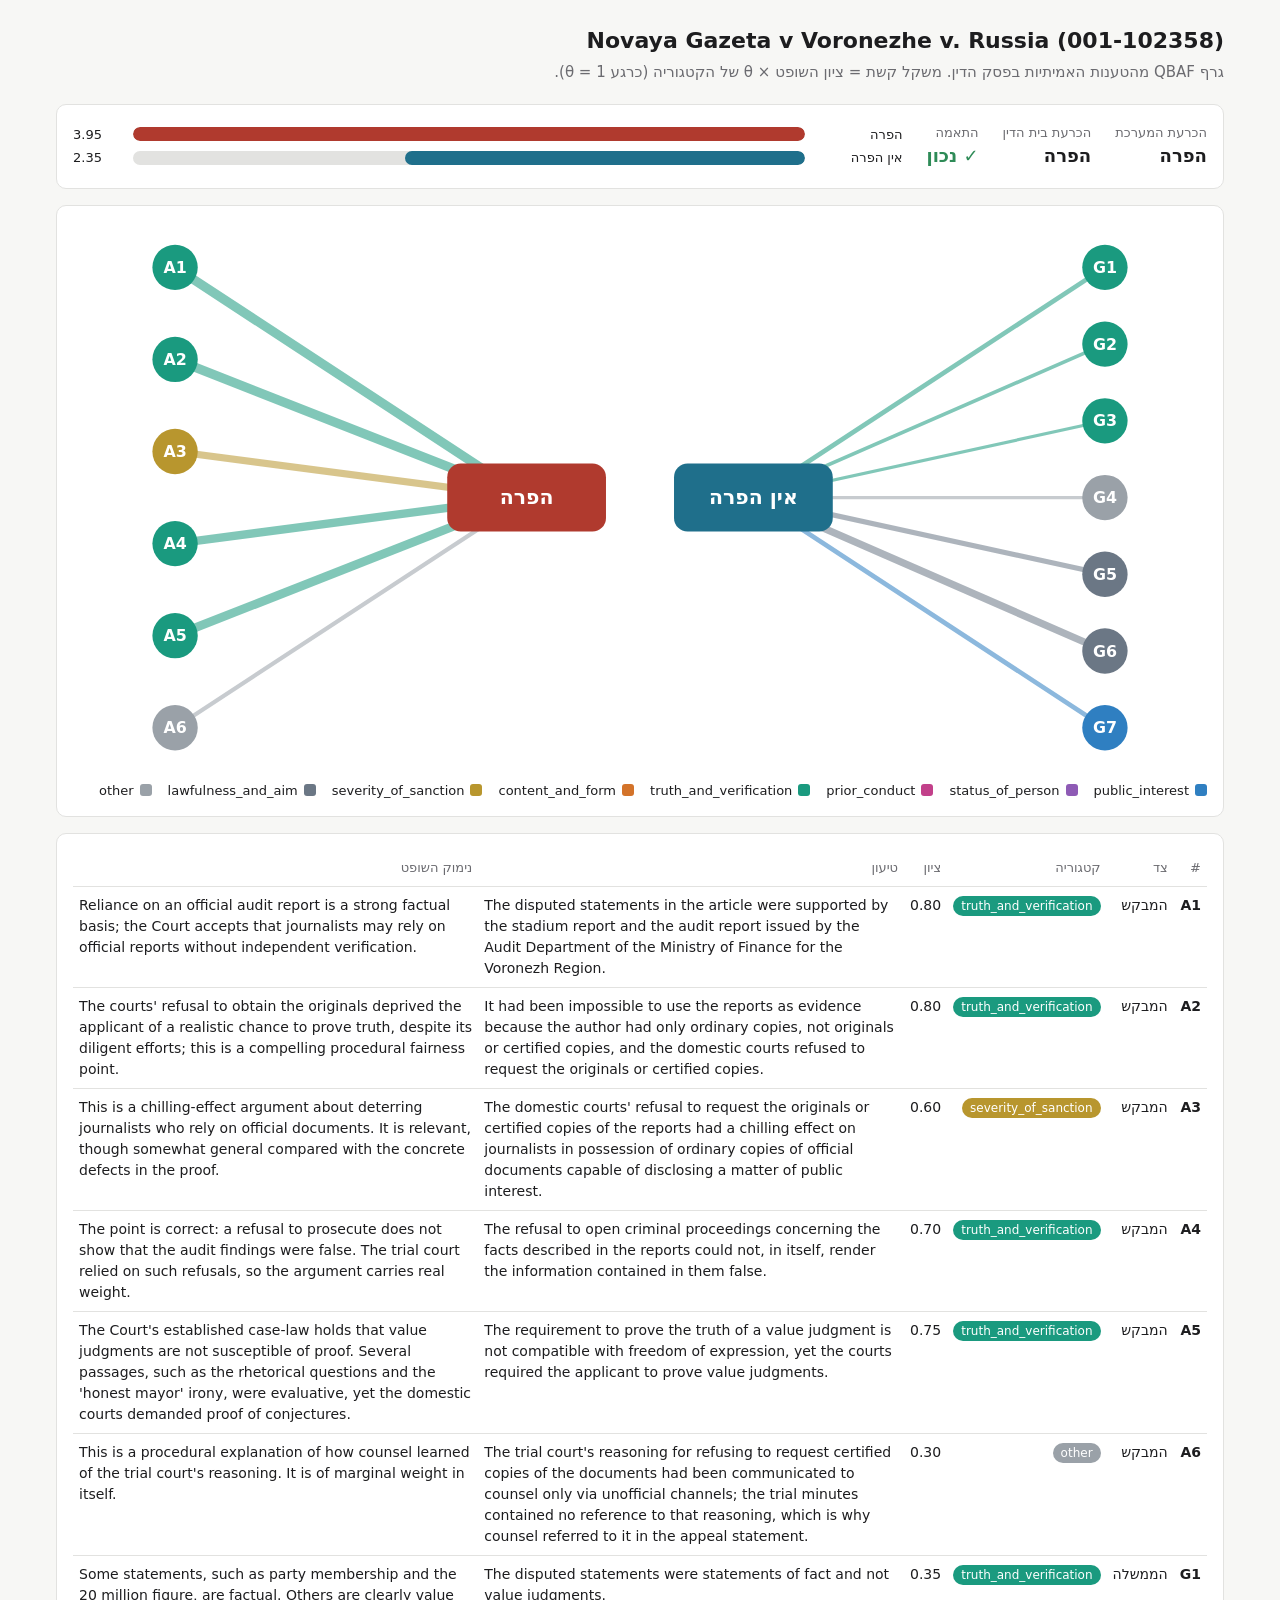
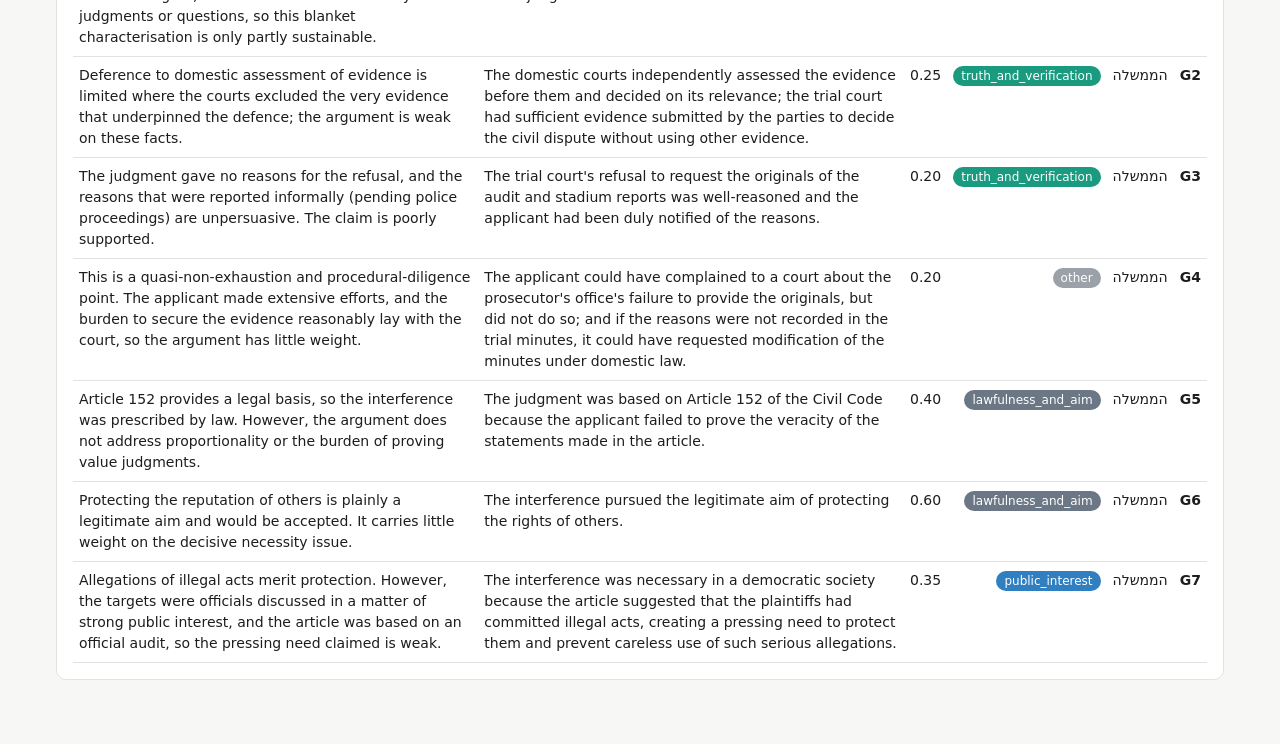
<file: data/graphs/001-102358.html>
<!doctype html>
<html lang="he" dir="rtl">
<head>
<meta charset="utf-8">
<meta name="viewport" content="width=device-width, initial-scale=1">
<title>QBAF Graph</title>
<style>
  :root {
    --bg: #f7f7f5; --panel: #ffffff; --text: #1d1d1f; --muted: #6b6b70; --line: #e2e2e0;
    --violation: #b03a2e; --no-violation: #1f6f8b;
  }
  @media (prefers-color-scheme: dark) {
    :root { --bg: #161618; --panel: #1f1f22; --text: #ececee; --muted: #9a9aa0; --line: #333338;
            --violation: #e06c5f; --no-violation: #5fb3d1; }
  }
  * { box-sizing: border-box; }
  body { margin: 0; background: var(--bg); color: var(--text);
         font: 15px/1.5 system-ui, -apple-system, "Segoe UI", Arial, sans-serif; }
  main { max-width: 1200px; margin: 0 auto; padding: 24px 16px 48px; }
  h1 { font-size: 22px; margin: 0 0 4px; }
  .sub { color: var(--muted); margin: 0 0 20px; }
  .panel { background: var(--panel); border: 1px solid var(--line); border-radius: 10px; padding: 16px; margin-bottom: 16px; }
  .verdict { display: flex; flex-wrap: wrap; gap: 24px; align-items: center; }
  .verdict .item b { display: block; font-size: 13px; color: var(--muted); font-weight: 500; }
  .verdict .item span { font-size: 18px; font-weight: 600; }
  .ok { color: #2e8b57; } .bad { color: #c0392b; }
  .bars { flex: 1 1 320px; }
  .bar { display: flex; align-items: center; gap: 8px; margin: 4px 0; }
  .bar .label { width: 90px; font-size: 13px; }
  .bar .track { flex: 1; height: 14px; background: var(--line); border-radius: 7px; overflow: hidden; }
  .bar .fill { height: 100%; border-radius: 7px; }
  .bar .num { width: 52px; font-variant-numeric: tabular-nums; font-size: 13px; text-align: left; }
  svg { width: 100%; height: auto; display: block; }
  .legend { display: flex; flex-wrap: wrap; gap: 6px 16px; font-size: 13px; margin-top: 8px; }
  .legend i { display: inline-block; width: 12px; height: 12px; border-radius: 3px; margin-left: 6px; vertical-align: -1px; }
  table { width: 100%; border-collapse: collapse; font-size: 14px; }
  th, td { text-align: right; padding: 8px 6px; border-bottom: 1px solid var(--line); vertical-align: top; }
  th { color: var(--muted); font-weight: 500; font-size: 13px; }
  td.en { direction: ltr; text-align: left; }
  tr.selected { background: color-mix(in srgb, var(--no-violation) 14%, transparent); }
  .chip { display: inline-block; padding: 1px 8px; border-radius: 10px; color: #fff; font-size: 12px; white-space: nowrap; }
  .table-wrap { overflow-x: auto; }
  .node { cursor: pointer; }
</style>
</head>
<body>
<main>
  <h1 id="title"></h1>
  <p class="sub">גרף QBAF מהטענות האמיתיות בפסק הדין. משקל קשת = ציון השופט × θ של הקטגוריה (כרגע θ = 1).</p>

  <section class="panel verdict">
    <div class="item"><b>הכרעת המערכת</b><span id="predicted"></span></div>
    <div class="item"><b>הכרעת בית הדין</b><span id="actual"></span></div>
    <div class="item"><b>התאמה</b><span id="match"></span></div>
    <div class="bars" id="bars"></div>
  </section>

  <section class="panel">
    <svg id="graph" role="img" aria-label="QBAF graph"></svg>
    <div class="legend" id="legend"></div>
  </section>

  <section class="panel table-wrap">
    <table>
      <thead><tr><th>#</th><th>צד</th><th>קטגוריה</th><th>ציון</th><th>טיעון</th><th>נימוק השופט</th></tr></thead>
      <tbody id="rows"></tbody>
    </table>
  </section>
</main>
<script>
const DATA = {
  "caseId" : "001-102358",
  "title" : "Novaya Gazeta v Voronezhe v. Russia",
  "actualOutcome" : "violation",
  "predictedOutcome" : "violation",
  "scores" : {
    "violation" : 3.95,
    "no_violation" : 2.35
  },
  "arguments" : [ {
    "id" : "A1",
    "side" : "applicant",
    "text" : "The disputed statements in the article were supported by the stadium report and the audit report issued by the Audit Department of the Ministry of Finance for the Voronezh Region.",
    "category" : "truth_and_verification",
    "strength" : 0.8,
    "weight" : 0.8,
    "supports" : "violation",
    "rationale" : "Reliance on an official audit report is a strong factual basis; the Court accepts that journalists may rely on official reports without independent verification."
  }, {
    "id" : "A2",
    "side" : "applicant",
    "text" : "It had been impossible to use the reports as evidence because the author had only ordinary copies, not originals or certified copies, and the domestic courts refused to request the originals or certified copies.",
    "category" : "truth_and_verification",
    "strength" : 0.8,
    "weight" : 0.8,
    "supports" : "violation",
    "rationale" : "The courts' refusal to obtain the originals deprived the applicant of a realistic chance to prove truth, despite its diligent efforts; this is a compelling procedural fairness point."
  }, {
    "id" : "A3",
    "side" : "applicant",
    "text" : "The domestic courts' refusal to request the originals or certified copies of the reports had a chilling effect on journalists in possession of ordinary copies of official documents capable of disclosing a matter of public interest.",
    "category" : "severity_of_sanction",
    "strength" : 0.6,
    "weight" : 0.6,
    "supports" : "violation",
    "rationale" : "This is a chilling-effect argument about deterring journalists who rely on official documents. It is relevant, though somewhat general compared with the concrete defects in the proof."
  }, {
    "id" : "A4",
    "side" : "applicant",
    "text" : "The refusal to open criminal proceedings concerning the facts described in the reports could not, in itself, render the information contained in them false.",
    "category" : "truth_and_verification",
    "strength" : 0.7,
    "weight" : 0.7,
    "supports" : "violation",
    "rationale" : "The point is correct: a refusal to prosecute does not show that the audit findings were false. The trial court relied on such refusals, so the argument carries real weight."
  }, {
    "id" : "A5",
    "side" : "applicant",
    "text" : "The requirement to prove the truth of a value judgment is not compatible with freedom of expression, yet the courts required the applicant to prove value judgments.",
    "category" : "truth_and_verification",
    "strength" : 0.75,
    "weight" : 0.75,
    "supports" : "violation",
    "rationale" : "The Court's established case-law holds that value judgments are not susceptible of proof. Several passages, such as the rhetorical questions and the 'honest mayor' irony, were evaluative, yet the domestic courts demanded proof of conjectures."
  }, {
    "id" : "A6",
    "side" : "applicant",
    "text" : "The trial court's reasoning for refusing to request certified copies of the documents had been communicated to counsel only via unofficial channels; the trial minutes contained no reference to that reasoning, which is why counsel referred to it in the appeal statement.",
    "category" : "other",
    "strength" : 0.3,
    "weight" : 0.3,
    "supports" : "violation",
    "rationale" : "This is a procedural explanation of how counsel learned of the trial court's reasoning. It is of marginal weight in itself."
  }, {
    "id" : "G1",
    "side" : "government",
    "text" : "The disputed statements were statements of fact and not value judgments.",
    "category" : "truth_and_verification",
    "strength" : 0.35,
    "weight" : 0.35,
    "supports" : "no_violation",
    "rationale" : "Some statements, such as party membership and the 20 million figure, are factual. Others are clearly value judgments or questions, so this blanket characterisation is only partly sustainable."
  }, {
    "id" : "G2",
    "side" : "government",
    "text" : "The domestic courts independently assessed the evidence before them and decided on its relevance; the trial court had sufficient evidence submitted by the parties to decide the civil dispute without using other evidence.",
    "category" : "truth_and_verification",
    "strength" : 0.25,
    "weight" : 0.25,
    "supports" : "no_violation",
    "rationale" : "Deference to domestic assessment of evidence is limited where the courts excluded the very evidence that underpinned the defence; the argument is weak on these facts."
  }, {
    "id" : "G3",
    "side" : "government",
    "text" : "The trial court's refusal to request the originals of the audit and stadium reports was well-reasoned and the applicant had been duly notified of the reasons.",
    "category" : "truth_and_verification",
    "strength" : 0.2,
    "weight" : 0.2,
    "supports" : "no_violation",
    "rationale" : "The judgment gave no reasons for the refusal, and the reasons that were reported informally (pending police proceedings) are unpersuasive. The claim is poorly supported."
  }, {
    "id" : "G4",
    "side" : "government",
    "text" : "The applicant could have complained to a court about the prosecutor's office's failure to provide the originals, but did not do so; and if the reasons were not recorded in the trial minutes, it could have requested modification of the minutes under domestic law.",
    "category" : "other",
    "strength" : 0.2,
    "weight" : 0.2,
    "supports" : "no_violation",
    "rationale" : "This is a quasi-non-exhaustion and procedural-diligence point. The applicant made extensive efforts, and the burden to secure the evidence reasonably lay with the court, so the argument has little weight."
  }, {
    "id" : "G5",
    "side" : "government",
    "text" : "The judgment was based on Article 152 of the Civil Code because the applicant failed to prove the veracity of the statements made in the article.",
    "category" : "lawfulness_and_aim",
    "strength" : 0.4,
    "weight" : 0.4,
    "supports" : "no_violation",
    "rationale" : "Article 152 provides a legal basis, so the interference was prescribed by law. However, the argument does not address proportionality or the burden of proving value judgments."
  }, {
    "id" : "G6",
    "side" : "government",
    "text" : "The interference pursued the legitimate aim of protecting the rights of others.",
    "category" : "lawfulness_and_aim",
    "strength" : 0.6,
    "weight" : 0.6,
    "supports" : "no_violation",
    "rationale" : "Protecting the reputation of others is plainly a legitimate aim and would be accepted. It carries little weight on the decisive necessity issue."
  }, {
    "id" : "G7",
    "side" : "government",
    "text" : "The interference was necessary in a democratic society because the article suggested that the plaintiffs had committed illegal acts, creating a pressing need to protect them and prevent careless use of such serious allegations.",
    "category" : "public_interest",
    "strength" : 0.35,
    "weight" : 0.35,
    "supports" : "no_violation",
    "rationale" : "Allegations of illegal acts merit protection. However, the targets were officials discussed in a matter of strong public interest, and the article was based on an official audit, so the pressing need claimed is weak."
  } ]
};

const COLORS = {
  public_interest: "#2f7fc1", status_of_person: "#8e5bb5", prior_conduct: "#c2408a",
  truth_and_verification: "#1a9a7f", content_and_form: "#d3732a", severity_of_sanction: "#b8962e",
  lawfulness_and_aim: "#6b7785", other: "#9aa1a8"
};
const LABELS = { violation: "הפרה", no_violation: "אין הפרה" };
const css = getComputedStyle(document.documentElement);
const decisionColor = d => css.getPropertyValue(d === "violation" ? "--violation" : "--no-violation").trim();

document.getElementById("title").textContent = DATA.title + " (" + DATA.caseId + ")";
document.getElementById("predicted").textContent = LABELS[DATA.predictedOutcome] || DATA.predictedOutcome;
document.getElementById("actual").textContent = LABELS[DATA.actualOutcome];
const match = document.getElementById("match");
match.textContent = DATA.predictedOutcome === DATA.actualOutcome ? "✓ נכון" : "✗ לא נכון";
match.className = DATA.predictedOutcome === DATA.actualOutcome ? "ok" : "bad";

const maxScore = Math.max(...Object.values(DATA.scores), 0.001);
document.getElementById("bars").innerHTML = Object.entries(DATA.scores).map(([d, v]) =>
  `<div class="bar"><span class="label">${LABELS[d]}</span>
     <span class="track"><span class="fill" style="display:block;width:${(v / maxScore) * 100}%;background:${decisionColor(d)}"></span></span>
     <span class="num">${v.toFixed(2)}</span></div>`).join("");

// פריסה: טיעוני המבקש משמאל → "הפרה"; טיעוני הממשלה מימין → "אין הפרה"
const applicant = DATA.arguments.filter(a => a.side === "applicant");
const government = DATA.arguments.filter(a => a.side === "government");
const rowGap = 58, padTop = 40;
const height = padTop * 2 + Math.max(applicant.length, government.length, 2) * rowGap;
const W = 1000, colA = 90, colG = W - 90, decA = 400, decG = 600;
const svg = document.getElementById("graph");
svg.setAttribute("viewBox", `0 0 ${W} ${height}`);
const NS = "http://www.w3.org/2000/svg";
const el = (tag, attrs, parent = svg) => {
  const e = document.createElementNS(NS, tag);
  for (const [k, v] of Object.entries(attrs)) e.setAttribute(k, v);
  parent.appendChild(e);
  return e;
};
const yOf = (i, n) => padTop + (height - 2 * padTop) * (n === 1 ? 0.5 : i / (n - 1));
const decY = height / 2;

function drawSide(list, x, decX) {
  list.forEach((a, i) => {
    const y = yOf(i, list.length);
    el("line", { x1: x, y1: y, x2: decX, y2: decY, stroke: COLORS[a.category],
                 "stroke-width": 1 + a.weight * 9, "stroke-opacity": 0.55, "stroke-linecap": "round" });
    a._pos = { x, y };
  });
}
drawSide(applicant, colA, decA);
drawSide(government, colG, decG);

for (const [d, x] of [["violation", decA], ["no_violation", decG]]) {
  el("rect", { x: x - 70, y: decY - 30, width: 140, height: 60, rx: 12, fill: decisionColor(d) });
  const t = el("text", { x, y: decY + 6, "text-anchor": "middle", fill: "#fff", "font-size": 18, "font-weight": 600 });
  t.textContent = LABELS[d];
}

for (const a of DATA.arguments) {
  const g = el("g", { class: "node", "data-id": a.id });
  el("circle", { cx: a._pos.x, cy: a._pos.y, r: 20, fill: COLORS[a.category] }, g);
  const t = el("text", { x: a._pos.x, y: a._pos.y + 5, "text-anchor": "middle", fill: "#fff", "font-size": 14, "font-weight": 600 }, g);
  t.textContent = a.id;
  const tip = el("title", {}, g);
  tip.textContent = `${a.id} · ${a.category} · ${a.strength.toFixed(2)}\n${a.text}`;
  g.addEventListener("click", () => select(a.id));
}

document.getElementById("legend").innerHTML = Object.entries(COLORS)
  .map(([c, col]) => `<span><i style="background:${col}"></i>${c}</span>`).join("");

const rows = document.getElementById("rows");
rows.innerHTML = DATA.arguments.map(a =>
  `<tr id="row-${a.id}"><td><b>${a.id}</b></td><td>${a.side === "applicant" ? "המבקש" : "הממשלה"}</td>
     <td><span class="chip" style="background:${COLORS[a.category]}">${a.category}</span></td>
     <td>${a.strength.toFixed(2)}</td><td class="en"></td><td class="en"></td></tr>`).join("");
DATA.arguments.forEach(a => {
  const cells = document.querySelectorAll(`#row-${a.id} td.en`);
  cells[0].textContent = a.text;
  cells[1].textContent = a.rationale;
});

function select(id) {
  document.querySelectorAll("tr.selected").forEach(r => r.classList.remove("selected"));
  const row = document.getElementById("row-" + id);
  row.classList.add("selected");
  row.scrollIntoView({ behavior: "smooth", block: "center" });
}
</script>
</body>
</html>
</file>
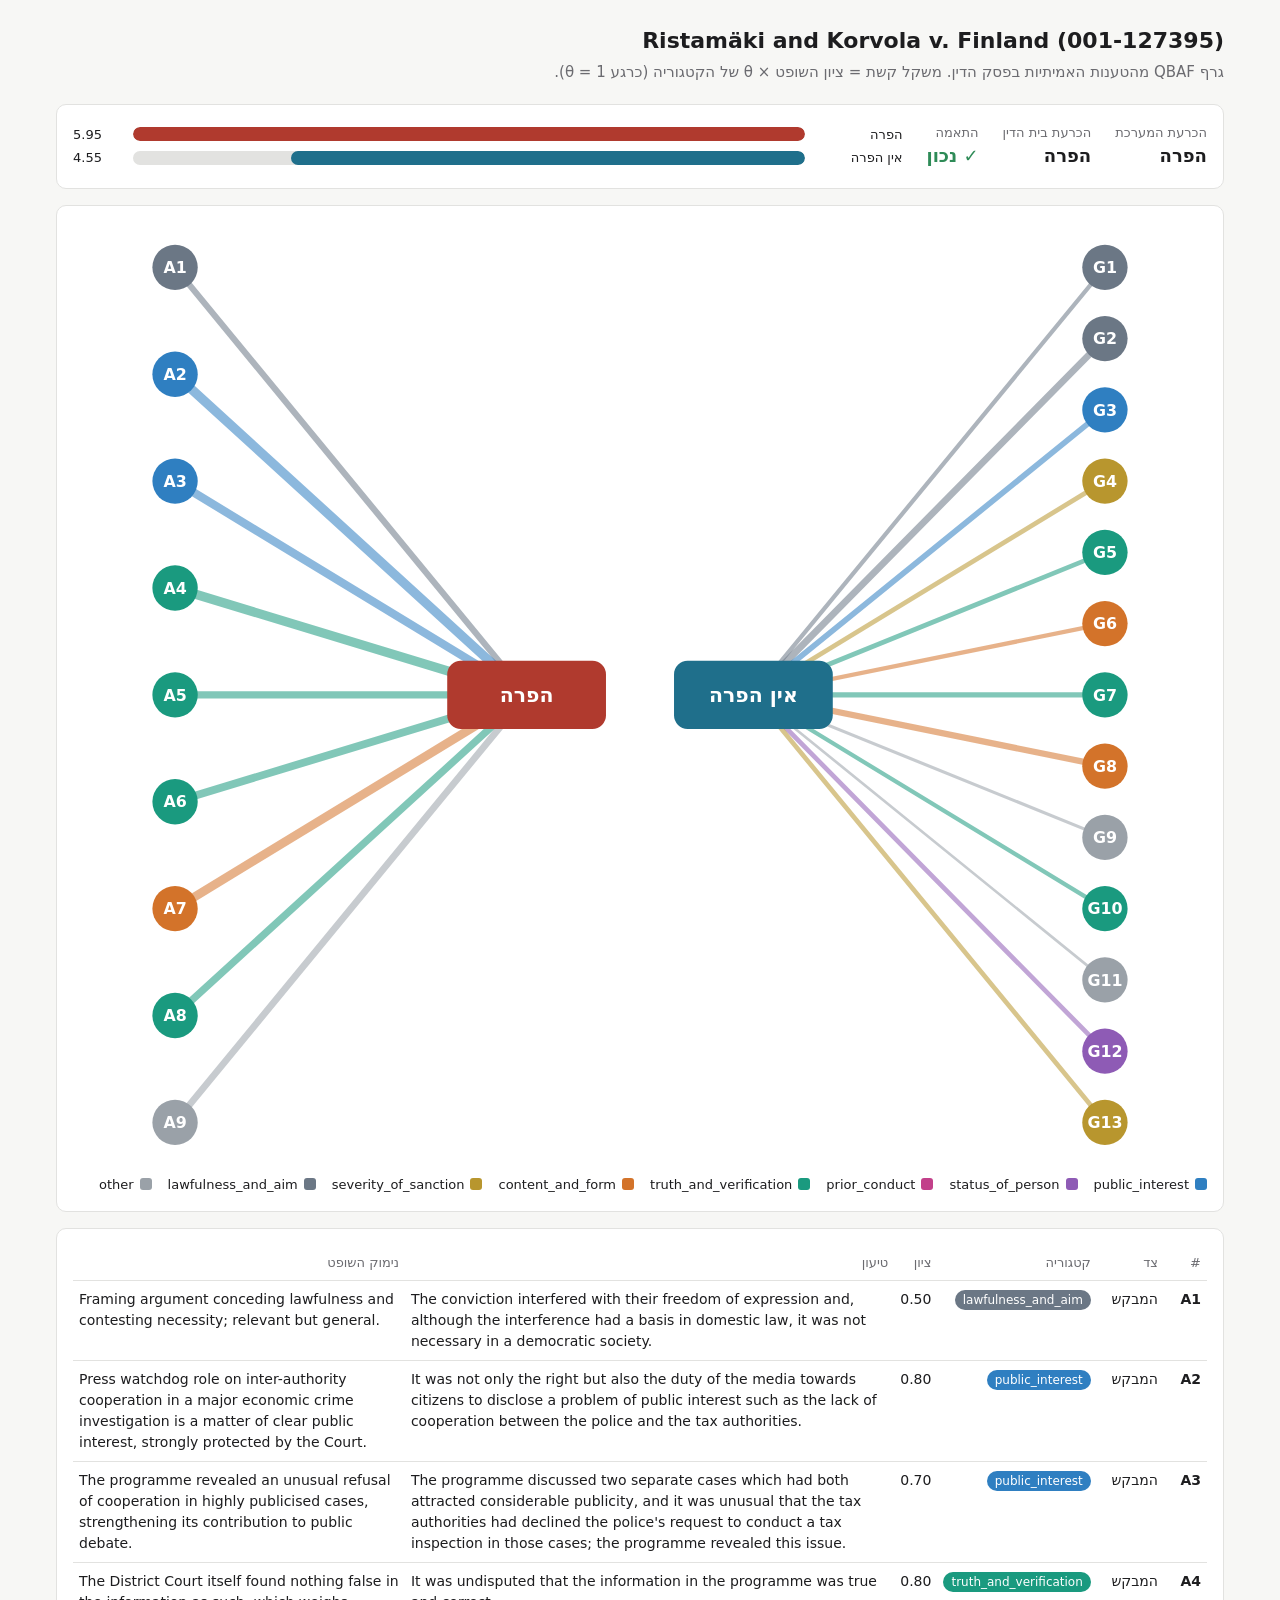
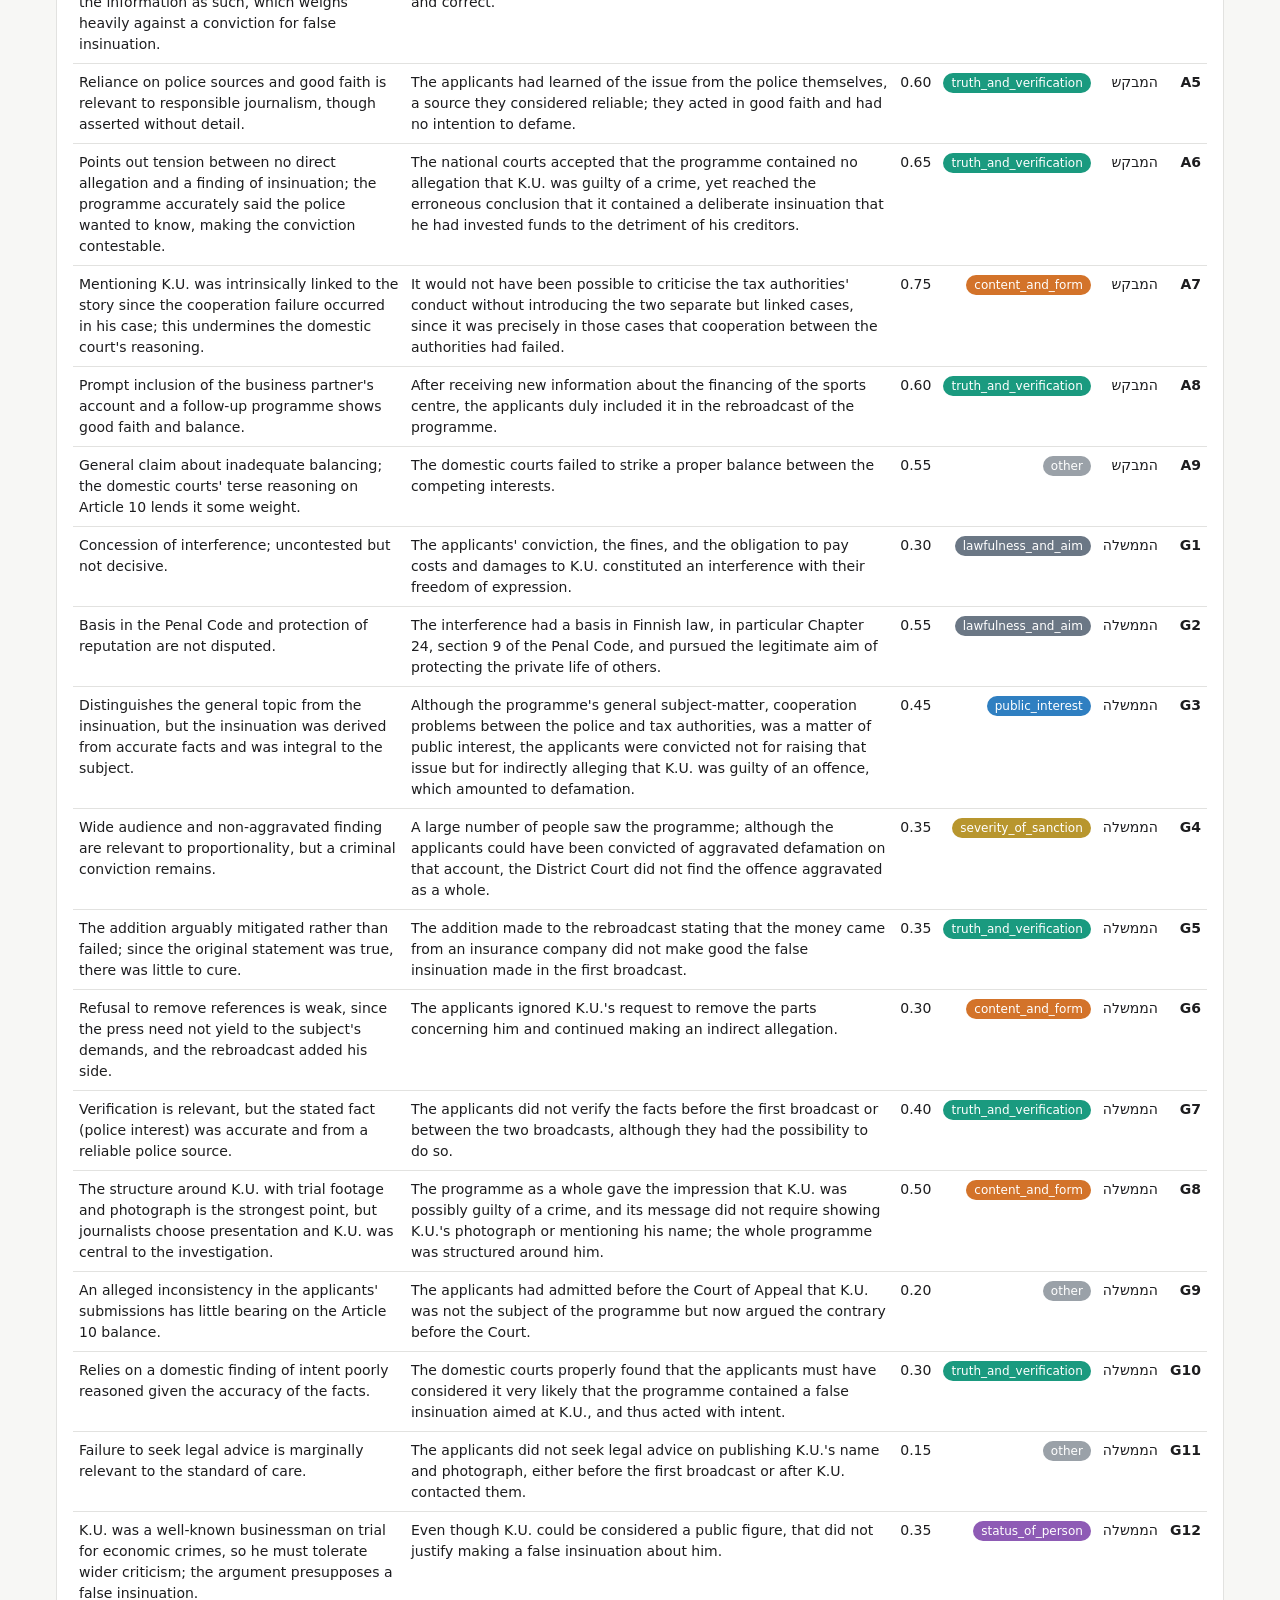
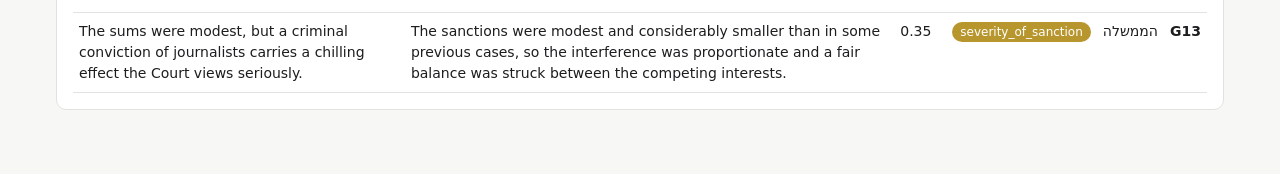
<file: data/graphs/001-127395.html>
<!doctype html>
<html lang="he" dir="rtl">
<head>
<meta charset="utf-8">
<meta name="viewport" content="width=device-width, initial-scale=1">
<title>QBAF Graph</title>
<style>
  :root {
    --bg: #f7f7f5; --panel: #ffffff; --text: #1d1d1f; --muted: #6b6b70; --line: #e2e2e0;
    --violation: #b03a2e; --no-violation: #1f6f8b;
  }
  @media (prefers-color-scheme: dark) {
    :root { --bg: #161618; --panel: #1f1f22; --text: #ececee; --muted: #9a9aa0; --line: #333338;
            --violation: #e06c5f; --no-violation: #5fb3d1; }
  }
  * { box-sizing: border-box; }
  body { margin: 0; background: var(--bg); color: var(--text);
         font: 15px/1.5 system-ui, -apple-system, "Segoe UI", Arial, sans-serif; }
  main { max-width: 1200px; margin: 0 auto; padding: 24px 16px 48px; }
  h1 { font-size: 22px; margin: 0 0 4px; }
  .sub { color: var(--muted); margin: 0 0 20px; }
  .panel { background: var(--panel); border: 1px solid var(--line); border-radius: 10px; padding: 16px; margin-bottom: 16px; }
  .verdict { display: flex; flex-wrap: wrap; gap: 24px; align-items: center; }
  .verdict .item b { display: block; font-size: 13px; color: var(--muted); font-weight: 500; }
  .verdict .item span { font-size: 18px; font-weight: 600; }
  .ok { color: #2e8b57; } .bad { color: #c0392b; }
  .bars { flex: 1 1 320px; }
  .bar { display: flex; align-items: center; gap: 8px; margin: 4px 0; }
  .bar .label { width: 90px; font-size: 13px; }
  .bar .track { flex: 1; height: 14px; background: var(--line); border-radius: 7px; overflow: hidden; }
  .bar .fill { height: 100%; border-radius: 7px; }
  .bar .num { width: 52px; font-variant-numeric: tabular-nums; font-size: 13px; text-align: left; }
  svg { width: 100%; height: auto; display: block; }
  .legend { display: flex; flex-wrap: wrap; gap: 6px 16px; font-size: 13px; margin-top: 8px; }
  .legend i { display: inline-block; width: 12px; height: 12px; border-radius: 3px; margin-left: 6px; vertical-align: -1px; }
  table { width: 100%; border-collapse: collapse; font-size: 14px; }
  th, td { text-align: right; padding: 8px 6px; border-bottom: 1px solid var(--line); vertical-align: top; }
  th { color: var(--muted); font-weight: 500; font-size: 13px; }
  td.en { direction: ltr; text-align: left; }
  tr.selected { background: color-mix(in srgb, var(--no-violation) 14%, transparent); }
  .chip { display: inline-block; padding: 1px 8px; border-radius: 10px; color: #fff; font-size: 12px; white-space: nowrap; }
  .table-wrap { overflow-x: auto; }
  .node { cursor: pointer; }
</style>
</head>
<body>
<main>
  <h1 id="title"></h1>
  <p class="sub">גרף QBAF מהטענות האמיתיות בפסק הדין. משקל קשת = ציון השופט × θ של הקטגוריה (כרגע θ = 1).</p>

  <section class="panel verdict">
    <div class="item"><b>הכרעת המערכת</b><span id="predicted"></span></div>
    <div class="item"><b>הכרעת בית הדין</b><span id="actual"></span></div>
    <div class="item"><b>התאמה</b><span id="match"></span></div>
    <div class="bars" id="bars"></div>
  </section>

  <section class="panel">
    <svg id="graph" role="img" aria-label="QBAF graph"></svg>
    <div class="legend" id="legend"></div>
  </section>

  <section class="panel table-wrap">
    <table>
      <thead><tr><th>#</th><th>צד</th><th>קטגוריה</th><th>ציון</th><th>טיעון</th><th>נימוק השופט</th></tr></thead>
      <tbody id="rows"></tbody>
    </table>
  </section>
</main>
<script>
const DATA = {
  "caseId" : "001-127395",
  "title" : "Ristamäki and Korvola v. Finland",
  "actualOutcome" : "violation",
  "predictedOutcome" : "violation",
  "scores" : {
    "violation" : 5.949999999999999,
    "no_violation" : 4.549999999999999
  },
  "arguments" : [ {
    "id" : "A1",
    "side" : "applicant",
    "text" : "The conviction interfered with their freedom of expression and, although the interference had a basis in domestic law, it was not necessary in a democratic society.",
    "category" : "lawfulness_and_aim",
    "strength" : 0.5,
    "weight" : 0.5,
    "supports" : "violation",
    "rationale" : "Framing argument conceding lawfulness and contesting necessity; relevant but general."
  }, {
    "id" : "A2",
    "side" : "applicant",
    "text" : "It was not only the right but also the duty of the media towards citizens to disclose a problem of public interest such as the lack of cooperation between the police and the tax authorities.",
    "category" : "public_interest",
    "strength" : 0.8,
    "weight" : 0.8,
    "supports" : "violation",
    "rationale" : "Press watchdog role on inter-authority cooperation in a major economic crime investigation is a matter of clear public interest, strongly protected by the Court."
  }, {
    "id" : "A3",
    "side" : "applicant",
    "text" : "The programme discussed two separate cases which had both attracted considerable publicity, and it was unusual that the tax authorities had declined the police's request to conduct a tax inspection in those cases; the programme revealed this issue.",
    "category" : "public_interest",
    "strength" : 0.7,
    "weight" : 0.7,
    "supports" : "violation",
    "rationale" : "The programme revealed an unusual refusal of cooperation in highly publicised cases, strengthening its contribution to public debate."
  }, {
    "id" : "A4",
    "side" : "applicant",
    "text" : "It was undisputed that the information in the programme was true and correct.",
    "category" : "truth_and_verification",
    "strength" : 0.8,
    "weight" : 0.8,
    "supports" : "violation",
    "rationale" : "The District Court itself found nothing false in the information as such, which weighs heavily against a conviction for false insinuation."
  }, {
    "id" : "A5",
    "side" : "applicant",
    "text" : "The applicants had learned of the issue from the police themselves, a source they considered reliable; they acted in good faith and had no intention to defame.",
    "category" : "truth_and_verification",
    "strength" : 0.6,
    "weight" : 0.6,
    "supports" : "violation",
    "rationale" : "Reliance on police sources and good faith is relevant to responsible journalism, though asserted without detail."
  }, {
    "id" : "A6",
    "side" : "applicant",
    "text" : "The national courts accepted that the programme contained no allegation that K.U. was guilty of a crime, yet reached the erroneous conclusion that it contained a deliberate insinuation that he had invested funds to the detriment of his creditors.",
    "category" : "truth_and_verification",
    "strength" : 0.65,
    "weight" : 0.65,
    "supports" : "violation",
    "rationale" : "Points out tension between no direct allegation and a finding of insinuation; the programme accurately said the police wanted to know, making the conviction contestable."
  }, {
    "id" : "A7",
    "side" : "applicant",
    "text" : "It would not have been possible to criticise the tax authorities' conduct without introducing the two separate but linked cases, since it was precisely in those cases that cooperation between the authorities had failed.",
    "category" : "content_and_form",
    "strength" : 0.75,
    "weight" : 0.75,
    "supports" : "violation",
    "rationale" : "Mentioning K.U. was intrinsically linked to the story since the cooperation failure occurred in his case; this undermines the domestic court's reasoning."
  }, {
    "id" : "A8",
    "side" : "applicant",
    "text" : "After receiving new information about the financing of the sports centre, the applicants duly included it in the rebroadcast of the programme.",
    "category" : "truth_and_verification",
    "strength" : 0.6,
    "weight" : 0.6,
    "supports" : "violation",
    "rationale" : "Prompt inclusion of the business partner's account and a follow-up programme shows good faith and balance."
  }, {
    "id" : "A9",
    "side" : "applicant",
    "text" : "The domestic courts failed to strike a proper balance between the competing interests.",
    "category" : "other",
    "strength" : 0.55,
    "weight" : 0.55,
    "supports" : "violation",
    "rationale" : "General claim about inadequate balancing; the domestic courts' terse reasoning on Article 10 lends it some weight."
  }, {
    "id" : "G1",
    "side" : "government",
    "text" : "The applicants' conviction, the fines, and the obligation to pay costs and damages to K.U. constituted an interference with their freedom of expression.",
    "category" : "lawfulness_and_aim",
    "strength" : 0.3,
    "weight" : 0.3,
    "supports" : "no_violation",
    "rationale" : "Concession of interference; uncontested but not decisive."
  }, {
    "id" : "G2",
    "side" : "government",
    "text" : "The interference had a basis in Finnish law, in particular Chapter 24, section 9 of the Penal Code, and pursued the legitimate aim of protecting the private life of others.",
    "category" : "lawfulness_and_aim",
    "strength" : 0.55,
    "weight" : 0.55,
    "supports" : "no_violation",
    "rationale" : "Basis in the Penal Code and protection of reputation are not disputed."
  }, {
    "id" : "G3",
    "side" : "government",
    "text" : "Although the programme's general subject-matter, cooperation problems between the police and tax authorities, was a matter of public interest, the applicants were convicted not for raising that issue but for indirectly alleging that K.U. was guilty of an offence, which amounted to defamation.",
    "category" : "public_interest",
    "strength" : 0.45,
    "weight" : 0.45,
    "supports" : "no_violation",
    "rationale" : "Distinguishes the general topic from the insinuation, but the insinuation was derived from accurate facts and was integral to the subject."
  }, {
    "id" : "G4",
    "side" : "government",
    "text" : "A large number of people saw the programme; although the applicants could have been convicted of aggravated defamation on that account, the District Court did not find the offence aggravated as a whole.",
    "category" : "severity_of_sanction",
    "strength" : 0.35,
    "weight" : 0.35,
    "supports" : "no_violation",
    "rationale" : "Wide audience and non-aggravated finding are relevant to proportionality, but a criminal conviction remains."
  }, {
    "id" : "G5",
    "side" : "government",
    "text" : "The addition made to the rebroadcast stating that the money came from an insurance company did not make good the false insinuation made in the first broadcast.",
    "category" : "truth_and_verification",
    "strength" : 0.35,
    "weight" : 0.35,
    "supports" : "no_violation",
    "rationale" : "The addition arguably mitigated rather than failed; since the original statement was true, there was little to cure."
  }, {
    "id" : "G6",
    "side" : "government",
    "text" : "The applicants ignored K.U.'s request to remove the parts concerning him and continued making an indirect allegation.",
    "category" : "content_and_form",
    "strength" : 0.3,
    "weight" : 0.3,
    "supports" : "no_violation",
    "rationale" : "Refusal to remove references is weak, since the press need not yield to the subject's demands, and the rebroadcast added his side."
  }, {
    "id" : "G7",
    "side" : "government",
    "text" : "The applicants did not verify the facts before the first broadcast or between the two broadcasts, although they had the possibility to do so.",
    "category" : "truth_and_verification",
    "strength" : 0.4,
    "weight" : 0.4,
    "supports" : "no_violation",
    "rationale" : "Verification is relevant, but the stated fact (police interest) was accurate and from a reliable police source."
  }, {
    "id" : "G8",
    "side" : "government",
    "text" : "The programme as a whole gave the impression that K.U. was possibly guilty of a crime, and its message did not require showing K.U.'s photograph or mentioning his name; the whole programme was structured around him.",
    "category" : "content_and_form",
    "strength" : 0.5,
    "weight" : 0.5,
    "supports" : "no_violation",
    "rationale" : "The structure around K.U. with trial footage and photograph is the strongest point, but journalists choose presentation and K.U. was central to the investigation."
  }, {
    "id" : "G9",
    "side" : "government",
    "text" : "The applicants had admitted before the Court of Appeal that K.U. was not the subject of the programme but now argued the contrary before the Court.",
    "category" : "other",
    "strength" : 0.2,
    "weight" : 0.2,
    "supports" : "no_violation",
    "rationale" : "An alleged inconsistency in the applicants' submissions has little bearing on the Article 10 balance."
  }, {
    "id" : "G10",
    "side" : "government",
    "text" : "The domestic courts properly found that the applicants must have considered it very likely that the programme contained a false insinuation aimed at K.U., and thus acted with intent.",
    "category" : "truth_and_verification",
    "strength" : 0.3,
    "weight" : 0.3,
    "supports" : "no_violation",
    "rationale" : "Relies on a domestic finding of intent poorly reasoned given the accuracy of the facts."
  }, {
    "id" : "G11",
    "side" : "government",
    "text" : "The applicants did not seek legal advice on publishing K.U.'s name and photograph, either before the first broadcast or after K.U. contacted them.",
    "category" : "other",
    "strength" : 0.15,
    "weight" : 0.15,
    "supports" : "no_violation",
    "rationale" : "Failure to seek legal advice is marginally relevant to the standard of care."
  }, {
    "id" : "G12",
    "side" : "government",
    "text" : "Even though K.U. could be considered a public figure, that did not justify making a false insinuation about him.",
    "category" : "status_of_person",
    "strength" : 0.35,
    "weight" : 0.35,
    "supports" : "no_violation",
    "rationale" : "K.U. was a well-known businessman on trial for economic crimes, so he must tolerate wider criticism; the argument presupposes a false insinuation."
  }, {
    "id" : "G13",
    "side" : "government",
    "text" : "The sanctions were modest and considerably smaller than in some previous cases, so the interference was proportionate and a fair balance was struck between the competing interests.",
    "category" : "severity_of_sanction",
    "strength" : 0.35,
    "weight" : 0.35,
    "supports" : "no_violation",
    "rationale" : "The sums were modest, but a criminal conviction of journalists carries a chilling effect the Court views seriously."
  } ]
};

const COLORS = {
  public_interest: "#2f7fc1", status_of_person: "#8e5bb5", prior_conduct: "#c2408a",
  truth_and_verification: "#1a9a7f", content_and_form: "#d3732a", severity_of_sanction: "#b8962e",
  lawfulness_and_aim: "#6b7785", other: "#9aa1a8"
};
const LABELS = { violation: "הפרה", no_violation: "אין הפרה" };
const css = getComputedStyle(document.documentElement);
const decisionColor = d => css.getPropertyValue(d === "violation" ? "--violation" : "--no-violation").trim();

document.getElementById("title").textContent = DATA.title + " (" + DATA.caseId + ")";
document.getElementById("predicted").textContent = LABELS[DATA.predictedOutcome] || DATA.predictedOutcome;
document.getElementById("actual").textContent = LABELS[DATA.actualOutcome];
const match = document.getElementById("match");
match.textContent = DATA.predictedOutcome === DATA.actualOutcome ? "✓ נכון" : "✗ לא נכון";
match.className = DATA.predictedOutcome === DATA.actualOutcome ? "ok" : "bad";

const maxScore = Math.max(...Object.values(DATA.scores), 0.001);
document.getElementById("bars").innerHTML = Object.entries(DATA.scores).map(([d, v]) =>
  `<div class="bar"><span class="label">${LABELS[d]}</span>
     <span class="track"><span class="fill" style="display:block;width:${(v / maxScore) * 100}%;background:${decisionColor(d)}"></span></span>
     <span class="num">${v.toFixed(2)}</span></div>`).join("");

// פריסה: טיעוני המבקש משמאל → "הפרה"; טיעוני הממשלה מימין → "אין הפרה"
const applicant = DATA.arguments.filter(a => a.side === "applicant");
const government = DATA.arguments.filter(a => a.side === "government");
const rowGap = 58, padTop = 40;
const height = padTop * 2 + Math.max(applicant.length, government.length, 2) * rowGap;
const W = 1000, colA = 90, colG = W - 90, decA = 400, decG = 600;
const svg = document.getElementById("graph");
svg.setAttribute("viewBox", `0 0 ${W} ${height}`);
const NS = "http://www.w3.org/2000/svg";
const el = (tag, attrs, parent = svg) => {
  const e = document.createElementNS(NS, tag);
  for (const [k, v] of Object.entries(attrs)) e.setAttribute(k, v);
  parent.appendChild(e);
  return e;
};
const yOf = (i, n) => padTop + (height - 2 * padTop) * (n === 1 ? 0.5 : i / (n - 1));
const decY = height / 2;

function drawSide(list, x, decX) {
  list.forEach((a, i) => {
    const y = yOf(i, list.length);
    el("line", { x1: x, y1: y, x2: decX, y2: decY, stroke: COLORS[a.category],
                 "stroke-width": 1 + a.weight * 9, "stroke-opacity": 0.55, "stroke-linecap": "round" });
    a._pos = { x, y };
  });
}
drawSide(applicant, colA, decA);
drawSide(government, colG, decG);

for (const [d, x] of [["violation", decA], ["no_violation", decG]]) {
  el("rect", { x: x - 70, y: decY - 30, width: 140, height: 60, rx: 12, fill: decisionColor(d) });
  const t = el("text", { x, y: decY + 6, "text-anchor": "middle", fill: "#fff", "font-size": 18, "font-weight": 600 });
  t.textContent = LABELS[d];
}

for (const a of DATA.arguments) {
  const g = el("g", { class: "node", "data-id": a.id });
  el("circle", { cx: a._pos.x, cy: a._pos.y, r: 20, fill: COLORS[a.category] }, g);
  const t = el("text", { x: a._pos.x, y: a._pos.y + 5, "text-anchor": "middle", fill: "#fff", "font-size": 14, "font-weight": 600 }, g);
  t.textContent = a.id;
  const tip = el("title", {}, g);
  tip.textContent = `${a.id} · ${a.category} · ${a.strength.toFixed(2)}\n${a.text}`;
  g.addEventListener("click", () => select(a.id));
}

document.getElementById("legend").innerHTML = Object.entries(COLORS)
  .map(([c, col]) => `<span><i style="background:${col}"></i>${c}</span>`).join("");

const rows = document.getElementById("rows");
rows.innerHTML = DATA.arguments.map(a =>
  `<tr id="row-${a.id}"><td><b>${a.id}</b></td><td>${a.side === "applicant" ? "המבקש" : "הממשלה"}</td>
     <td><span class="chip" style="background:${COLORS[a.category]}">${a.category}</span></td>
     <td>${a.strength.toFixed(2)}</td><td class="en"></td><td class="en"></td></tr>`).join("");
DATA.arguments.forEach(a => {
  const cells = document.querySelectorAll(`#row-${a.id} td.en`);
  cells[0].textContent = a.text;
  cells[1].textContent = a.rationale;
});

function select(id) {
  document.querySelectorAll("tr.selected").forEach(r => r.classList.remove("selected"));
  const row = document.getElementById("row-" + id);
  row.classList.add("selected");
  row.scrollIntoView({ behavior: "smooth", block: "center" });
}
</script>
</body>
</html>
</file>
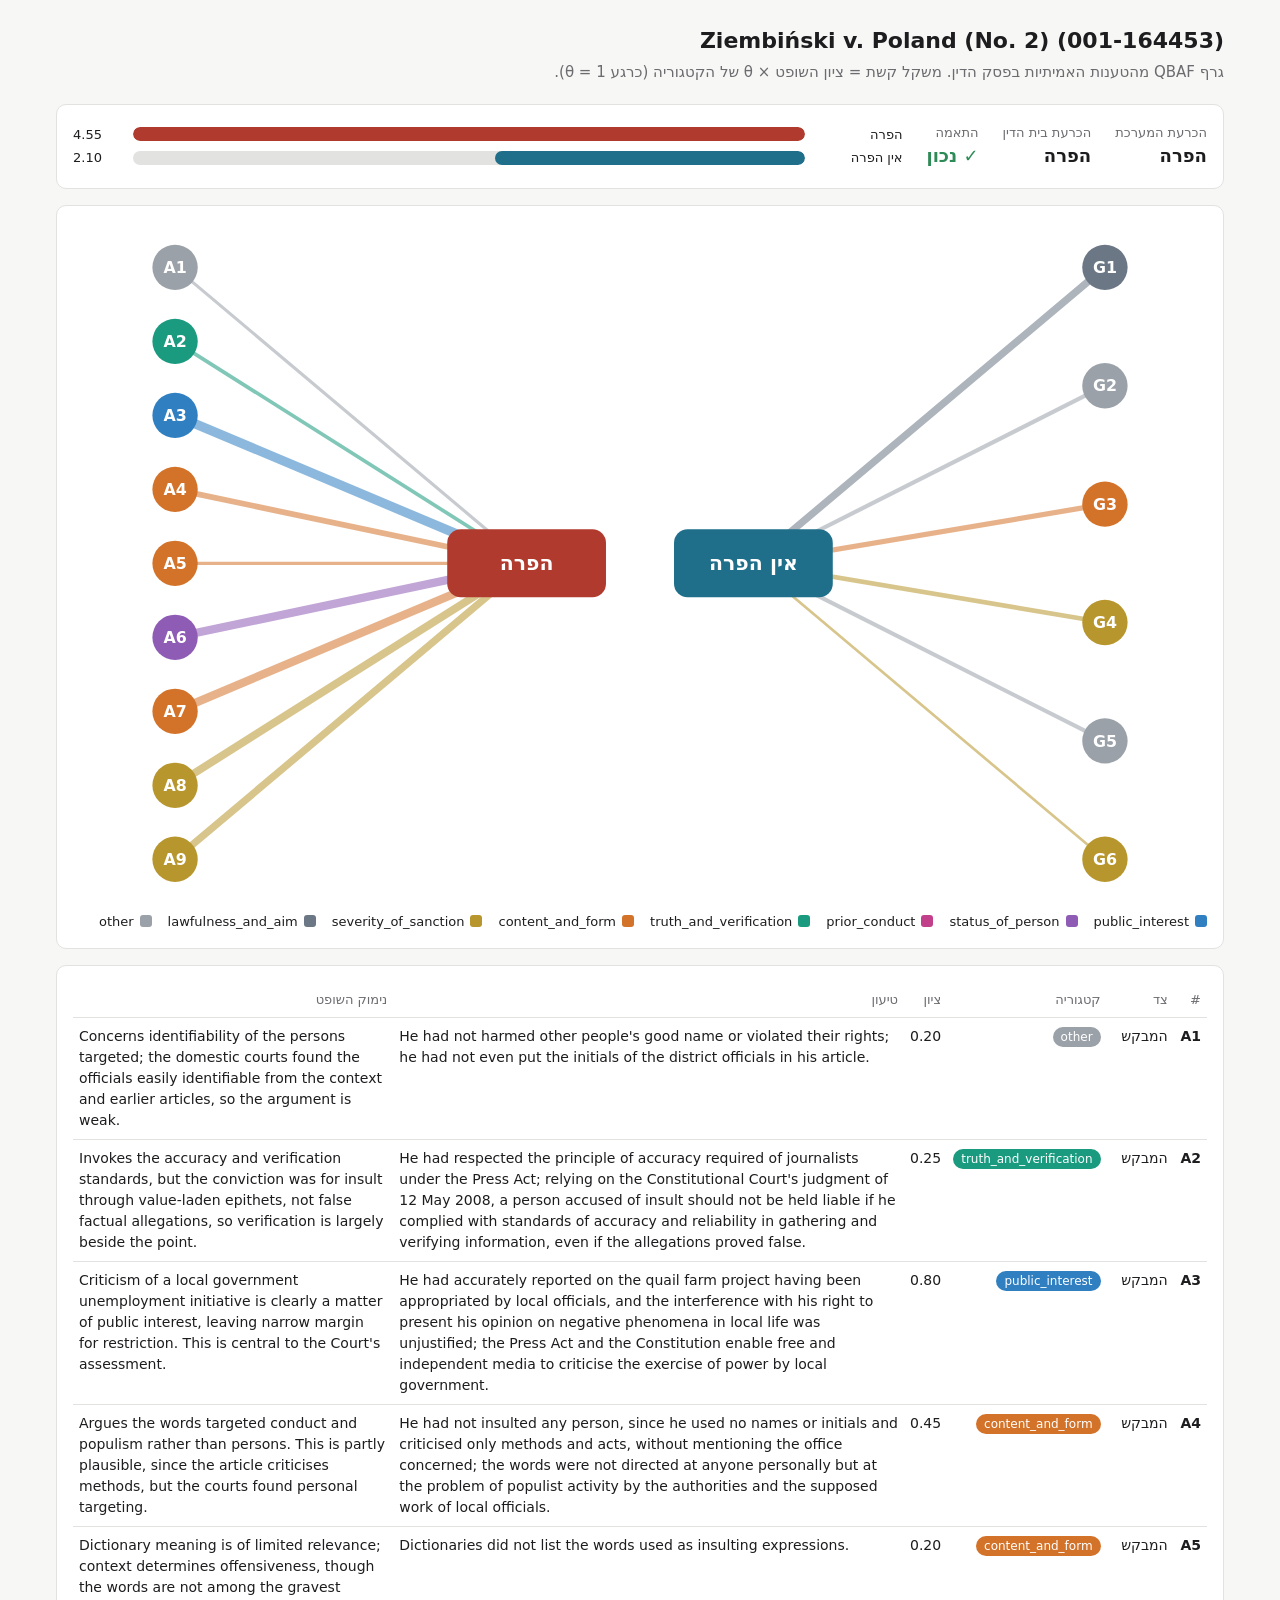
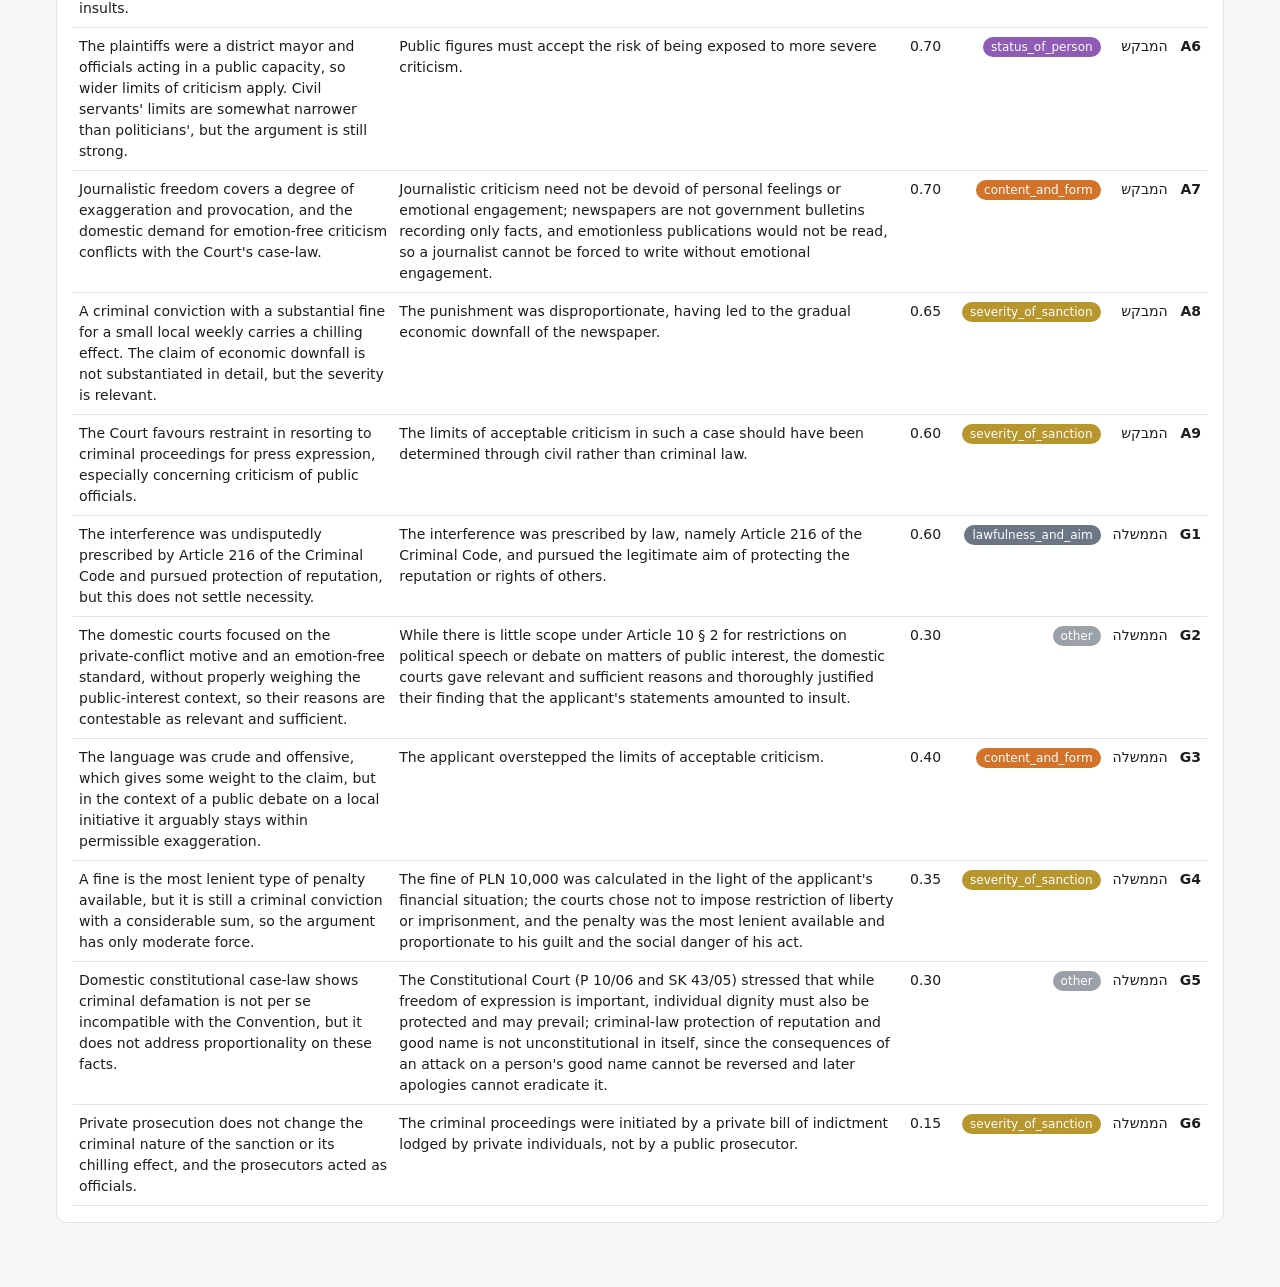
<file: data/graphs/001-164453-v1.html>
<!doctype html>
<html lang="he" dir="rtl">
<head>
<meta charset="utf-8">
<meta name="viewport" content="width=device-width, initial-scale=1">
<title>QBAF Graph</title>
<style>
  :root {
    --bg: #f7f7f5; --panel: #ffffff; --text: #1d1d1f; --muted: #6b6b70; --line: #e2e2e0;
    --violation: #b03a2e; --no-violation: #1f6f8b;
  }
  @media (prefers-color-scheme: dark) {
    :root { --bg: #161618; --panel: #1f1f22; --text: #ececee; --muted: #9a9aa0; --line: #333338;
            --violation: #e06c5f; --no-violation: #5fb3d1; }
  }
  * { box-sizing: border-box; }
  body { margin: 0; background: var(--bg); color: var(--text);
         font: 15px/1.5 system-ui, -apple-system, "Segoe UI", Arial, sans-serif; }
  main { max-width: 1200px; margin: 0 auto; padding: 24px 16px 48px; }
  h1 { font-size: 22px; margin: 0 0 4px; }
  .sub { color: var(--muted); margin: 0 0 20px; }
  .panel { background: var(--panel); border: 1px solid var(--line); border-radius: 10px; padding: 16px; margin-bottom: 16px; }
  .verdict { display: flex; flex-wrap: wrap; gap: 24px; align-items: center; }
  .verdict .item b { display: block; font-size: 13px; color: var(--muted); font-weight: 500; }
  .verdict .item span { font-size: 18px; font-weight: 600; }
  .ok { color: #2e8b57; } .bad { color: #c0392b; }
  .bars { flex: 1 1 320px; }
  .bar { display: flex; align-items: center; gap: 8px; margin: 4px 0; }
  .bar .label { width: 90px; font-size: 13px; }
  .bar .track { flex: 1; height: 14px; background: var(--line); border-radius: 7px; overflow: hidden; }
  .bar .fill { height: 100%; border-radius: 7px; }
  .bar .num { width: 52px; font-variant-numeric: tabular-nums; font-size: 13px; text-align: left; }
  svg { width: 100%; height: auto; display: block; }
  .legend { display: flex; flex-wrap: wrap; gap: 6px 16px; font-size: 13px; margin-top: 8px; }
  .legend i { display: inline-block; width: 12px; height: 12px; border-radius: 3px; margin-left: 6px; vertical-align: -1px; }
  table { width: 100%; border-collapse: collapse; font-size: 14px; }
  th, td { text-align: right; padding: 8px 6px; border-bottom: 1px solid var(--line); vertical-align: top; }
  th { color: var(--muted); font-weight: 500; font-size: 13px; }
  td.en { direction: ltr; text-align: left; }
  tr.selected { background: color-mix(in srgb, var(--no-violation) 14%, transparent); }
  .chip { display: inline-block; padding: 1px 8px; border-radius: 10px; color: #fff; font-size: 12px; white-space: nowrap; }
  .table-wrap { overflow-x: auto; }
  .node { cursor: pointer; }
</style>
</head>
<body>
<main>
  <h1 id="title"></h1>
  <p class="sub">גרף QBAF מהטענות האמיתיות בפסק הדין. משקל קשת = ציון השופט × θ של הקטגוריה (כרגע θ = 1).</p>

  <section class="panel verdict">
    <div class="item"><b>הכרעת המערכת</b><span id="predicted"></span></div>
    <div class="item"><b>הכרעת בית הדין</b><span id="actual"></span></div>
    <div class="item"><b>התאמה</b><span id="match"></span></div>
    <div class="bars" id="bars"></div>
  </section>

  <section class="panel">
    <svg id="graph" role="img" aria-label="QBAF graph"></svg>
    <div class="legend" id="legend"></div>
  </section>

  <section class="panel table-wrap">
    <table>
      <thead><tr><th>#</th><th>צד</th><th>קטגוריה</th><th>ציון</th><th>טיעון</th><th>נימוק השופט</th></tr></thead>
      <tbody id="rows"></tbody>
    </table>
  </section>
</main>
<script>
const DATA = {
  "caseId" : "001-164453",
  "title" : "Ziembiński v. Poland (No. 2)",
  "actualOutcome" : "violation",
  "predictedOutcome" : "violation",
  "scores" : {
    "violation" : 4.55,
    "no_violation" : 2.1
  },
  "arguments" : [ {
    "id" : "A1",
    "side" : "applicant",
    "text" : "He had not harmed other people's good name or violated their rights; he had not even put the initials of the district officials in his article.",
    "category" : "other",
    "strength" : 0.2,
    "weight" : 0.2,
    "supports" : "violation",
    "rationale" : "Concerns identifiability of the persons targeted; the domestic courts found the officials easily identifiable from the context and earlier articles, so the argument is weak."
  }, {
    "id" : "A2",
    "side" : "applicant",
    "text" : "He had respected the principle of accuracy required of journalists under the Press Act; relying on the Constitutional Court's judgment of 12 May 2008, a person accused of insult should not be held liable if he complied with standards of accuracy and reliability in gathering and verifying information, even if the allegations proved false.",
    "category" : "truth_and_verification",
    "strength" : 0.25,
    "weight" : 0.25,
    "supports" : "violation",
    "rationale" : "Invokes the accuracy and verification standards, but the conviction was for insult through value-laden epithets, not false factual allegations, so verification is largely beside the point."
  }, {
    "id" : "A3",
    "side" : "applicant",
    "text" : "He had accurately reported on the quail farm project having been appropriated by local officials, and the interference with his right to present his opinion on negative phenomena in local life was unjustified; the Press Act and the Constitution enable free and independent media to criticise the exercise of power by local government.",
    "category" : "public_interest",
    "strength" : 0.8,
    "weight" : 0.8,
    "supports" : "violation",
    "rationale" : "Criticism of a local government unemployment initiative is clearly a matter of public interest, leaving narrow margin for restriction. This is central to the Court's assessment."
  }, {
    "id" : "A4",
    "side" : "applicant",
    "text" : "He had not insulted any person, since he used no names or initials and criticised only methods and acts, without mentioning the office concerned; the words were not directed at anyone personally but at the problem of populist activity by the authorities and the supposed work of local officials.",
    "category" : "content_and_form",
    "strength" : 0.45,
    "weight" : 0.45,
    "supports" : "violation",
    "rationale" : "Argues the words targeted conduct and populism rather than persons. This is partly plausible, since the article criticises methods, but the courts found personal targeting."
  }, {
    "id" : "A5",
    "side" : "applicant",
    "text" : "Dictionaries did not list the words used as insulting expressions.",
    "category" : "content_and_form",
    "strength" : 0.2,
    "weight" : 0.2,
    "supports" : "violation",
    "rationale" : "Dictionary meaning is of limited relevance; context determines offensiveness, though the words are not among the gravest insults."
  }, {
    "id" : "A6",
    "side" : "applicant",
    "text" : "Public figures must accept the risk of being exposed to more severe criticism.",
    "category" : "status_of_person",
    "strength" : 0.7,
    "weight" : 0.7,
    "supports" : "violation",
    "rationale" : "The plaintiffs were a district mayor and officials acting in a public capacity, so wider limits of criticism apply. Civil servants' limits are somewhat narrower than politicians', but the argument is still strong."
  }, {
    "id" : "A7",
    "side" : "applicant",
    "text" : "Journalistic criticism need not be devoid of personal feelings or emotional engagement; newspapers are not government bulletins recording only facts, and emotionless publications would not be read, so a journalist cannot be forced to write without emotional engagement.",
    "category" : "content_and_form",
    "strength" : 0.7,
    "weight" : 0.7,
    "supports" : "violation",
    "rationale" : "Journalistic freedom covers a degree of exaggeration and provocation, and the domestic demand for emotion-free criticism conflicts with the Court's case-law."
  }, {
    "id" : "A8",
    "side" : "applicant",
    "text" : "The punishment was disproportionate, having led to the gradual economic downfall of the newspaper.",
    "category" : "severity_of_sanction",
    "strength" : 0.65,
    "weight" : 0.65,
    "supports" : "violation",
    "rationale" : "A criminal conviction with a substantial fine for a small local weekly carries a chilling effect. The claim of economic downfall is not substantiated in detail, but the severity is relevant."
  }, {
    "id" : "A9",
    "side" : "applicant",
    "text" : "The limits of acceptable criticism in such a case should have been determined through civil rather than criminal law.",
    "category" : "severity_of_sanction",
    "strength" : 0.6,
    "weight" : 0.6,
    "supports" : "violation",
    "rationale" : "The Court favours restraint in resorting to criminal proceedings for press expression, especially concerning criticism of public officials."
  }, {
    "id" : "G1",
    "side" : "government",
    "text" : "The interference was prescribed by law, namely Article 216 of the Criminal Code, and pursued the legitimate aim of protecting the reputation or rights of others.",
    "category" : "lawfulness_and_aim",
    "strength" : 0.6,
    "weight" : 0.6,
    "supports" : "no_violation",
    "rationale" : "The interference was undisputedly prescribed by Article 216 of the Criminal Code and pursued protection of reputation, but this does not settle necessity."
  }, {
    "id" : "G2",
    "side" : "government",
    "text" : "While there is little scope under Article 10 § 2 for restrictions on political speech or debate on matters of public interest, the domestic courts gave relevant and sufficient reasons and thoroughly justified their finding that the applicant's statements amounted to insult.",
    "category" : "other",
    "strength" : 0.3,
    "weight" : 0.3,
    "supports" : "no_violation",
    "rationale" : "The domestic courts focused on the private-conflict motive and an emotion-free standard, without properly weighing the public-interest context, so their reasons are contestable as relevant and sufficient."
  }, {
    "id" : "G3",
    "side" : "government",
    "text" : "The applicant overstepped the limits of acceptable criticism.",
    "category" : "content_and_form",
    "strength" : 0.4,
    "weight" : 0.4,
    "supports" : "no_violation",
    "rationale" : "The language was crude and offensive, which gives some weight to the claim, but in the context of a public debate on a local initiative it arguably stays within permissible exaggeration."
  }, {
    "id" : "G4",
    "side" : "government",
    "text" : "The fine of PLN 10,000 was calculated in the light of the applicant's financial situation; the courts chose not to impose restriction of liberty or imprisonment, and the penalty was the most lenient available and proportionate to his guilt and the social danger of his act.",
    "category" : "severity_of_sanction",
    "strength" : 0.35,
    "weight" : 0.35,
    "supports" : "no_violation",
    "rationale" : "A fine is the most lenient type of penalty available, but it is still a criminal conviction with a considerable sum, so the argument has only moderate force."
  }, {
    "id" : "G5",
    "side" : "government",
    "text" : "The Constitutional Court (P 10/06 and SK 43/05) stressed that while freedom of expression is important, individual dignity must also be protected and may prevail; criminal-law protection of reputation and good name is not unconstitutional in itself, since the consequences of an attack on a person's good name cannot be reversed and later apologies cannot eradicate it.",
    "category" : "other",
    "strength" : 0.3,
    "weight" : 0.3,
    "supports" : "no_violation",
    "rationale" : "Domestic constitutional case-law shows criminal defamation is not per se incompatible with the Convention, but it does not address proportionality on these facts."
  }, {
    "id" : "G6",
    "side" : "government",
    "text" : "The criminal proceedings were initiated by a private bill of indictment lodged by private individuals, not by a public prosecutor.",
    "category" : "severity_of_sanction",
    "strength" : 0.15,
    "weight" : 0.15,
    "supports" : "no_violation",
    "rationale" : "Private prosecution does not change the criminal nature of the sanction or its chilling effect, and the prosecutors acted as officials."
  } ]
};

const COLORS = {
  public_interest: "#2f7fc1", status_of_person: "#8e5bb5", prior_conduct: "#c2408a",
  truth_and_verification: "#1a9a7f", content_and_form: "#d3732a", severity_of_sanction: "#b8962e",
  lawfulness_and_aim: "#6b7785", other: "#9aa1a8"
};
const LABELS = { violation: "הפרה", no_violation: "אין הפרה" };
const css = getComputedStyle(document.documentElement);
const decisionColor = d => css.getPropertyValue(d === "violation" ? "--violation" : "--no-violation").trim();

document.getElementById("title").textContent = DATA.title + " (" + DATA.caseId + ")";
document.getElementById("predicted").textContent = LABELS[DATA.predictedOutcome] || DATA.predictedOutcome;
document.getElementById("actual").textContent = LABELS[DATA.actualOutcome];
const match = document.getElementById("match");
match.textContent = DATA.predictedOutcome === DATA.actualOutcome ? "✓ נכון" : "✗ לא נכון";
match.className = DATA.predictedOutcome === DATA.actualOutcome ? "ok" : "bad";

const maxScore = Math.max(...Object.values(DATA.scores), 0.001);
document.getElementById("bars").innerHTML = Object.entries(DATA.scores).map(([d, v]) =>
  `<div class="bar"><span class="label">${LABELS[d]}</span>
     <span class="track"><span class="fill" style="display:block;width:${(v / maxScore) * 100}%;background:${decisionColor(d)}"></span></span>
     <span class="num">${v.toFixed(2)}</span></div>`).join("");

// פריסה: טיעוני המבקש משמאל → "הפרה"; טיעוני הממשלה מימין → "אין הפרה"
const applicant = DATA.arguments.filter(a => a.side === "applicant");
const government = DATA.arguments.filter(a => a.side === "government");
const rowGap = 58, padTop = 40;
const height = padTop * 2 + Math.max(applicant.length, government.length, 2) * rowGap;
const W = 1000, colA = 90, colG = W - 90, decA = 400, decG = 600;
const svg = document.getElementById("graph");
svg.setAttribute("viewBox", `0 0 ${W} ${height}`);
const NS = "http://www.w3.org/2000/svg";
const el = (tag, attrs, parent = svg) => {
  const e = document.createElementNS(NS, tag);
  for (const [k, v] of Object.entries(attrs)) e.setAttribute(k, v);
  parent.appendChild(e);
  return e;
};
const yOf = (i, n) => padTop + (height - 2 * padTop) * (n === 1 ? 0.5 : i / (n - 1));
const decY = height / 2;

function drawSide(list, x, decX) {
  list.forEach((a, i) => {
    const y = yOf(i, list.length);
    el("line", { x1: x, y1: y, x2: decX, y2: decY, stroke: COLORS[a.category],
                 "stroke-width": 1 + a.weight * 9, "stroke-opacity": 0.55, "stroke-linecap": "round" });
    a._pos = { x, y };
  });
}
drawSide(applicant, colA, decA);
drawSide(government, colG, decG);

for (const [d, x] of [["violation", decA], ["no_violation", decG]]) {
  el("rect", { x: x - 70, y: decY - 30, width: 140, height: 60, rx: 12, fill: decisionColor(d) });
  const t = el("text", { x, y: decY + 6, "text-anchor": "middle", fill: "#fff", "font-size": 18, "font-weight": 600 });
  t.textContent = LABELS[d];
}

for (const a of DATA.arguments) {
  const g = el("g", { class: "node", "data-id": a.id });
  el("circle", { cx: a._pos.x, cy: a._pos.y, r: 20, fill: COLORS[a.category] }, g);
  const t = el("text", { x: a._pos.x, y: a._pos.y + 5, "text-anchor": "middle", fill: "#fff", "font-size": 14, "font-weight": 600 }, g);
  t.textContent = a.id;
  const tip = el("title", {}, g);
  tip.textContent = `${a.id} · ${a.category} · ${a.strength.toFixed(2)}\n${a.text}`;
  g.addEventListener("click", () => select(a.id));
}

document.getElementById("legend").innerHTML = Object.entries(COLORS)
  .map(([c, col]) => `<span><i style="background:${col}"></i>${c}</span>`).join("");

const rows = document.getElementById("rows");
rows.innerHTML = DATA.arguments.map(a =>
  `<tr id="row-${a.id}"><td><b>${a.id}</b></td><td>${a.side === "applicant" ? "המבקש" : "הממשלה"}</td>
     <td><span class="chip" style="background:${COLORS[a.category]}">${a.category}</span></td>
     <td>${a.strength.toFixed(2)}</td><td class="en"></td><td class="en"></td></tr>`).join("");
DATA.arguments.forEach(a => {
  const cells = document.querySelectorAll(`#row-${a.id} td.en`);
  cells[0].textContent = a.text;
  cells[1].textContent = a.rationale;
});

function select(id) {
  document.querySelectorAll("tr.selected").forEach(r => r.classList.remove("selected"));
  const row = document.getElementById("row-" + id);
  row.classList.add("selected");
  row.scrollIntoView({ behavior: "smooth", block: "center" });
}
</script>
</body>
</html>
</file>
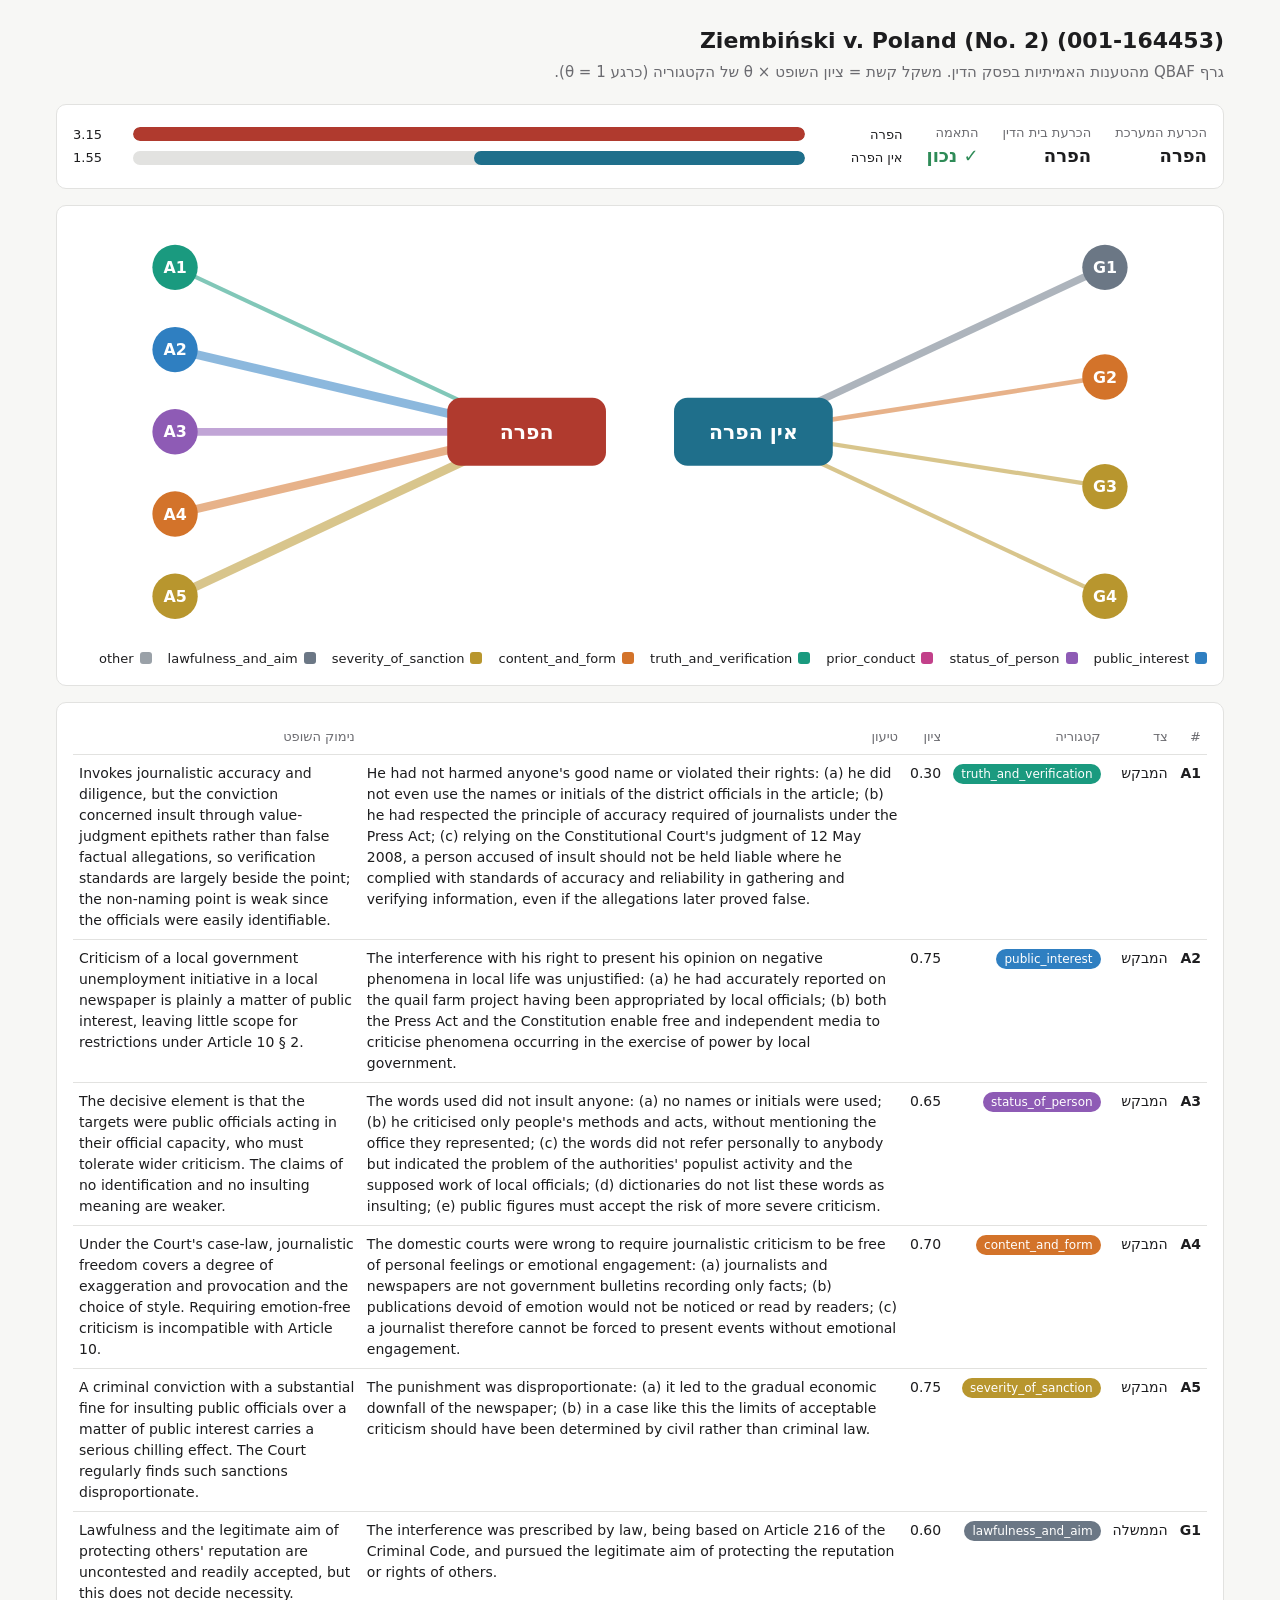
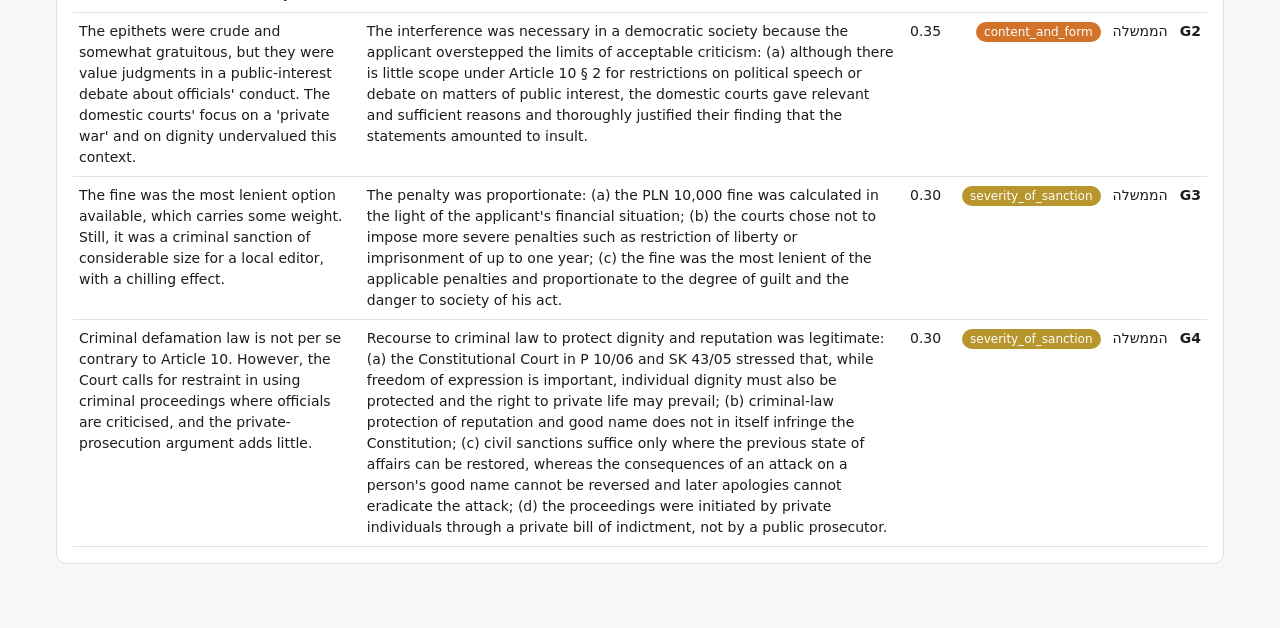
<file: data/graphs/001-164453-v2.html>
<!doctype html>
<html lang="he" dir="rtl">
<head>
<meta charset="utf-8">
<meta name="viewport" content="width=device-width, initial-scale=1">
<title>QBAF Graph</title>
<style>
  :root {
    --bg: #f7f7f5; --panel: #ffffff; --text: #1d1d1f; --muted: #6b6b70; --line: #e2e2e0;
    --violation: #b03a2e; --no-violation: #1f6f8b;
  }
  @media (prefers-color-scheme: dark) {
    :root { --bg: #161618; --panel: #1f1f22; --text: #ececee; --muted: #9a9aa0; --line: #333338;
            --violation: #e06c5f; --no-violation: #5fb3d1; }
  }
  * { box-sizing: border-box; }
  body { margin: 0; background: var(--bg); color: var(--text);
         font: 15px/1.5 system-ui, -apple-system, "Segoe UI", Arial, sans-serif; }
  main { max-width: 1200px; margin: 0 auto; padding: 24px 16px 48px; }
  h1 { font-size: 22px; margin: 0 0 4px; }
  .sub { color: var(--muted); margin: 0 0 20px; }
  .panel { background: var(--panel); border: 1px solid var(--line); border-radius: 10px; padding: 16px; margin-bottom: 16px; }
  .verdict { display: flex; flex-wrap: wrap; gap: 24px; align-items: center; }
  .verdict .item b { display: block; font-size: 13px; color: var(--muted); font-weight: 500; }
  .verdict .item span { font-size: 18px; font-weight: 600; }
  .ok { color: #2e8b57; } .bad { color: #c0392b; }
  .bars { flex: 1 1 320px; }
  .bar { display: flex; align-items: center; gap: 8px; margin: 4px 0; }
  .bar .label { width: 90px; font-size: 13px; }
  .bar .track { flex: 1; height: 14px; background: var(--line); border-radius: 7px; overflow: hidden; }
  .bar .fill { height: 100%; border-radius: 7px; }
  .bar .num { width: 52px; font-variant-numeric: tabular-nums; font-size: 13px; text-align: left; }
  svg { width: 100%; height: auto; display: block; }
  .legend { display: flex; flex-wrap: wrap; gap: 6px 16px; font-size: 13px; margin-top: 8px; }
  .legend i { display: inline-block; width: 12px; height: 12px; border-radius: 3px; margin-left: 6px; vertical-align: -1px; }
  table { width: 100%; border-collapse: collapse; font-size: 14px; }
  th, td { text-align: right; padding: 8px 6px; border-bottom: 1px solid var(--line); vertical-align: top; }
  th { color: var(--muted); font-weight: 500; font-size: 13px; }
  td.en { direction: ltr; text-align: left; }
  tr.selected { background: color-mix(in srgb, var(--no-violation) 14%, transparent); }
  .chip { display: inline-block; padding: 1px 8px; border-radius: 10px; color: #fff; font-size: 12px; white-space: nowrap; }
  .table-wrap { overflow-x: auto; }
  .node { cursor: pointer; }
</style>
</head>
<body>
<main>
  <h1 id="title"></h1>
  <p class="sub">גרף QBAF מהטענות האמיתיות בפסק הדין. משקל קשת = ציון השופט × θ של הקטגוריה (כרגע θ = 1).</p>

  <section class="panel verdict">
    <div class="item"><b>הכרעת המערכת</b><span id="predicted"></span></div>
    <div class="item"><b>הכרעת בית הדין</b><span id="actual"></span></div>
    <div class="item"><b>התאמה</b><span id="match"></span></div>
    <div class="bars" id="bars"></div>
  </section>

  <section class="panel">
    <svg id="graph" role="img" aria-label="QBAF graph"></svg>
    <div class="legend" id="legend"></div>
  </section>

  <section class="panel table-wrap">
    <table>
      <thead><tr><th>#</th><th>צד</th><th>קטגוריה</th><th>ציון</th><th>טיעון</th><th>נימוק השופט</th></tr></thead>
      <tbody id="rows"></tbody>
    </table>
  </section>
</main>
<script>
const DATA = {
  "caseId" : "001-164453",
  "title" : "Ziembiński v. Poland (No. 2)",
  "actualOutcome" : "violation",
  "predictedOutcome" : "violation",
  "scores" : {
    "violation" : 3.1500000000000004,
    "no_violation" : 1.55
  },
  "arguments" : [ {
    "id" : "A1",
    "side" : "applicant",
    "text" : "He had not harmed anyone's good name or violated their rights: (a) he did not even use the names or initials of the district officials in the article; (b) he had respected the principle of accuracy required of journalists under the Press Act; (c) relying on the Constitutional Court's judgment of 12 May 2008, a person accused of insult should not be held liable where he complied with standards of accuracy and reliability in gathering and verifying information, even if the allegations later proved false.",
    "category" : "truth_and_verification",
    "strength" : 0.3,
    "weight" : 0.3,
    "supports" : "violation",
    "rationale" : "Invokes journalistic accuracy and diligence, but the conviction concerned insult through value-judgment epithets rather than false factual allegations, so verification standards are largely beside the point; the non-naming point is weak since the officials were easily identifiable."
  }, {
    "id" : "A2",
    "side" : "applicant",
    "text" : "The interference with his right to present his opinion on negative phenomena in local life was unjustified: (a) he had accurately reported on the quail farm project having been appropriated by local officials; (b) both the Press Act and the Constitution enable free and independent media to criticise phenomena occurring in the exercise of power by local government.",
    "category" : "public_interest",
    "strength" : 0.75,
    "weight" : 0.75,
    "supports" : "violation",
    "rationale" : "Criticism of a local government unemployment initiative in a local newspaper is plainly a matter of public interest, leaving little scope for restrictions under Article 10 § 2."
  }, {
    "id" : "A3",
    "side" : "applicant",
    "text" : "The words used did not insult anyone: (a) no names or initials were used; (b) he criticised only people's methods and acts, without mentioning the office they represented; (c) the words did not refer personally to anybody but indicated the problem of the authorities' populist activity and the supposed work of local officials; (d) dictionaries do not list these words as insulting; (e) public figures must accept the risk of more severe criticism.",
    "category" : "status_of_person",
    "strength" : 0.65,
    "weight" : 0.65,
    "supports" : "violation",
    "rationale" : "The decisive element is that the targets were public officials acting in their official capacity, who must tolerate wider criticism. The claims of no identification and no insulting meaning are weaker."
  }, {
    "id" : "A4",
    "side" : "applicant",
    "text" : "The domestic courts were wrong to require journalistic criticism to be free of personal feelings or emotional engagement: (a) journalists and newspapers are not government bulletins recording only facts; (b) publications devoid of emotion would not be noticed or read by readers; (c) a journalist therefore cannot be forced to present events without emotional engagement.",
    "category" : "content_and_form",
    "strength" : 0.7,
    "weight" : 0.7,
    "supports" : "violation",
    "rationale" : "Under the Court's case-law, journalistic freedom covers a degree of exaggeration and provocation and the choice of style. Requiring emotion-free criticism is incompatible with Article 10."
  }, {
    "id" : "A5",
    "side" : "applicant",
    "text" : "The punishment was disproportionate: (a) it led to the gradual economic downfall of the newspaper; (b) in a case like this the limits of acceptable criticism should have been determined by civil rather than criminal law.",
    "category" : "severity_of_sanction",
    "strength" : 0.75,
    "weight" : 0.75,
    "supports" : "violation",
    "rationale" : "A criminal conviction with a substantial fine for insulting public officials over a matter of public interest carries a serious chilling effect. The Court regularly finds such sanctions disproportionate."
  }, {
    "id" : "G1",
    "side" : "government",
    "text" : "The interference was prescribed by law, being based on Article 216 of the Criminal Code, and pursued the legitimate aim of protecting the reputation or rights of others.",
    "category" : "lawfulness_and_aim",
    "strength" : 0.6,
    "weight" : 0.6,
    "supports" : "no_violation",
    "rationale" : "Lawfulness and the legitimate aim of protecting others' reputation are uncontested and readily accepted, but this does not decide necessity."
  }, {
    "id" : "G2",
    "side" : "government",
    "text" : "The interference was necessary in a democratic society because the applicant overstepped the limits of acceptable criticism: (a) although there is little scope under Article 10 § 2 for restrictions on political speech or debate on matters of public interest, the domestic courts gave relevant and sufficient reasons and thoroughly justified their finding that the statements amounted to insult.",
    "category" : "content_and_form",
    "strength" : 0.35,
    "weight" : 0.35,
    "supports" : "no_violation",
    "rationale" : "The epithets were crude and somewhat gratuitous, but they were value judgments in a public-interest debate about officials' conduct. The domestic courts' focus on a 'private war' and on dignity undervalued this context."
  }, {
    "id" : "G3",
    "side" : "government",
    "text" : "The penalty was proportionate: (a) the PLN 10,000 fine was calculated in the light of the applicant's financial situation; (b) the courts chose not to impose more severe penalties such as restriction of liberty or imprisonment of up to one year; (c) the fine was the most lenient of the applicable penalties and proportionate to the degree of guilt and the danger to society of his act.",
    "category" : "severity_of_sanction",
    "strength" : 0.3,
    "weight" : 0.3,
    "supports" : "no_violation",
    "rationale" : "The fine was the most lenient option available, which carries some weight. Still, it was a criminal sanction of considerable size for a local editor, with a chilling effect."
  }, {
    "id" : "G4",
    "side" : "government",
    "text" : "Recourse to criminal law to protect dignity and reputation was legitimate: (a) the Constitutional Court in P 10/06 and SK 43/05 stressed that, while freedom of expression is important, individual dignity must also be protected and the right to private life may prevail; (b) criminal-law protection of reputation and good name does not in itself infringe the Constitution; (c) civil sanctions suffice only where the previous state of affairs can be restored, whereas the consequences of an attack on a person's good name cannot be reversed and later apologies cannot eradicate the attack; (d) the proceedings were initiated by private individuals through a private bill of indictment, not by a public prosecutor.",
    "category" : "severity_of_sanction",
    "strength" : 0.3,
    "weight" : 0.3,
    "supports" : "no_violation",
    "rationale" : "Criminal defamation law is not per se contrary to Article 10. However, the Court calls for restraint in using criminal proceedings where officials are criticised, and the private-prosecution argument adds little."
  } ]
};

const COLORS = {
  public_interest: "#2f7fc1", status_of_person: "#8e5bb5", prior_conduct: "#c2408a",
  truth_and_verification: "#1a9a7f", content_and_form: "#d3732a", severity_of_sanction: "#b8962e",
  lawfulness_and_aim: "#6b7785", other: "#9aa1a8"
};
const LABELS = { violation: "הפרה", no_violation: "אין הפרה" };
const css = getComputedStyle(document.documentElement);
const decisionColor = d => css.getPropertyValue(d === "violation" ? "--violation" : "--no-violation").trim();

document.getElementById("title").textContent = DATA.title + " (" + DATA.caseId + ")";
document.getElementById("predicted").textContent = LABELS[DATA.predictedOutcome] || DATA.predictedOutcome;
document.getElementById("actual").textContent = LABELS[DATA.actualOutcome];
const match = document.getElementById("match");
match.textContent = DATA.predictedOutcome === DATA.actualOutcome ? "✓ נכון" : "✗ לא נכון";
match.className = DATA.predictedOutcome === DATA.actualOutcome ? "ok" : "bad";

const maxScore = Math.max(...Object.values(DATA.scores), 0.001);
document.getElementById("bars").innerHTML = Object.entries(DATA.scores).map(([d, v]) =>
  `<div class="bar"><span class="label">${LABELS[d]}</span>
     <span class="track"><span class="fill" style="display:block;width:${(v / maxScore) * 100}%;background:${decisionColor(d)}"></span></span>
     <span class="num">${v.toFixed(2)}</span></div>`).join("");

// פריסה: טיעוני המבקש משמאל → "הפרה"; טיעוני הממשלה מימין → "אין הפרה"
const applicant = DATA.arguments.filter(a => a.side === "applicant");
const government = DATA.arguments.filter(a => a.side === "government");
const rowGap = 58, padTop = 40;
const height = padTop * 2 + Math.max(applicant.length, government.length, 2) * rowGap;
const W = 1000, colA = 90, colG = W - 90, decA = 400, decG = 600;
const svg = document.getElementById("graph");
svg.setAttribute("viewBox", `0 0 ${W} ${height}`);
const NS = "http://www.w3.org/2000/svg";
const el = (tag, attrs, parent = svg) => {
  const e = document.createElementNS(NS, tag);
  for (const [k, v] of Object.entries(attrs)) e.setAttribute(k, v);
  parent.appendChild(e);
  return e;
};
const yOf = (i, n) => padTop + (height - 2 * padTop) * (n === 1 ? 0.5 : i / (n - 1));
const decY = height / 2;

function drawSide(list, x, decX) {
  list.forEach((a, i) => {
    const y = yOf(i, list.length);
    el("line", { x1: x, y1: y, x2: decX, y2: decY, stroke: COLORS[a.category],
                 "stroke-width": 1 + a.weight * 9, "stroke-opacity": 0.55, "stroke-linecap": "round" });
    a._pos = { x, y };
  });
}
drawSide(applicant, colA, decA);
drawSide(government, colG, decG);

for (const [d, x] of [["violation", decA], ["no_violation", decG]]) {
  el("rect", { x: x - 70, y: decY - 30, width: 140, height: 60, rx: 12, fill: decisionColor(d) });
  const t = el("text", { x, y: decY + 6, "text-anchor": "middle", fill: "#fff", "font-size": 18, "font-weight": 600 });
  t.textContent = LABELS[d];
}

for (const a of DATA.arguments) {
  const g = el("g", { class: "node", "data-id": a.id });
  el("circle", { cx: a._pos.x, cy: a._pos.y, r: 20, fill: COLORS[a.category] }, g);
  const t = el("text", { x: a._pos.x, y: a._pos.y + 5, "text-anchor": "middle", fill: "#fff", "font-size": 14, "font-weight": 600 }, g);
  t.textContent = a.id;
  const tip = el("title", {}, g);
  tip.textContent = `${a.id} · ${a.category} · ${a.strength.toFixed(2)}\n${a.text}`;
  g.addEventListener("click", () => select(a.id));
}

document.getElementById("legend").innerHTML = Object.entries(COLORS)
  .map(([c, col]) => `<span><i style="background:${col}"></i>${c}</span>`).join("");

const rows = document.getElementById("rows");
rows.innerHTML = DATA.arguments.map(a =>
  `<tr id="row-${a.id}"><td><b>${a.id}</b></td><td>${a.side === "applicant" ? "המבקש" : "הממשלה"}</td>
     <td><span class="chip" style="background:${COLORS[a.category]}">${a.category}</span></td>
     <td>${a.strength.toFixed(2)}</td><td class="en"></td><td class="en"></td></tr>`).join("");
DATA.arguments.forEach(a => {
  const cells = document.querySelectorAll(`#row-${a.id} td.en`);
  cells[0].textContent = a.text;
  cells[1].textContent = a.rationale;
});

function select(id) {
  document.querySelectorAll("tr.selected").forEach(r => r.classList.remove("selected"));
  const row = document.getElementById("row-" + id);
  row.classList.add("selected");
  row.scrollIntoView({ behavior: "smooth", block: "center" });
}
</script>
</body>
</html>
</file>
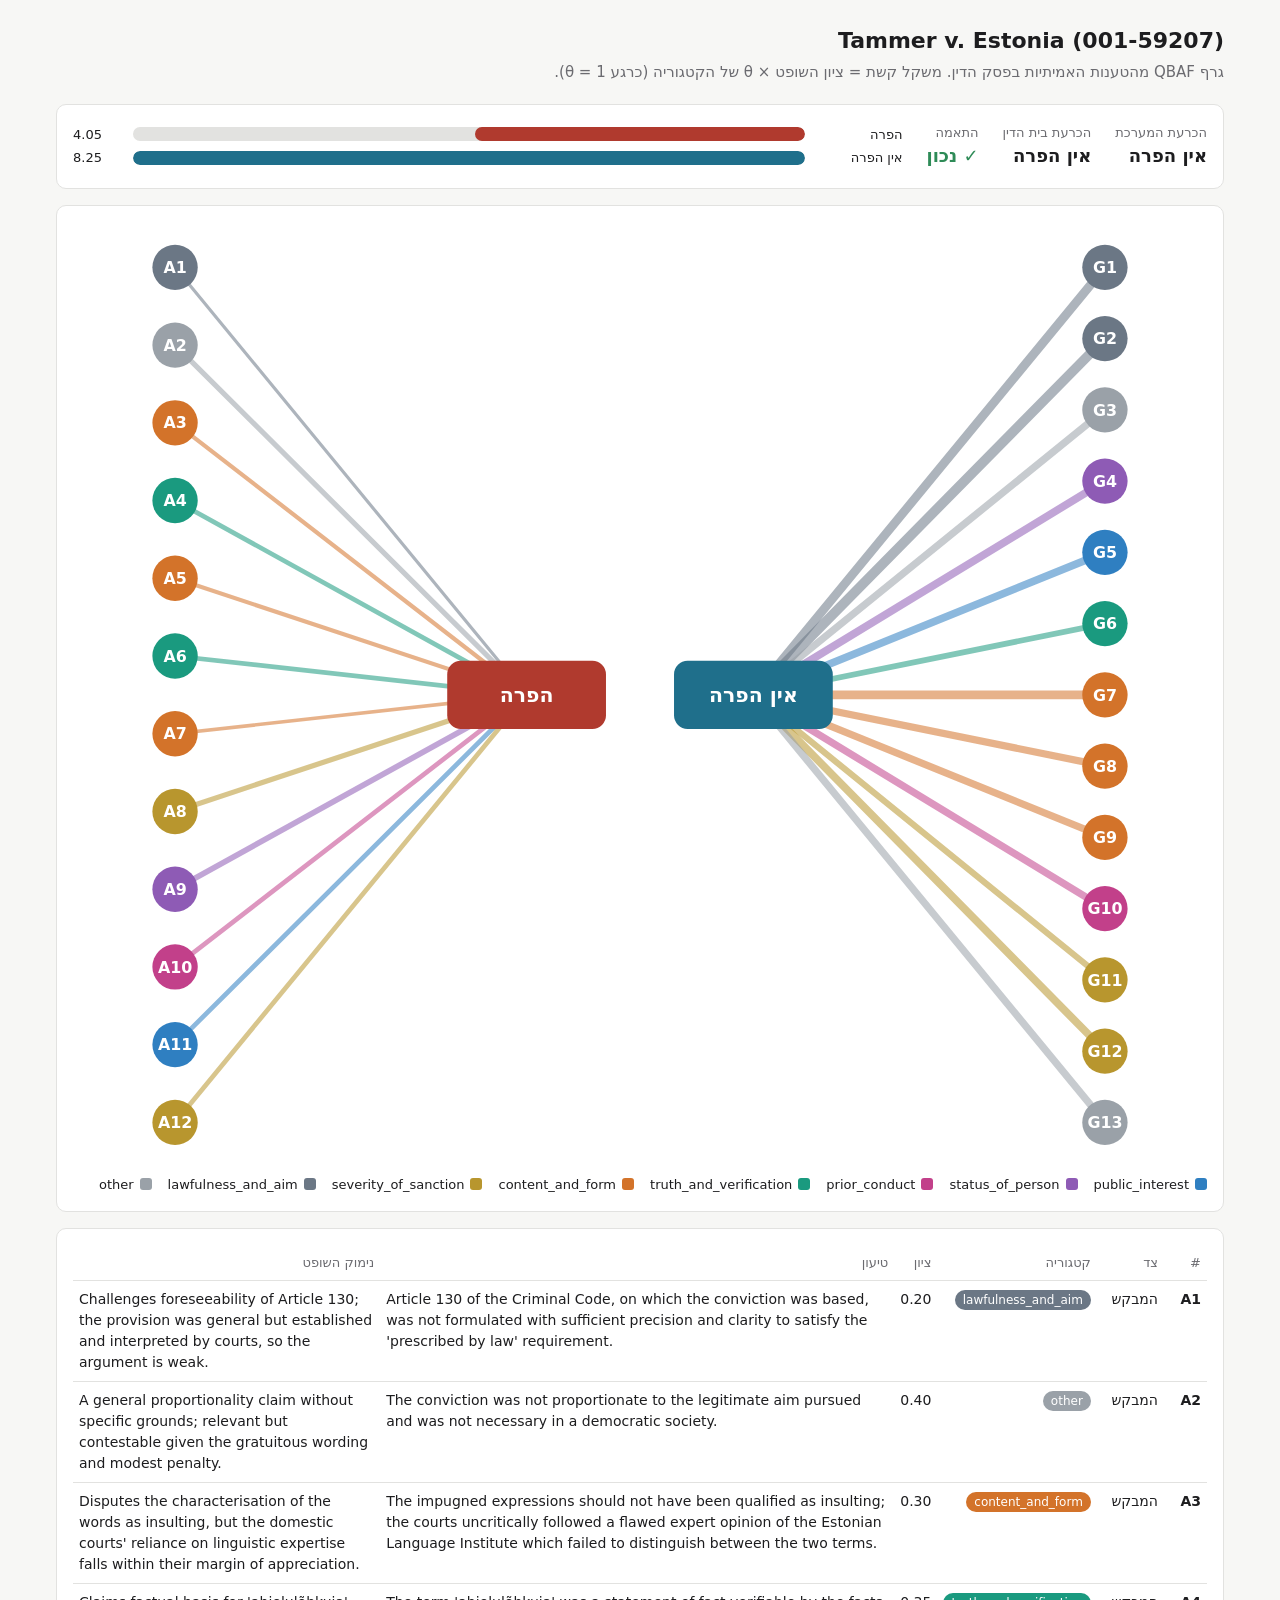
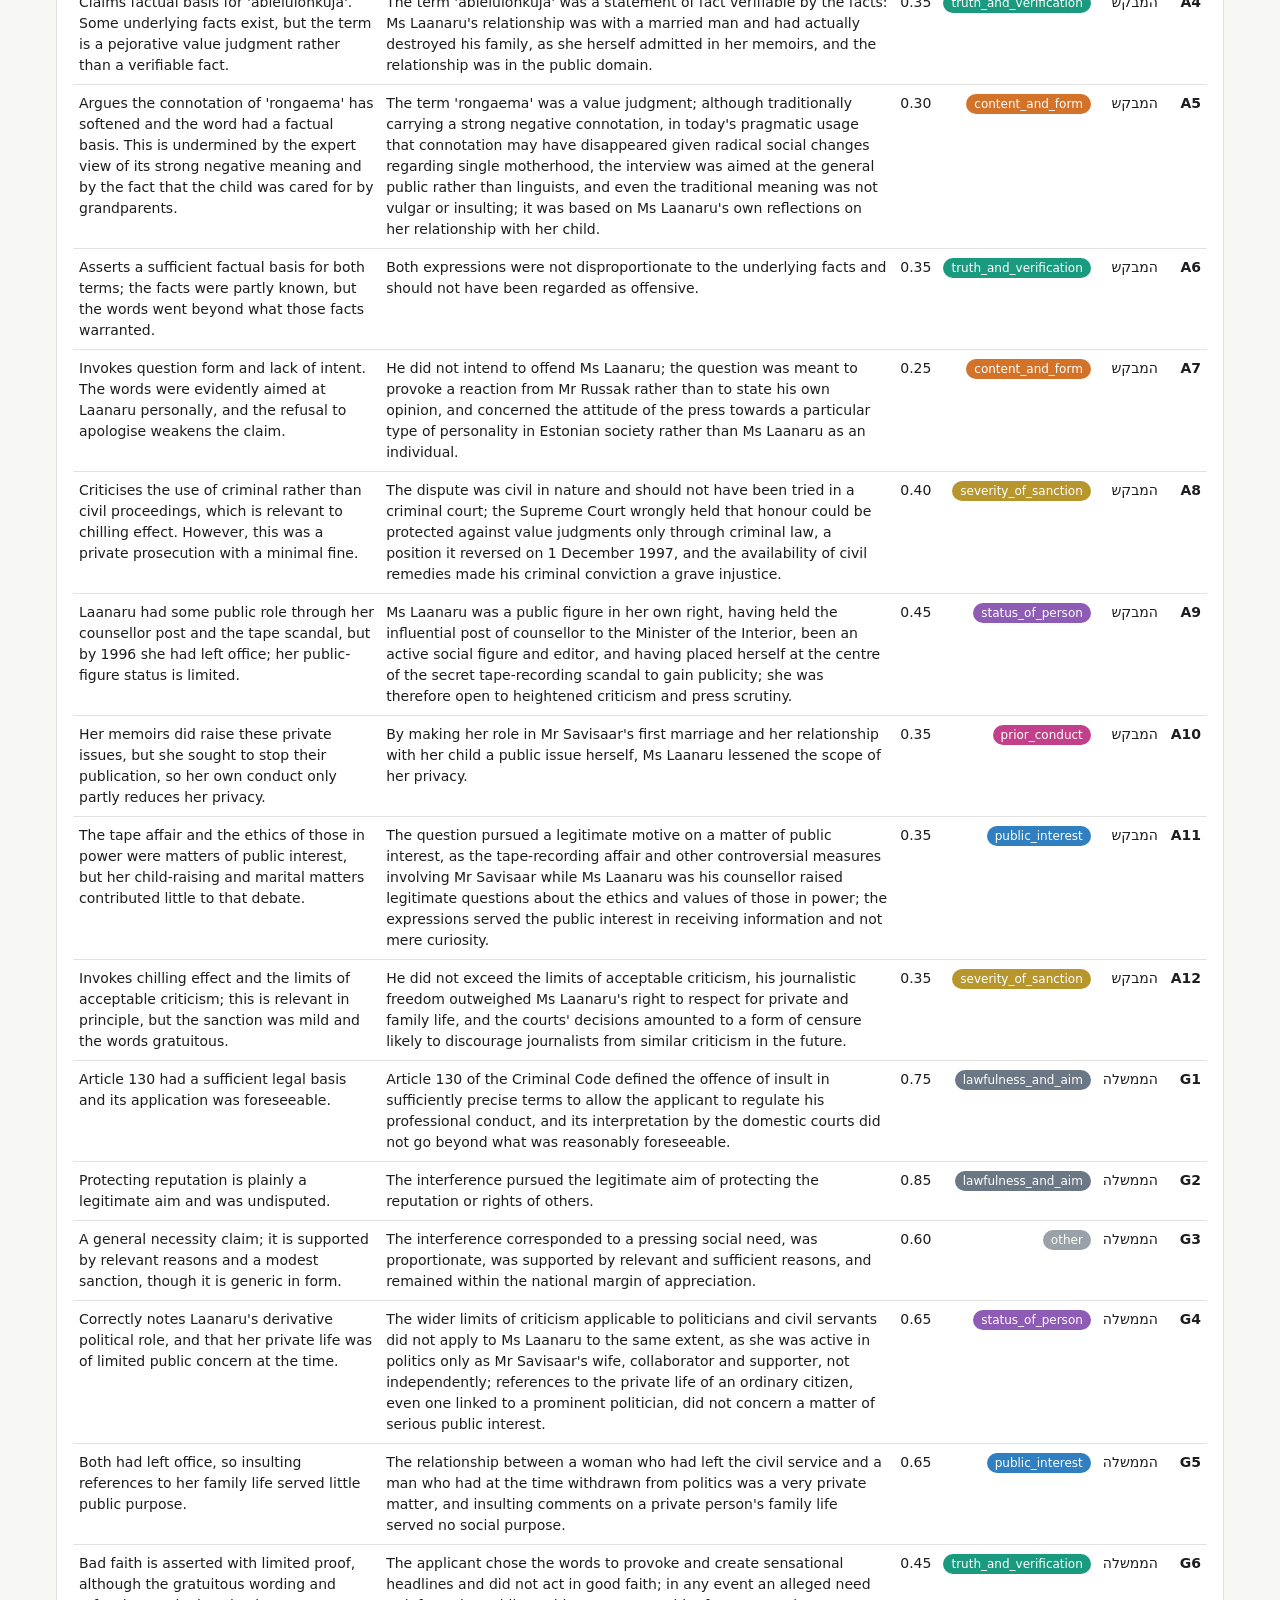
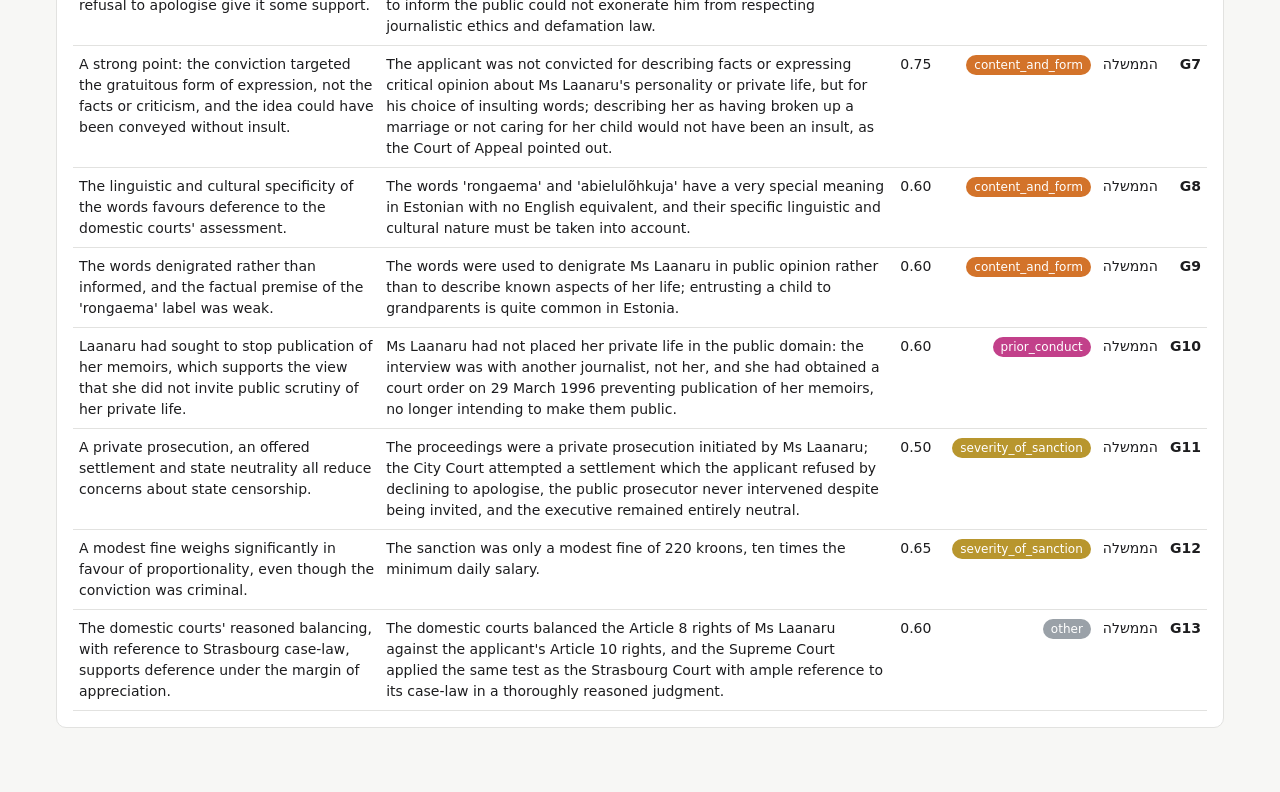
<file: data/graphs/001-59207.html>
<!doctype html>
<html lang="he" dir="rtl">
<head>
<meta charset="utf-8">
<meta name="viewport" content="width=device-width, initial-scale=1">
<title>QBAF Graph</title>
<style>
  :root {
    --bg: #f7f7f5; --panel: #ffffff; --text: #1d1d1f; --muted: #6b6b70; --line: #e2e2e0;
    --violation: #b03a2e; --no-violation: #1f6f8b;
  }
  @media (prefers-color-scheme: dark) {
    :root { --bg: #161618; --panel: #1f1f22; --text: #ececee; --muted: #9a9aa0; --line: #333338;
            --violation: #e06c5f; --no-violation: #5fb3d1; }
  }
  * { box-sizing: border-box; }
  body { margin: 0; background: var(--bg); color: var(--text);
         font: 15px/1.5 system-ui, -apple-system, "Segoe UI", Arial, sans-serif; }
  main { max-width: 1200px; margin: 0 auto; padding: 24px 16px 48px; }
  h1 { font-size: 22px; margin: 0 0 4px; }
  .sub { color: var(--muted); margin: 0 0 20px; }
  .panel { background: var(--panel); border: 1px solid var(--line); border-radius: 10px; padding: 16px; margin-bottom: 16px; }
  .verdict { display: flex; flex-wrap: wrap; gap: 24px; align-items: center; }
  .verdict .item b { display: block; font-size: 13px; color: var(--muted); font-weight: 500; }
  .verdict .item span { font-size: 18px; font-weight: 600; }
  .ok { color: #2e8b57; } .bad { color: #c0392b; }
  .bars { flex: 1 1 320px; }
  .bar { display: flex; align-items: center; gap: 8px; margin: 4px 0; }
  .bar .label { width: 90px; font-size: 13px; }
  .bar .track { flex: 1; height: 14px; background: var(--line); border-radius: 7px; overflow: hidden; }
  .bar .fill { height: 100%; border-radius: 7px; }
  .bar .num { width: 52px; font-variant-numeric: tabular-nums; font-size: 13px; text-align: left; }
  svg { width: 100%; height: auto; display: block; }
  .legend { display: flex; flex-wrap: wrap; gap: 6px 16px; font-size: 13px; margin-top: 8px; }
  .legend i { display: inline-block; width: 12px; height: 12px; border-radius: 3px; margin-left: 6px; vertical-align: -1px; }
  table { width: 100%; border-collapse: collapse; font-size: 14px; }
  th, td { text-align: right; padding: 8px 6px; border-bottom: 1px solid var(--line); vertical-align: top; }
  th { color: var(--muted); font-weight: 500; font-size: 13px; }
  td.en { direction: ltr; text-align: left; }
  tr.selected { background: color-mix(in srgb, var(--no-violation) 14%, transparent); }
  .chip { display: inline-block; padding: 1px 8px; border-radius: 10px; color: #fff; font-size: 12px; white-space: nowrap; }
  .table-wrap { overflow-x: auto; }
  .node { cursor: pointer; }
</style>
</head>
<body>
<main>
  <h1 id="title"></h1>
  <p class="sub">גרף QBAF מהטענות האמיתיות בפסק הדין. משקל קשת = ציון השופט × θ של הקטגוריה (כרגע θ = 1).</p>

  <section class="panel verdict">
    <div class="item"><b>הכרעת המערכת</b><span id="predicted"></span></div>
    <div class="item"><b>הכרעת בית הדין</b><span id="actual"></span></div>
    <div class="item"><b>התאמה</b><span id="match"></span></div>
    <div class="bars" id="bars"></div>
  </section>

  <section class="panel">
    <svg id="graph" role="img" aria-label="QBAF graph"></svg>
    <div class="legend" id="legend"></div>
  </section>

  <section class="panel table-wrap">
    <table>
      <thead><tr><th>#</th><th>צד</th><th>קטגוריה</th><th>ציון</th><th>טיעון</th><th>נימוק השופט</th></tr></thead>
      <tbody id="rows"></tbody>
    </table>
  </section>
</main>
<script>
const DATA = {
  "caseId" : "001-59207",
  "title" : "Tammer v. Estonia",
  "actualOutcome" : "no_violation",
  "predictedOutcome" : "no_violation",
  "scores" : {
    "violation" : 4.05,
    "no_violation" : 8.25
  },
  "arguments" : [ {
    "id" : "A1",
    "side" : "applicant",
    "text" : "Article 130 of the Criminal Code, on which the conviction was based, was not formulated with sufficient precision and clarity to satisfy the 'prescribed by law' requirement.",
    "category" : "lawfulness_and_aim",
    "strength" : 0.2,
    "weight" : 0.2,
    "supports" : "violation",
    "rationale" : "Challenges foreseeability of Article 130; the provision was general but established and interpreted by courts, so the argument is weak."
  }, {
    "id" : "A2",
    "side" : "applicant",
    "text" : "The conviction was not proportionate to the legitimate aim pursued and was not necessary in a democratic society.",
    "category" : "other",
    "strength" : 0.4,
    "weight" : 0.4,
    "supports" : "violation",
    "rationale" : "A general proportionality claim without specific grounds; relevant but contestable given the gratuitous wording and modest penalty."
  }, {
    "id" : "A3",
    "side" : "applicant",
    "text" : "The impugned expressions should not have been qualified as insulting; the courts uncritically followed a flawed expert opinion of the Estonian Language Institute which failed to distinguish between the two terms.",
    "category" : "content_and_form",
    "strength" : 0.3,
    "weight" : 0.3,
    "supports" : "violation",
    "rationale" : "Disputes the characterisation of the words as insulting, but the domestic courts' reliance on linguistic expertise falls within their margin of appreciation."
  }, {
    "id" : "A4",
    "side" : "applicant",
    "text" : "The term 'abielulõhkuja' was a statement of fact verifiable by the facts: Ms Laanaru's relationship was with a married man and had actually destroyed his family, as she herself admitted in her memoirs, and the relationship was in the public domain.",
    "category" : "truth_and_verification",
    "strength" : 0.35,
    "weight" : 0.35,
    "supports" : "violation",
    "rationale" : "Claims factual basis for 'abielulõhkuja'. Some underlying facts exist, but the term is a pejorative value judgment rather than a verifiable fact."
  }, {
    "id" : "A5",
    "side" : "applicant",
    "text" : "The term 'rongaema' was a value judgment; although traditionally carrying a strong negative connotation, in today's pragmatic usage that connotation may have disappeared given radical social changes regarding single motherhood, the interview was aimed at the general public rather than linguists, and even the traditional meaning was not vulgar or insulting; it was based on Ms Laanaru's own reflections on her relationship with her child.",
    "category" : "content_and_form",
    "strength" : 0.3,
    "weight" : 0.3,
    "supports" : "violation",
    "rationale" : "Argues the connotation of 'rongaema' has softened and the word had a factual basis. This is undermined by the expert view of its strong negative meaning and by the fact that the child was cared for by grandparents."
  }, {
    "id" : "A6",
    "side" : "applicant",
    "text" : "Both expressions were not disproportionate to the underlying facts and should not have been regarded as offensive.",
    "category" : "truth_and_verification",
    "strength" : 0.35,
    "weight" : 0.35,
    "supports" : "violation",
    "rationale" : "Asserts a sufficient factual basis for both terms; the facts were partly known, but the words went beyond what those facts warranted."
  }, {
    "id" : "A7",
    "side" : "applicant",
    "text" : "He did not intend to offend Ms Laanaru; the question was meant to provoke a reaction from Mr Russak rather than to state his own opinion, and concerned the attitude of the press towards a particular type of personality in Estonian society rather than Ms Laanaru as an individual.",
    "category" : "content_and_form",
    "strength" : 0.25,
    "weight" : 0.25,
    "supports" : "violation",
    "rationale" : "Invokes question form and lack of intent. The words were evidently aimed at Laanaru personally, and the refusal to apologise weakens the claim."
  }, {
    "id" : "A8",
    "side" : "applicant",
    "text" : "The dispute was civil in nature and should not have been tried in a criminal court; the Supreme Court wrongly held that honour could be protected against value judgments only through criminal law, a position it reversed on 1 December 1997, and the availability of civil remedies made his criminal conviction a grave injustice.",
    "category" : "severity_of_sanction",
    "strength" : 0.4,
    "weight" : 0.4,
    "supports" : "violation",
    "rationale" : "Criticises the use of criminal rather than civil proceedings, which is relevant to chilling effect. However, this was a private prosecution with a minimal fine."
  }, {
    "id" : "A9",
    "side" : "applicant",
    "text" : "Ms Laanaru was a public figure in her own right, having held the influential post of counsellor to the Minister of the Interior, been an active social figure and editor, and having placed herself at the centre of the secret tape-recording scandal to gain publicity; she was therefore open to heightened criticism and press scrutiny.",
    "category" : "status_of_person",
    "strength" : 0.45,
    "weight" : 0.45,
    "supports" : "violation",
    "rationale" : "Laanaru had some public role through her counsellor post and the tape scandal, but by 1996 she had left office; her public-figure status is limited."
  }, {
    "id" : "A10",
    "side" : "applicant",
    "text" : "By making her role in Mr Savisaar's first marriage and her relationship with her child a public issue herself, Ms Laanaru lessened the scope of her privacy.",
    "category" : "prior_conduct",
    "strength" : 0.35,
    "weight" : 0.35,
    "supports" : "violation",
    "rationale" : "Her memoirs did raise these private issues, but she sought to stop their publication, so her own conduct only partly reduces her privacy."
  }, {
    "id" : "A11",
    "side" : "applicant",
    "text" : "The question pursued a legitimate motive on a matter of public interest, as the tape-recording affair and other controversial measures involving Mr Savisaar while Ms Laanaru was his counsellor raised legitimate questions about the ethics and values of those in power; the expressions served the public interest in receiving information and not mere curiosity.",
    "category" : "public_interest",
    "strength" : 0.35,
    "weight" : 0.35,
    "supports" : "violation",
    "rationale" : "The tape affair and the ethics of those in power were matters of public interest, but her child-raising and marital matters contributed little to that debate."
  }, {
    "id" : "A12",
    "side" : "applicant",
    "text" : "He did not exceed the limits of acceptable criticism, his journalistic freedom outweighed Ms Laanaru's right to respect for private and family life, and the courts' decisions amounted to a form of censure likely to discourage journalists from similar criticism in the future.",
    "category" : "severity_of_sanction",
    "strength" : 0.35,
    "weight" : 0.35,
    "supports" : "violation",
    "rationale" : "Invokes chilling effect and the limits of acceptable criticism; this is relevant in principle, but the sanction was mild and the words gratuitous."
  }, {
    "id" : "G1",
    "side" : "government",
    "text" : "Article 130 of the Criminal Code defined the offence of insult in sufficiently precise terms to allow the applicant to regulate his professional conduct, and its interpretation by the domestic courts did not go beyond what was reasonably foreseeable.",
    "category" : "lawfulness_and_aim",
    "strength" : 0.75,
    "weight" : 0.75,
    "supports" : "no_violation",
    "rationale" : "Article 130 had a sufficient legal basis and its application was foreseeable."
  }, {
    "id" : "G2",
    "side" : "government",
    "text" : "The interference pursued the legitimate aim of protecting the reputation or rights of others.",
    "category" : "lawfulness_and_aim",
    "strength" : 0.85,
    "weight" : 0.85,
    "supports" : "no_violation",
    "rationale" : "Protecting reputation is plainly a legitimate aim and was undisputed."
  }, {
    "id" : "G3",
    "side" : "government",
    "text" : "The interference corresponded to a pressing social need, was proportionate, was supported by relevant and sufficient reasons, and remained within the national margin of appreciation.",
    "category" : "other",
    "strength" : 0.6,
    "weight" : 0.6,
    "supports" : "no_violation",
    "rationale" : "A general necessity claim; it is supported by relevant reasons and a modest sanction, though it is generic in form."
  }, {
    "id" : "G4",
    "side" : "government",
    "text" : "The wider limits of criticism applicable to politicians and civil servants did not apply to Ms Laanaru to the same extent, as she was active in politics only as Mr Savisaar's wife, collaborator and supporter, not independently; references to the private life of an ordinary citizen, even one linked to a prominent politician, did not concern a matter of serious public interest.",
    "category" : "status_of_person",
    "strength" : 0.65,
    "weight" : 0.65,
    "supports" : "no_violation",
    "rationale" : "Correctly notes Laanaru's derivative political role, and that her private life was of limited public concern at the time."
  }, {
    "id" : "G5",
    "side" : "government",
    "text" : "The relationship between a woman who had left the civil service and a man who had at the time withdrawn from politics was a very private matter, and insulting comments on a private person's family life served no social purpose.",
    "category" : "public_interest",
    "strength" : 0.65,
    "weight" : 0.65,
    "supports" : "no_violation",
    "rationale" : "Both had left office, so insulting references to her family life served little public purpose."
  }, {
    "id" : "G6",
    "side" : "government",
    "text" : "The applicant chose the words to provoke and create sensational headlines and did not act in good faith; in any event an alleged need to inform the public could not exonerate him from respecting journalistic ethics and defamation law.",
    "category" : "truth_and_verification",
    "strength" : 0.45,
    "weight" : 0.45,
    "supports" : "no_violation",
    "rationale" : "Bad faith is asserted with limited proof, although the gratuitous wording and refusal to apologise give it some support."
  }, {
    "id" : "G7",
    "side" : "government",
    "text" : "The applicant was not convicted for describing facts or expressing critical opinion about Ms Laanaru's personality or private life, but for his choice of insulting words; describing her as having broken up a marriage or not caring for her child would not have been an insult, as the Court of Appeal pointed out.",
    "category" : "content_and_form",
    "strength" : 0.75,
    "weight" : 0.75,
    "supports" : "no_violation",
    "rationale" : "A strong point: the conviction targeted the gratuitous form of expression, not the facts or criticism, and the idea could have been conveyed without insult."
  }, {
    "id" : "G8",
    "side" : "government",
    "text" : "The words 'rongaema' and 'abielulõhkuja' have a very special meaning in Estonian with no English equivalent, and their specific linguistic and cultural nature must be taken into account.",
    "category" : "content_and_form",
    "strength" : 0.6,
    "weight" : 0.6,
    "supports" : "no_violation",
    "rationale" : "The linguistic and cultural specificity of the words favours deference to the domestic courts' assessment."
  }, {
    "id" : "G9",
    "side" : "government",
    "text" : "The words were used to denigrate Ms Laanaru in public opinion rather than to describe known aspects of her life; entrusting a child to grandparents is quite common in Estonia.",
    "category" : "content_and_form",
    "strength" : 0.6,
    "weight" : 0.6,
    "supports" : "no_violation",
    "rationale" : "The words denigrated rather than informed, and the factual premise of the 'rongaema' label was weak."
  }, {
    "id" : "G10",
    "side" : "government",
    "text" : "Ms Laanaru had not placed her private life in the public domain: the interview was with another journalist, not her, and she had obtained a court order on 29 March 1996 preventing publication of her memoirs, no longer intending to make them public.",
    "category" : "prior_conduct",
    "strength" : 0.6,
    "weight" : 0.6,
    "supports" : "no_violation",
    "rationale" : "Laanaru had sought to stop publication of her memoirs, which supports the view that she did not invite public scrutiny of her private life."
  }, {
    "id" : "G11",
    "side" : "government",
    "text" : "The proceedings were a private prosecution initiated by Ms Laanaru; the City Court attempted a settlement which the applicant refused by declining to apologise, the public prosecutor never intervened despite being invited, and the executive remained entirely neutral.",
    "category" : "severity_of_sanction",
    "strength" : 0.5,
    "weight" : 0.5,
    "supports" : "no_violation",
    "rationale" : "A private prosecution, an offered settlement and state neutrality all reduce concerns about state censorship."
  }, {
    "id" : "G12",
    "side" : "government",
    "text" : "The sanction was only a modest fine of 220 kroons, ten times the minimum daily salary.",
    "category" : "severity_of_sanction",
    "strength" : 0.65,
    "weight" : 0.65,
    "supports" : "no_violation",
    "rationale" : "A modest fine weighs significantly in favour of proportionality, even though the conviction was criminal."
  }, {
    "id" : "G13",
    "side" : "government",
    "text" : "The domestic courts balanced the Article 8 rights of Ms Laanaru against the applicant's Article 10 rights, and the Supreme Court applied the same test as the Strasbourg Court with ample reference to its case-law in a thoroughly reasoned judgment.",
    "category" : "other",
    "strength" : 0.6,
    "weight" : 0.6,
    "supports" : "no_violation",
    "rationale" : "The domestic courts' reasoned balancing, with reference to Strasbourg case-law, supports deference under the margin of appreciation."
  } ]
};

const COLORS = {
  public_interest: "#2f7fc1", status_of_person: "#8e5bb5", prior_conduct: "#c2408a",
  truth_and_verification: "#1a9a7f", content_and_form: "#d3732a", severity_of_sanction: "#b8962e",
  lawfulness_and_aim: "#6b7785", other: "#9aa1a8"
};
const LABELS = { violation: "הפרה", no_violation: "אין הפרה" };
const css = getComputedStyle(document.documentElement);
const decisionColor = d => css.getPropertyValue(d === "violation" ? "--violation" : "--no-violation").trim();

document.getElementById("title").textContent = DATA.title + " (" + DATA.caseId + ")";
document.getElementById("predicted").textContent = LABELS[DATA.predictedOutcome] || DATA.predictedOutcome;
document.getElementById("actual").textContent = LABELS[DATA.actualOutcome];
const match = document.getElementById("match");
match.textContent = DATA.predictedOutcome === DATA.actualOutcome ? "✓ נכון" : "✗ לא נכון";
match.className = DATA.predictedOutcome === DATA.actualOutcome ? "ok" : "bad";

const maxScore = Math.max(...Object.values(DATA.scores), 0.001);
document.getElementById("bars").innerHTML = Object.entries(DATA.scores).map(([d, v]) =>
  `<div class="bar"><span class="label">${LABELS[d]}</span>
     <span class="track"><span class="fill" style="display:block;width:${(v / maxScore) * 100}%;background:${decisionColor(d)}"></span></span>
     <span class="num">${v.toFixed(2)}</span></div>`).join("");

// פריסה: טיעוני המבקש משמאל → "הפרה"; טיעוני הממשלה מימין → "אין הפרה"
const applicant = DATA.arguments.filter(a => a.side === "applicant");
const government = DATA.arguments.filter(a => a.side === "government");
const rowGap = 58, padTop = 40;
const height = padTop * 2 + Math.max(applicant.length, government.length, 2) * rowGap;
const W = 1000, colA = 90, colG = W - 90, decA = 400, decG = 600;
const svg = document.getElementById("graph");
svg.setAttribute("viewBox", `0 0 ${W} ${height}`);
const NS = "http://www.w3.org/2000/svg";
const el = (tag, attrs, parent = svg) => {
  const e = document.createElementNS(NS, tag);
  for (const [k, v] of Object.entries(attrs)) e.setAttribute(k, v);
  parent.appendChild(e);
  return e;
};
const yOf = (i, n) => padTop + (height - 2 * padTop) * (n === 1 ? 0.5 : i / (n - 1));
const decY = height / 2;

function drawSide(list, x, decX) {
  list.forEach((a, i) => {
    const y = yOf(i, list.length);
    el("line", { x1: x, y1: y, x2: decX, y2: decY, stroke: COLORS[a.category],
                 "stroke-width": 1 + a.weight * 9, "stroke-opacity": 0.55, "stroke-linecap": "round" });
    a._pos = { x, y };
  });
}
drawSide(applicant, colA, decA);
drawSide(government, colG, decG);

for (const [d, x] of [["violation", decA], ["no_violation", decG]]) {
  el("rect", { x: x - 70, y: decY - 30, width: 140, height: 60, rx: 12, fill: decisionColor(d) });
  const t = el("text", { x, y: decY + 6, "text-anchor": "middle", fill: "#fff", "font-size": 18, "font-weight": 600 });
  t.textContent = LABELS[d];
}

for (const a of DATA.arguments) {
  const g = el("g", { class: "node", "data-id": a.id });
  el("circle", { cx: a._pos.x, cy: a._pos.y, r: 20, fill: COLORS[a.category] }, g);
  const t = el("text", { x: a._pos.x, y: a._pos.y + 5, "text-anchor": "middle", fill: "#fff", "font-size": 14, "font-weight": 600 }, g);
  t.textContent = a.id;
  const tip = el("title", {}, g);
  tip.textContent = `${a.id} · ${a.category} · ${a.strength.toFixed(2)}\n${a.text}`;
  g.addEventListener("click", () => select(a.id));
}

document.getElementById("legend").innerHTML = Object.entries(COLORS)
  .map(([c, col]) => `<span><i style="background:${col}"></i>${c}</span>`).join("");

const rows = document.getElementById("rows");
rows.innerHTML = DATA.arguments.map(a =>
  `<tr id="row-${a.id}"><td><b>${a.id}</b></td><td>${a.side === "applicant" ? "המבקש" : "הממשלה"}</td>
     <td><span class="chip" style="background:${COLORS[a.category]}">${a.category}</span></td>
     <td>${a.strength.toFixed(2)}</td><td class="en"></td><td class="en"></td></tr>`).join("");
DATA.arguments.forEach(a => {
  const cells = document.querySelectorAll(`#row-${a.id} td.en`);
  cells[0].textContent = a.text;
  cells[1].textContent = a.rationale;
});

function select(id) {
  document.querySelectorAll("tr.selected").forEach(r => r.classList.remove("selected"));
  const row = document.getElementById("row-" + id);
  row.classList.add("selected");
  row.scrollIntoView({ behavior: "smooth", block: "center" });
}
</script>
</body>
</html>
</file>
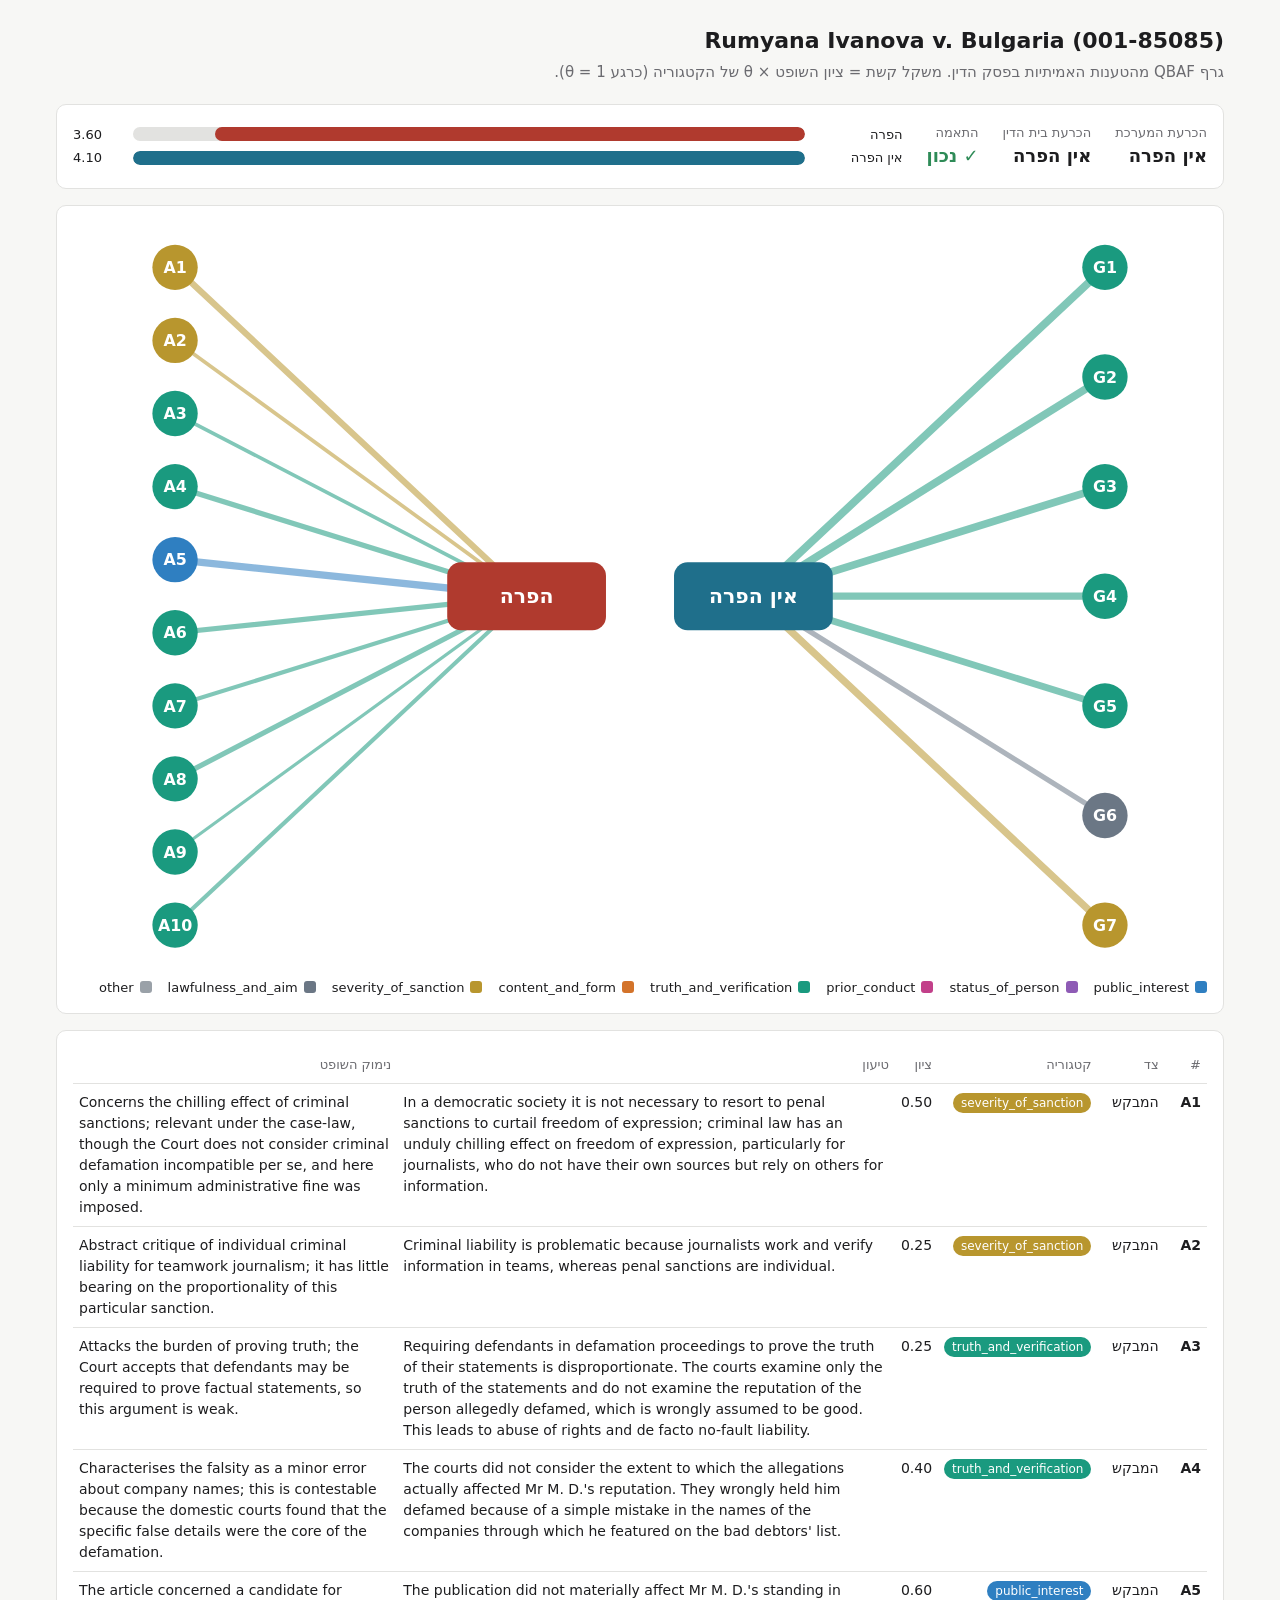
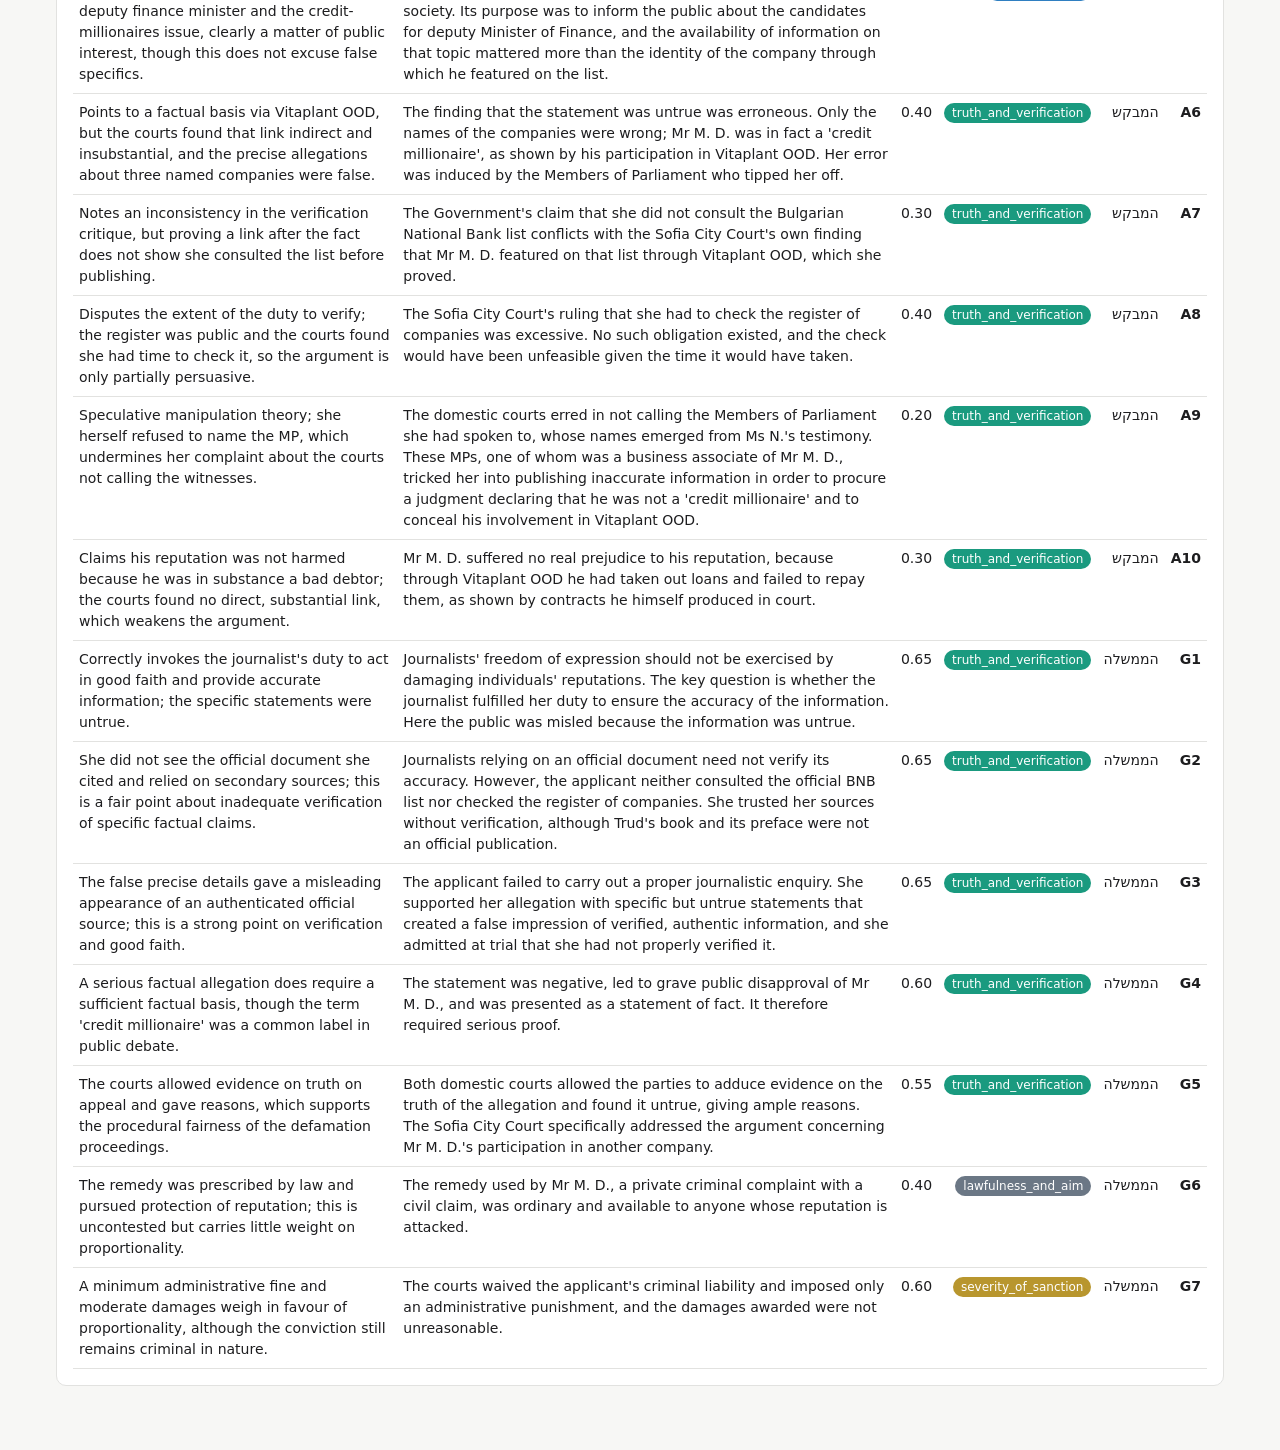
<file: data/graphs/001-85085.html>
<!doctype html>
<html lang="he" dir="rtl">
<head>
<meta charset="utf-8">
<meta name="viewport" content="width=device-width, initial-scale=1">
<title>QBAF Graph</title>
<style>
  :root {
    --bg: #f7f7f5; --panel: #ffffff; --text: #1d1d1f; --muted: #6b6b70; --line: #e2e2e0;
    --violation: #b03a2e; --no-violation: #1f6f8b;
  }
  @media (prefers-color-scheme: dark) {
    :root { --bg: #161618; --panel: #1f1f22; --text: #ececee; --muted: #9a9aa0; --line: #333338;
            --violation: #e06c5f; --no-violation: #5fb3d1; }
  }
  * { box-sizing: border-box; }
  body { margin: 0; background: var(--bg); color: var(--text);
         font: 15px/1.5 system-ui, -apple-system, "Segoe UI", Arial, sans-serif; }
  main { max-width: 1200px; margin: 0 auto; padding: 24px 16px 48px; }
  h1 { font-size: 22px; margin: 0 0 4px; }
  .sub { color: var(--muted); margin: 0 0 20px; }
  .panel { background: var(--panel); border: 1px solid var(--line); border-radius: 10px; padding: 16px; margin-bottom: 16px; }
  .verdict { display: flex; flex-wrap: wrap; gap: 24px; align-items: center; }
  .verdict .item b { display: block; font-size: 13px; color: var(--muted); font-weight: 500; }
  .verdict .item span { font-size: 18px; font-weight: 600; }
  .ok { color: #2e8b57; } .bad { color: #c0392b; }
  .bars { flex: 1 1 320px; }
  .bar { display: flex; align-items: center; gap: 8px; margin: 4px 0; }
  .bar .label { width: 90px; font-size: 13px; }
  .bar .track { flex: 1; height: 14px; background: var(--line); border-radius: 7px; overflow: hidden; }
  .bar .fill { height: 100%; border-radius: 7px; }
  .bar .num { width: 52px; font-variant-numeric: tabular-nums; font-size: 13px; text-align: left; }
  svg { width: 100%; height: auto; display: block; }
  .legend { display: flex; flex-wrap: wrap; gap: 6px 16px; font-size: 13px; margin-top: 8px; }
  .legend i { display: inline-block; width: 12px; height: 12px; border-radius: 3px; margin-left: 6px; vertical-align: -1px; }
  table { width: 100%; border-collapse: collapse; font-size: 14px; }
  th, td { text-align: right; padding: 8px 6px; border-bottom: 1px solid var(--line); vertical-align: top; }
  th { color: var(--muted); font-weight: 500; font-size: 13px; }
  td.en { direction: ltr; text-align: left; }
  tr.selected { background: color-mix(in srgb, var(--no-violation) 14%, transparent); }
  .chip { display: inline-block; padding: 1px 8px; border-radius: 10px; color: #fff; font-size: 12px; white-space: nowrap; }
  .table-wrap { overflow-x: auto; }
  .node { cursor: pointer; }
</style>
</head>
<body>
<main>
  <h1 id="title"></h1>
  <p class="sub">גרף QBAF מהטענות האמיתיות בפסק הדין. משקל קשת = ציון השופט × θ של הקטגוריה (כרגע θ = 1).</p>

  <section class="panel verdict">
    <div class="item"><b>הכרעת המערכת</b><span id="predicted"></span></div>
    <div class="item"><b>הכרעת בית הדין</b><span id="actual"></span></div>
    <div class="item"><b>התאמה</b><span id="match"></span></div>
    <div class="bars" id="bars"></div>
  </section>

  <section class="panel">
    <svg id="graph" role="img" aria-label="QBAF graph"></svg>
    <div class="legend" id="legend"></div>
  </section>

  <section class="panel table-wrap">
    <table>
      <thead><tr><th>#</th><th>צד</th><th>קטגוריה</th><th>ציון</th><th>טיעון</th><th>נימוק השופט</th></tr></thead>
      <tbody id="rows"></tbody>
    </table>
  </section>
</main>
<script>
const DATA = {
  "caseId" : "001-85085",
  "title" : "Rumyana Ivanova v. Bulgaria",
  "actualOutcome" : "no_violation",
  "predictedOutcome" : "no_violation",
  "scores" : {
    "violation" : 3.5999999999999996,
    "no_violation" : 4.1000000000000005
  },
  "arguments" : [ {
    "id" : "A1",
    "side" : "applicant",
    "text" : "In a democratic society it is not necessary to resort to penal sanctions to curtail freedom of expression; criminal law has an unduly chilling effect on freedom of expression, particularly for journalists, who do not have their own sources but rely on others for information.",
    "category" : "severity_of_sanction",
    "strength" : 0.5,
    "weight" : 0.5,
    "supports" : "violation",
    "rationale" : "Concerns the chilling effect of criminal sanctions; relevant under the case-law, though the Court does not consider criminal defamation incompatible per se, and here only a minimum administrative fine was imposed."
  }, {
    "id" : "A2",
    "side" : "applicant",
    "text" : "Criminal liability is problematic because journalists work and verify information in teams, whereas penal sanctions are individual.",
    "category" : "severity_of_sanction",
    "strength" : 0.25,
    "weight" : 0.25,
    "supports" : "violation",
    "rationale" : "Abstract critique of individual criminal liability for teamwork journalism; it has little bearing on the proportionality of this particular sanction."
  }, {
    "id" : "A3",
    "side" : "applicant",
    "text" : "Requiring defendants in defamation proceedings to prove the truth of their statements is disproportionate. The courts examine only the truth of the statements and do not examine the reputation of the person allegedly defamed, which is wrongly assumed to be good. This leads to abuse of rights and de facto no-fault liability.",
    "category" : "truth_and_verification",
    "strength" : 0.25,
    "weight" : 0.25,
    "supports" : "violation",
    "rationale" : "Attacks the burden of proving truth; the Court accepts that defendants may be required to prove factual statements, so this argument is weak."
  }, {
    "id" : "A4",
    "side" : "applicant",
    "text" : "The courts did not consider the extent to which the allegations actually affected Mr M. D.'s reputation. They wrongly held him defamed because of a simple mistake in the names of the companies through which he featured on the bad debtors' list.",
    "category" : "truth_and_verification",
    "strength" : 0.4,
    "weight" : 0.4,
    "supports" : "violation",
    "rationale" : "Characterises the falsity as a minor error about company names; this is contestable because the domestic courts found that the specific false details were the core of the defamation."
  }, {
    "id" : "A5",
    "side" : "applicant",
    "text" : "The publication did not materially affect Mr M. D.'s standing in society. Its purpose was to inform the public about the candidates for deputy Minister of Finance, and the availability of information on that topic mattered more than the identity of the company through which he featured on the list.",
    "category" : "public_interest",
    "strength" : 0.6,
    "weight" : 0.6,
    "supports" : "violation",
    "rationale" : "The article concerned a candidate for deputy finance minister and the credit-millionaires issue, clearly a matter of public interest, though this does not excuse false specifics."
  }, {
    "id" : "A6",
    "side" : "applicant",
    "text" : "The finding that the statement was untrue was erroneous. Only the names of the companies were wrong; Mr M. D. was in fact a 'credit millionaire', as shown by his participation in Vitaplant OOD. Her error was induced by the Members of Parliament who tipped her off.",
    "category" : "truth_and_verification",
    "strength" : 0.4,
    "weight" : 0.4,
    "supports" : "violation",
    "rationale" : "Points to a factual basis via Vitaplant OOD, but the courts found that link indirect and insubstantial, and the precise allegations about three named companies were false."
  }, {
    "id" : "A7",
    "side" : "applicant",
    "text" : "The Government's claim that she did not consult the Bulgarian National Bank list conflicts with the Sofia City Court's own finding that Mr M. D. featured on that list through Vitaplant OOD, which she proved.",
    "category" : "truth_and_verification",
    "strength" : 0.3,
    "weight" : 0.3,
    "supports" : "violation",
    "rationale" : "Notes an inconsistency in the verification critique, but proving a link after the fact does not show she consulted the list before publishing."
  }, {
    "id" : "A8",
    "side" : "applicant",
    "text" : "The Sofia City Court's ruling that she had to check the register of companies was excessive. No such obligation existed, and the check would have been unfeasible given the time it would have taken.",
    "category" : "truth_and_verification",
    "strength" : 0.4,
    "weight" : 0.4,
    "supports" : "violation",
    "rationale" : "Disputes the extent of the duty to verify; the register was public and the courts found she had time to check it, so the argument is only partially persuasive."
  }, {
    "id" : "A9",
    "side" : "applicant",
    "text" : "The domestic courts erred in not calling the Members of Parliament she had spoken to, whose names emerged from Ms N.'s testimony. These MPs, one of whom was a business associate of Mr M. D., tricked her into publishing inaccurate information in order to procure a judgment declaring that he was not a 'credit millionaire' and to conceal his involvement in Vitaplant OOD.",
    "category" : "truth_and_verification",
    "strength" : 0.2,
    "weight" : 0.2,
    "supports" : "violation",
    "rationale" : "Speculative manipulation theory; she herself refused to name the MP, which undermines her complaint about the courts not calling the witnesses."
  }, {
    "id" : "A10",
    "side" : "applicant",
    "text" : "Mr M. D. suffered no real prejudice to his reputation, because through Vitaplant OOD he had taken out loans and failed to repay them, as shown by contracts he himself produced in court.",
    "category" : "truth_and_verification",
    "strength" : 0.3,
    "weight" : 0.3,
    "supports" : "violation",
    "rationale" : "Claims his reputation was not harmed because he was in substance a bad debtor; the courts found no direct, substantial link, which weakens the argument."
  }, {
    "id" : "G1",
    "side" : "government",
    "text" : "Journalists' freedom of expression should not be exercised by damaging individuals' reputations. The key question is whether the journalist fulfilled her duty to ensure the accuracy of the information. Here the public was misled because the information was untrue.",
    "category" : "truth_and_verification",
    "strength" : 0.65,
    "weight" : 0.65,
    "supports" : "no_violation",
    "rationale" : "Correctly invokes the journalist's duty to act in good faith and provide accurate information; the specific statements were untrue."
  }, {
    "id" : "G2",
    "side" : "government",
    "text" : "Journalists relying on an official document need not verify its accuracy. However, the applicant neither consulted the official BNB list nor checked the register of companies. She trusted her sources without verification, although Trud's book and its preface were not an official publication.",
    "category" : "truth_and_verification",
    "strength" : 0.65,
    "weight" : 0.65,
    "supports" : "no_violation",
    "rationale" : "She did not see the official document she cited and relied on secondary sources; this is a fair point about inadequate verification of specific factual claims."
  }, {
    "id" : "G3",
    "side" : "government",
    "text" : "The applicant failed to carry out a proper journalistic enquiry. She supported her allegation with specific but untrue statements that created a false impression of verified, authentic information, and she admitted at trial that she had not properly verified it.",
    "category" : "truth_and_verification",
    "strength" : 0.65,
    "weight" : 0.65,
    "supports" : "no_violation",
    "rationale" : "The false precise details gave a misleading appearance of an authenticated official source; this is a strong point on verification and good faith."
  }, {
    "id" : "G4",
    "side" : "government",
    "text" : "The statement was negative, led to grave public disapproval of Mr M. D., and was presented as a statement of fact. It therefore required serious proof.",
    "category" : "truth_and_verification",
    "strength" : 0.6,
    "weight" : 0.6,
    "supports" : "no_violation",
    "rationale" : "A serious factual allegation does require a sufficient factual basis, though the term 'credit millionaire' was a common label in public debate."
  }, {
    "id" : "G5",
    "side" : "government",
    "text" : "Both domestic courts allowed the parties to adduce evidence on the truth of the allegation and found it untrue, giving ample reasons. The Sofia City Court specifically addressed the argument concerning Mr M. D.'s participation in another company.",
    "category" : "truth_and_verification",
    "strength" : 0.55,
    "weight" : 0.55,
    "supports" : "no_violation",
    "rationale" : "The courts allowed evidence on truth on appeal and gave reasons, which supports the procedural fairness of the defamation proceedings."
  }, {
    "id" : "G6",
    "side" : "government",
    "text" : "The remedy used by Mr M. D., a private criminal complaint with a civil claim, was ordinary and available to anyone whose reputation is attacked.",
    "category" : "lawfulness_and_aim",
    "strength" : 0.4,
    "weight" : 0.4,
    "supports" : "no_violation",
    "rationale" : "The remedy was prescribed by law and pursued protection of reputation; this is uncontested but carries little weight on proportionality."
  }, {
    "id" : "G7",
    "side" : "government",
    "text" : "The courts waived the applicant's criminal liability and imposed only an administrative punishment, and the damages awarded were not unreasonable.",
    "category" : "severity_of_sanction",
    "strength" : 0.6,
    "weight" : 0.6,
    "supports" : "no_violation",
    "rationale" : "A minimum administrative fine and moderate damages weigh in favour of proportionality, although the conviction still remains criminal in nature."
  } ]
};

const COLORS = {
  public_interest: "#2f7fc1", status_of_person: "#8e5bb5", prior_conduct: "#c2408a",
  truth_and_verification: "#1a9a7f", content_and_form: "#d3732a", severity_of_sanction: "#b8962e",
  lawfulness_and_aim: "#6b7785", other: "#9aa1a8"
};
const LABELS = { violation: "הפרה", no_violation: "אין הפרה" };
const css = getComputedStyle(document.documentElement);
const decisionColor = d => css.getPropertyValue(d === "violation" ? "--violation" : "--no-violation").trim();

document.getElementById("title").textContent = DATA.title + " (" + DATA.caseId + ")";
document.getElementById("predicted").textContent = LABELS[DATA.predictedOutcome] || DATA.predictedOutcome;
document.getElementById("actual").textContent = LABELS[DATA.actualOutcome];
const match = document.getElementById("match");
match.textContent = DATA.predictedOutcome === DATA.actualOutcome ? "✓ נכון" : "✗ לא נכון";
match.className = DATA.predictedOutcome === DATA.actualOutcome ? "ok" : "bad";

const maxScore = Math.max(...Object.values(DATA.scores), 0.001);
document.getElementById("bars").innerHTML = Object.entries(DATA.scores).map(([d, v]) =>
  `<div class="bar"><span class="label">${LABELS[d]}</span>
     <span class="track"><span class="fill" style="display:block;width:${(v / maxScore) * 100}%;background:${decisionColor(d)}"></span></span>
     <span class="num">${v.toFixed(2)}</span></div>`).join("");

// פריסה: טיעוני המבקש משמאל → "הפרה"; טיעוני הממשלה מימין → "אין הפרה"
const applicant = DATA.arguments.filter(a => a.side === "applicant");
const government = DATA.arguments.filter(a => a.side === "government");
const rowGap = 58, padTop = 40;
const height = padTop * 2 + Math.max(applicant.length, government.length, 2) * rowGap;
const W = 1000, colA = 90, colG = W - 90, decA = 400, decG = 600;
const svg = document.getElementById("graph");
svg.setAttribute("viewBox", `0 0 ${W} ${height}`);
const NS = "http://www.w3.org/2000/svg";
const el = (tag, attrs, parent = svg) => {
  const e = document.createElementNS(NS, tag);
  for (const [k, v] of Object.entries(attrs)) e.setAttribute(k, v);
  parent.appendChild(e);
  return e;
};
const yOf = (i, n) => padTop + (height - 2 * padTop) * (n === 1 ? 0.5 : i / (n - 1));
const decY = height / 2;

function drawSide(list, x, decX) {
  list.forEach((a, i) => {
    const y = yOf(i, list.length);
    el("line", { x1: x, y1: y, x2: decX, y2: decY, stroke: COLORS[a.category],
                 "stroke-width": 1 + a.weight * 9, "stroke-opacity": 0.55, "stroke-linecap": "round" });
    a._pos = { x, y };
  });
}
drawSide(applicant, colA, decA);
drawSide(government, colG, decG);

for (const [d, x] of [["violation", decA], ["no_violation", decG]]) {
  el("rect", { x: x - 70, y: decY - 30, width: 140, height: 60, rx: 12, fill: decisionColor(d) });
  const t = el("text", { x, y: decY + 6, "text-anchor": "middle", fill: "#fff", "font-size": 18, "font-weight": 600 });
  t.textContent = LABELS[d];
}

for (const a of DATA.arguments) {
  const g = el("g", { class: "node", "data-id": a.id });
  el("circle", { cx: a._pos.x, cy: a._pos.y, r: 20, fill: COLORS[a.category] }, g);
  const t = el("text", { x: a._pos.x, y: a._pos.y + 5, "text-anchor": "middle", fill: "#fff", "font-size": 14, "font-weight": 600 }, g);
  t.textContent = a.id;
  const tip = el("title", {}, g);
  tip.textContent = `${a.id} · ${a.category} · ${a.strength.toFixed(2)}\n${a.text}`;
  g.addEventListener("click", () => select(a.id));
}

document.getElementById("legend").innerHTML = Object.entries(COLORS)
  .map(([c, col]) => `<span><i style="background:${col}"></i>${c}</span>`).join("");

const rows = document.getElementById("rows");
rows.innerHTML = DATA.arguments.map(a =>
  `<tr id="row-${a.id}"><td><b>${a.id}</b></td><td>${a.side === "applicant" ? "המבקש" : "הממשלה"}</td>
     <td><span class="chip" style="background:${COLORS[a.category]}">${a.category}</span></td>
     <td>${a.strength.toFixed(2)}</td><td class="en"></td><td class="en"></td></tr>`).join("");
DATA.arguments.forEach(a => {
  const cells = document.querySelectorAll(`#row-${a.id} td.en`);
  cells[0].textContent = a.text;
  cells[1].textContent = a.rationale;
});

function select(id) {
  document.querySelectorAll("tr.selected").forEach(r => r.classList.remove("selected"));
  const row = document.getElementById("row-" + id);
  row.classList.add("selected");
  row.scrollIntoView({ behavior: "smooth", block: "center" });
}
</script>
</body>
</html>
</file>
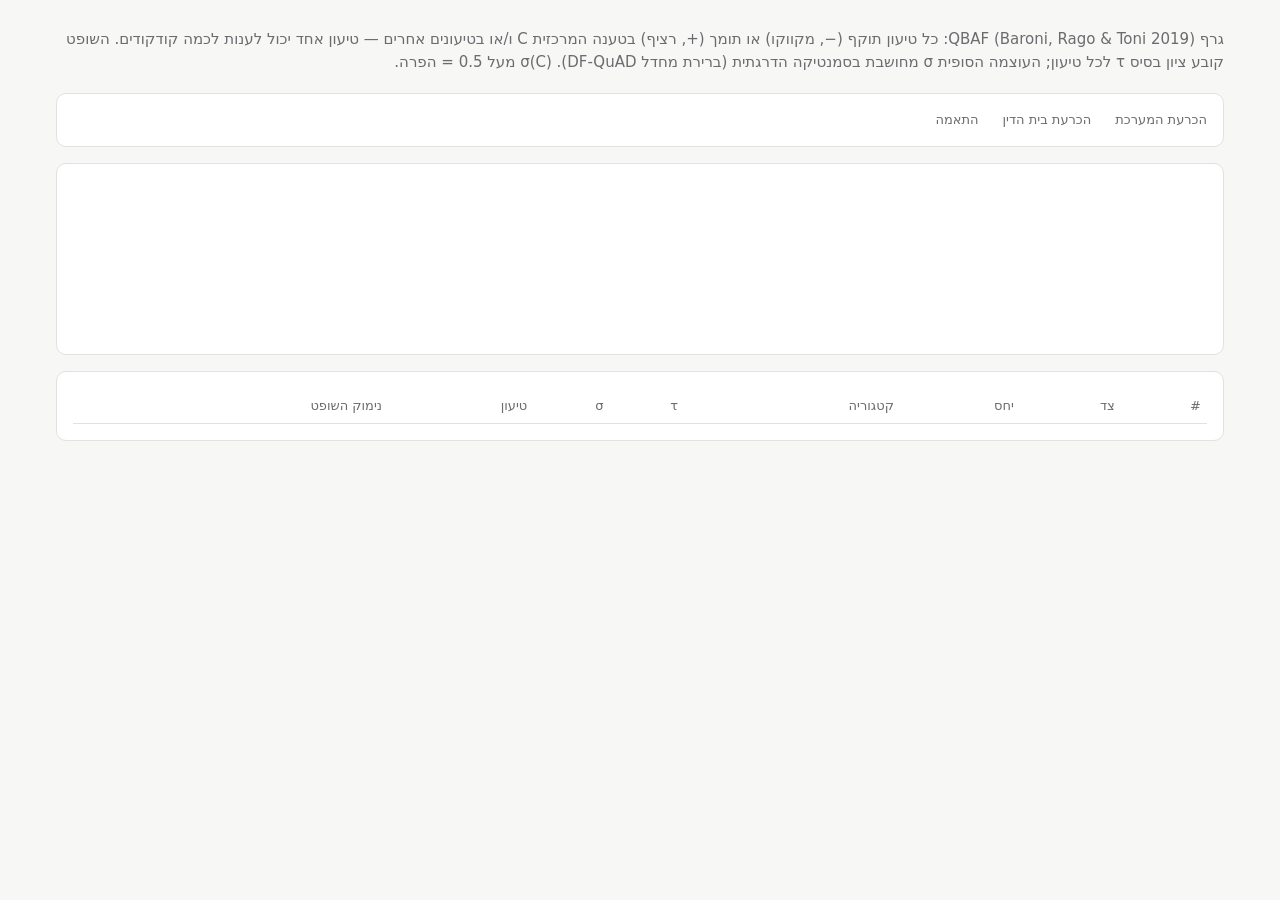
<file: src/main/resources/graph-view.html>
<!doctype html>
<html lang="he" dir="rtl">
<head>
<meta charset="utf-8">
<meta name="viewport" content="width=device-width, initial-scale=1">
<title>QBAF Graph</title>
<style>
  :root {
    --bg: #f7f7f5; --panel: #ffffff; --text: #1d1d1f; --muted: #6b6b70; --line: #e2e2e0;
    --violation: #b03a2e; --no-violation: #1f6f8b;
  }
  @media (prefers-color-scheme: dark) {
    :root { --bg: #161618; --panel: #1f1f22; --text: #ececee; --muted: #9a9aa0; --line: #333338;
            --violation: #e06c5f; --no-violation: #5fb3d1; }
  }
  * { box-sizing: border-box; }
  body { margin: 0; background: var(--bg); color: var(--text);
         font: 15px/1.5 system-ui, -apple-system, "Segoe UI", Arial, sans-serif; }
  main { max-width: 1200px; margin: 0 auto; padding: 24px 16px 48px; }
  h1 { font-size: 22px; margin: 0 0 4px; }
  .sub { color: var(--muted); margin: 0 0 20px; }
  .panel { background: var(--panel); border: 1px solid var(--line); border-radius: 10px; padding: 16px; margin-bottom: 16px; }
  .verdict { display: flex; flex-wrap: wrap; gap: 24px; align-items: center; }
  .verdict .item b { display: block; font-size: 13px; color: var(--muted); font-weight: 500; }
  .verdict .item span { font-size: 18px; font-weight: 600; }
  .ok { color: #2e8b57; } .bad { color: #c0392b; }
  .bars { flex: 1 1 320px; }
  .bar { display: flex; align-items: center; gap: 8px; margin: 4px 0; }
  .bar .label { width: 90px; font-size: 13px; }
  .bar .track { flex: 1; height: 14px; background: var(--line); border-radius: 7px; overflow: hidden; }
  .bar .fill { height: 100%; border-radius: 7px; }
  .bar .num { width: 52px; font-variant-numeric: tabular-nums; font-size: 13px; text-align: left; }
  svg { width: 100%; height: auto; display: block; }
  .legend { display: flex; flex-wrap: wrap; gap: 6px 16px; font-size: 13px; margin-top: 8px; }
  .legend i { display: inline-block; width: 12px; height: 12px; border-radius: 3px; margin-left: 6px; vertical-align: -1px; }
  table { width: 100%; border-collapse: collapse; font-size: 14px; }
  th, td { text-align: right; padding: 8px 6px; border-bottom: 1px solid var(--line); vertical-align: top; }
  th { color: var(--muted); font-weight: 500; font-size: 13px; }
  td.en { direction: ltr; text-align: left; }
  tr.selected { background: color-mix(in srgb, var(--no-violation) 14%, transparent); }
  .chip { display: inline-block; padding: 1px 8px; border-radius: 10px; color: #fff; font-size: 12px; white-space: nowrap; }
  .table-wrap { overflow-x: auto; }
  .node { cursor: pointer; }
</style>
</head>
<body>
<main>
  <h1 id="title"></h1>
  <p class="sub">גרף QBAF (Baroni, Rago &amp; Toni 2019): כל טיעון תוקף (−, מקווקו) או תומך (+, רציף) בטענה המרכזית C ו/או בטיעונים אחרים — טיעון אחד יכול לענות לכמה קודקודים.
    השופט קובע ציון בסיס τ לכל טיעון; העוצמה הסופית σ מחושבת בסמנטיקה הדרגתית (ברירת מחדל DF-QuAD). σ(C) מעל 0.5 = הפרה.</p>

  <section class="panel verdict">
    <div class="item"><b>הכרעת המערכת</b><span id="predicted"></span></div>
    <div class="item"><b>הכרעת בית הדין</b><span id="actual"></span></div>
    <div class="item"><b>התאמה</b><span id="match"></span></div>
    <div class="bars" id="bars"></div>
  </section>

  <section class="panel">
    <svg id="graph" role="img" aria-label="QBAF graph"></svg>
    <div class="legend" id="legend"></div>
  </section>

  <section class="panel table-wrap">
    <table>
      <thead><tr><th>#</th><th>צד</th><th>יחס</th><th>קטגוריה</th><th>τ</th><th>σ</th><th>טיעון</th><th>נימוק השופט</th></tr></thead>
      <tbody id="rows"></tbody>
    </table>
  </section>
</main>
<script>
const DATA = /*DATA*/null;

const COLORS = {
  public_interest: "#2f7fc1", status_of_person: "#8e5bb5", prior_conduct: "#c2408a",
  truth_and_verification: "#1a9a7f", content_and_form: "#d3732a", severity_of_sanction: "#b8962e",
  lawfulness_and_aim: "#6b7785", other: "#9aa1a8"
};
const LABELS = { violation: "הפרה", no_violation: "אין הפרה" };
const css = getComputedStyle(document.documentElement);
const decisionColor = d => css.getPropertyValue(d === "violation" ? "--violation" : "--no-violation").trim();

document.getElementById("title").textContent = DATA.title + " (" + DATA.caseId + ")";
document.getElementById("predicted").textContent = LABELS[DATA.predictedOutcome] || DATA.predictedOutcome;
document.getElementById("actual").textContent = LABELS[DATA.actualOutcome];
const match = document.getElementById("match");
match.textContent = DATA.predictedOutcome === DATA.actualOutcome ? "✓ נכון" : "✗ לא נכון";
match.className = DATA.predictedOutcome === DATA.actualOutcome ? "ok" : "bad";

const c = DATA.claimStrength;
document.getElementById("bars").innerHTML =
  `<div class="bar"><span class="label">σ(C)</span>
     <span class="track"><span class="fill" style="display:block;width:${c * 100}%;background:${decisionColor(c > 0.5 ? "violation" : "no_violation")}"></span></span>
     <span class="num">${c.toFixed(3)}</span></div>
   <div class="bar"><span class="label">סף τ(C)</span><span class="track"><span class="fill" style="display:block;width:50%;background:var(--muted)"></span></span><span class="num">0.500</span></div>`;

// שכבות לפי המרחק הקצר מ-C. טיעון יכול לענות לכמה קודקודים: היעד הקרוב ביותר ל-C קובע את מקומו בפריסה
const EDGES = DATA.arguments.flatMap(a => a.edges);
const depth = { C: 0 }, parent = {};
for (let changed = true; changed;) {
  changed = false;
  for (const e of EDGES) {
    if (depth[e.to] == null) continue;
    if (depth[e.from] == null || depth[e.to] + 1 < depth[e.from]) { depth[e.from] = depth[e.to] + 1; parent[e.from] = e.to; changed = true; }
  }
}
const children = { C: [] };
DATA.arguments.forEach(a => { children[a.id] = []; });
DATA.arguments.forEach(a => children[parent[a.id] ?? "C"].push(a.id));
let leaf = 0;
const col = {};
const place = id => {
  if (!children[id].length) return (col[id] = leaf++);
  const cs = children[id].map(place);
  return (col[id] = (cs[0] + cs[cs.length - 1]) / 2);
};
place("C");
const maxDepth = Math.max(1, ...Object.values(depth));
const W = Math.max(1000, leaf * 64 + 80), gapX = (W - 80) / Math.max(1, leaf), gapY = 110, R = 20;
const height = 90 + maxDepth * gapY + 50;
const pos = id => ({ x: 40 + gapX * (col[id] + 0.5), y: 50 + (depth[id] ?? 1) * gapY });
const svg = document.getElementById("graph");
svg.setAttribute("viewBox", `0 0 ${W} ${height}`);
const NS = "http://www.w3.org/2000/svg";
const el = (tag, attrs, parentNode = svg) => {
  const e = document.createElementNS(NS, tag);
  for (const [k, v] of Object.entries(attrs)) e.setAttribute(k, v);
  parentNode.appendChild(e);
  return e;
};
const ATTACK = "#B5532A", SUPPORT = "#2E7D4F";
const defs = el("defs", {});
for (const [id, color] of [["attack", ATTACK], ["support", SUPPORT]]) {
  const m = el("marker", { id: "arrow-" + id, viewBox: "0 0 10 10", refX: 8.5, refY: 5, markerWidth: 8, markerHeight: 8,
                           markerUnits: "userSpaceOnUse", orient: "auto-start-reverse" }, defs);
  el("path", { d: "M 0 1 L 9 5 L 0 9 z", fill: color }, m);
}
const strengthOf = Object.fromEntries(DATA.arguments.map(a => [a.id, a.finalStrength]));
const anchor = (t, from, isClaim) => {
  if (isClaim) return { x: Math.max(t.x - 96, Math.min(t.x + 96, from.x)), y: t.y + 30 };
  const dx = from.x - t.x, dy = from.y - t.y, d = Math.hypot(dx, dy) || 1;
  return { x: t.x + (dx / d) * (R + 3), y: t.y + (dy / d) * (R + 3) };
};

for (const e of EDGES) {
  const p = pos(e.from), t = pos(e.to);
  const attack = e.relation === "attack";
  const end = anchor(t, p, e.to === "C");
  let d, mx, my;
  if (parent[e.from] === e.to) {
    const sy = p.y - R, cy = (sy + end.y) / 2;
    d = `M ${p.x} ${sy} C ${p.x} ${cy}, ${end.x} ${cy}, ${end.x} ${end.y}`;
    mx = (p.x + end.x) / 2; my = cy;
  } else {
    const start = anchor(p, t, false);
    const dx = end.x - start.x, dy = end.y - start.y, len = Math.hypot(dx, dy) || 1, bend = Math.min(60, len * 0.22);
    const cx = (start.x + end.x) / 2 - (dy / len) * bend, cy = (start.y + end.y) / 2 + (dx / len) * bend;
    d = `M ${start.x} ${start.y} Q ${cx} ${cy}, ${end.x} ${end.y}`;
    mx = 0.25 * start.x + 0.5 * cx + 0.25 * end.x; my = 0.25 * start.y + 0.5 * cy + 0.25 * end.y;
  }
  el("path", { d, fill: "none", stroke: attack ? ATTACK : SUPPORT, "stroke-width": 1.2 + strengthOf[e.from] * 5,
               "stroke-dasharray": attack ? "7 4" : "none", "stroke-opacity": parent[e.from] === e.to ? 0.85 : 0.6,
               "marker-end": `url(#arrow-${attack ? "attack" : "support"})` });
  el("text", { x: mx, y: my + 5, "text-anchor": "middle", "font-size": 16, "font-weight": 700,
               fill: attack ? ATTACK : SUPPORT }).textContent = attack ? "−" : "+";
}

const cp = pos("C");
el("rect", { x: cp.x - 110, y: cp.y - 30, width: 220, height: 60, rx: 10, fill: decisionColor(c > 0.5 ? "violation" : "no_violation") });
const ct = el("text", { x: cp.x, y: cp.y + 7, "text-anchor": "middle", fill: "#fff", "font-size": 17, "font-weight": 600 });
ct.textContent = `C · σ = ${c.toFixed(3)}`;
el("title", {}, ct).textContent = DATA.claim;

const edgesText = a => a.edges.map(e => `${e.relation === "attack" ? "תוקף את" : "תומך ב-"}${e.relation === "attack" ? " " : ""}${e.to}`).join(", ");
for (const a of DATA.arguments) {
  const p = pos(a.id);
  const g = el("g", { class: "node", "data-id": a.id });
  el("circle", { cx: p.x, cy: p.y, r: R, fill: COLORS[a.category] || "#9aa1a8",
                 stroke: decisionColor(a.side === "applicant" ? "violation" : "no_violation"), "stroke-width": 3 }, g);
  el("text", { x: p.x, y: p.y + 5, "text-anchor": "middle", fill: "#fff", "font-size": 13, "font-weight": 600 }, g).textContent = a.id;
  el("text", { x: p.x + R + 5, y: p.y + 4, fill: css.getPropertyValue("--muted").trim(), "font-size": 11 }, g)
    .textContent = a.finalStrength.toFixed(2);
  el("title", {}, g).textContent = `${a.id} · ${a.edges.map(e => e.relation + "s " + e.to).join(", ")} · ${a.category} · τ ${a.baseScore.toFixed(2)} · σ ${a.finalStrength.toFixed(2)}\n${a.text}`;
  g.addEventListener("click", () => select(a.id));
}

document.getElementById("legend").innerHTML =
  `<span><i style="background:${SUPPORT}"></i>+ תמיכה</span><span><i style="background:${ATTACK}"></i>− התקפה</span>` +
  Object.entries(COLORS).map(([k, color]) => `<span><i style="background:${color}"></i>${k}</span>`).join("");

const rows = document.getElementById("rows");
rows.innerHTML = DATA.arguments.map(a =>
  `<tr id="row-${a.id}"><td><b>${a.id}</b></td><td>${a.side === "applicant" ? "המבקש" : "הממשלה"}</td>
     <td>${edgesText(a)}</td>
     <td><span class="chip" style="background:${COLORS[a.category] || "#9aa1a8"}">${a.category}</span></td>
     <td>${a.baseScore.toFixed(2)}</td><td>${a.finalStrength.toFixed(2)}</td><td class="en"></td><td class="en"></td></tr>`).join("") +
  (DATA.pruned || []).map(p =>
  `<tr id="row-${p.id}" style="opacity:0.55"><td><b>${p.id}</b></td><td>${p.side === "applicant" ? "המבקש" : "הממשלה"}</td>
     <td colspan="4">מוזג אל ${p.duplicateOf} (חוזר על אותה טענה, לא נספר פעמיים)</td><td class="en"></td><td class="en"></td></tr>`).join("");
DATA.arguments.forEach(a => {
  const cells = document.querySelectorAll(`#row-${a.id} td.en`);
  cells[0].textContent = a.text;
  cells[1].textContent = a.rationale || "";
});
(DATA.pruned || []).forEach(p => { document.querySelectorAll(`#row-${p.id} td.en`)[0].textContent = p.text; });

function select(id) {
  document.querySelectorAll("tr.selected").forEach(r => r.classList.remove("selected"));
  const row = document.getElementById("row-" + id);
  row.classList.add("selected");
  row.scrollIntoView({ behavior: "smooth", block: "center" });
}
</script>
</body>
</html>
</file>
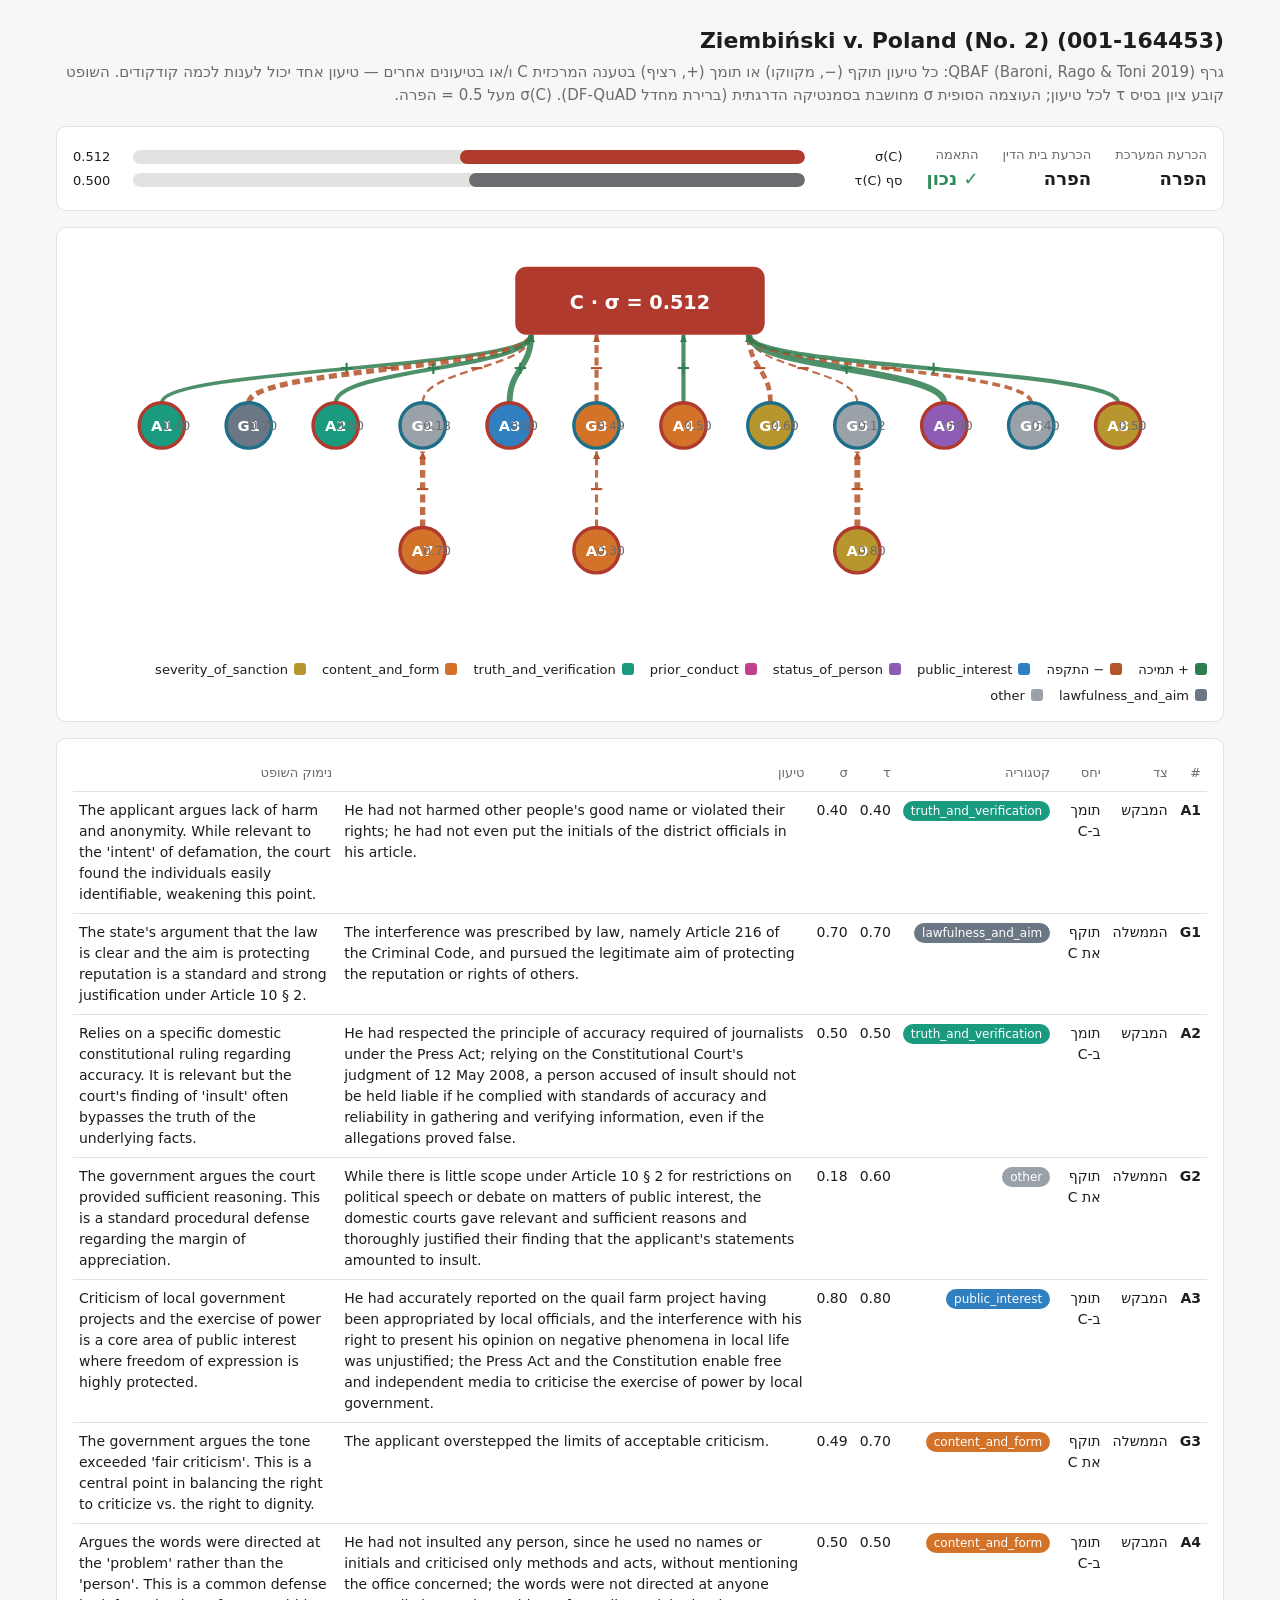
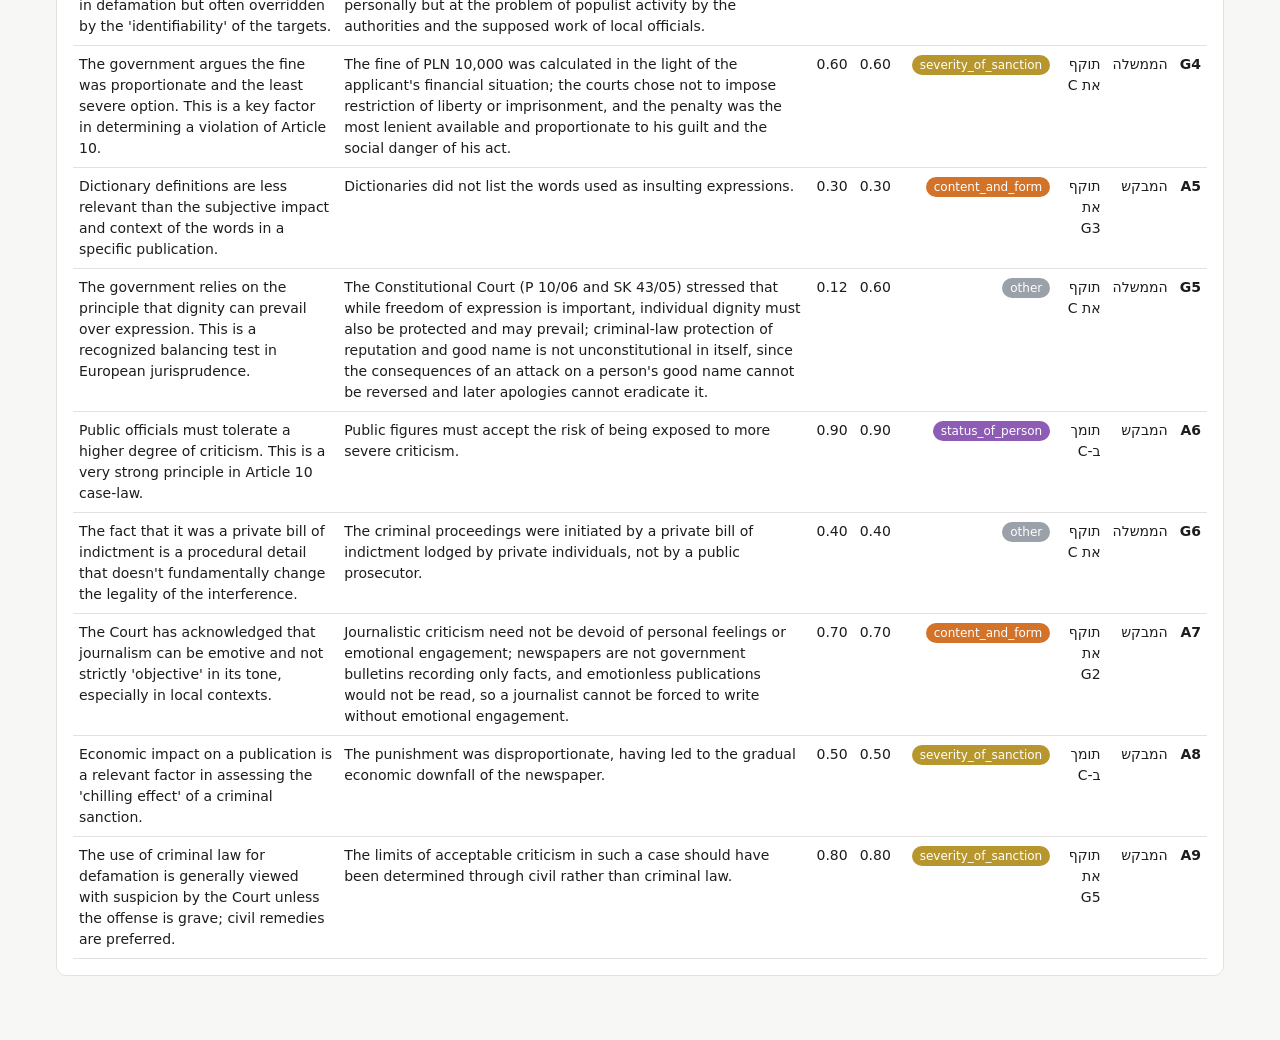
<file: data/local/ollama-gemma4-12b/graphs/001-164453.html>
<!doctype html>
<html lang="he" dir="rtl">
<head>
<meta charset="utf-8">
<meta name="viewport" content="width=device-width, initial-scale=1">
<title>QBAF Graph</title>
<style>
  :root {
    --bg: #f7f7f5; --panel: #ffffff; --text: #1d1d1f; --muted: #6b6b70; --line: #e2e2e0;
    --violation: #b03a2e; --no-violation: #1f6f8b;
  }
  @media (prefers-color-scheme: dark) {
    :root { --bg: #161618; --panel: #1f1f22; --text: #ececee; --muted: #9a9aa0; --line: #333338;
            --violation: #e06c5f; --no-violation: #5fb3d1; }
  }
  * { box-sizing: border-box; }
  body { margin: 0; background: var(--bg); color: var(--text);
         font: 15px/1.5 system-ui, -apple-system, "Segoe UI", Arial, sans-serif; }
  main { max-width: 1200px; margin: 0 auto; padding: 24px 16px 48px; }
  h1 { font-size: 22px; margin: 0 0 4px; }
  .sub { color: var(--muted); margin: 0 0 20px; }
  .panel { background: var(--panel); border: 1px solid var(--line); border-radius: 10px; padding: 16px; margin-bottom: 16px; }
  .verdict { display: flex; flex-wrap: wrap; gap: 24px; align-items: center; }
  .verdict .item b { display: block; font-size: 13px; color: var(--muted); font-weight: 500; }
  .verdict .item span { font-size: 18px; font-weight: 600; }
  .ok { color: #2e8b57; } .bad { color: #c0392b; }
  .bars { flex: 1 1 320px; }
  .bar { display: flex; align-items: center; gap: 8px; margin: 4px 0; }
  .bar .label { width: 90px; font-size: 13px; }
  .bar .track { flex: 1; height: 14px; background: var(--line); border-radius: 7px; overflow: hidden; }
  .bar .fill { height: 100%; border-radius: 7px; }
  .bar .num { width: 52px; font-variant-numeric: tabular-nums; font-size: 13px; text-align: left; }
  svg { width: 100%; height: auto; display: block; }
  .legend { display: flex; flex-wrap: wrap; gap: 6px 16px; font-size: 13px; margin-top: 8px; }
  .legend i { display: inline-block; width: 12px; height: 12px; border-radius: 3px; margin-left: 6px; vertical-align: -1px; }
  table { width: 100%; border-collapse: collapse; font-size: 14px; }
  th, td { text-align: right; padding: 8px 6px; border-bottom: 1px solid var(--line); vertical-align: top; }
  th { color: var(--muted); font-weight: 500; font-size: 13px; }
  td.en { direction: ltr; text-align: left; }
  tr.selected { background: color-mix(in srgb, var(--no-violation) 14%, transparent); }
  .chip { display: inline-block; padding: 1px 8px; border-radius: 10px; color: #fff; font-size: 12px; white-space: nowrap; }
  .table-wrap { overflow-x: auto; }
  .node { cursor: pointer; }
</style>
</head>
<body>
<main>
  <h1 id="title"></h1>
  <p class="sub">גרף QBAF (Baroni, Rago &amp; Toni 2019): כל טיעון תוקף (−, מקווקו) או תומך (+, רציף) בטענה המרכזית C ו/או בטיעונים אחרים — טיעון אחד יכול לענות לכמה קודקודים.
    השופט קובע ציון בסיס τ לכל טיעון; העוצמה הסופית σ מחושבת בסמנטיקה הדרגתית (ברירת מחדל DF-QuAD). σ(C) מעל 0.5 = הפרה.</p>

  <section class="panel verdict">
    <div class="item"><b>הכרעת המערכת</b><span id="predicted"></span></div>
    <div class="item"><b>הכרעת בית הדין</b><span id="actual"></span></div>
    <div class="item"><b>התאמה</b><span id="match"></span></div>
    <div class="bars" id="bars"></div>
  </section>

  <section class="panel">
    <svg id="graph" role="img" aria-label="QBAF graph"></svg>
    <div class="legend" id="legend"></div>
  </section>

  <section class="panel table-wrap">
    <table>
      <thead><tr><th>#</th><th>צד</th><th>יחס</th><th>קטגוריה</th><th>τ</th><th>σ</th><th>טיעון</th><th>נימוק השופט</th></tr></thead>
      <tbody id="rows"></tbody>
    </table>
  </section>
</main>
<script>
const DATA = {
  "caseId" : "001-164453",
  "title" : "Ziembiński v. Poland (No. 2)",
  "claim" : "The interference with the applicant's freedom of expression violated Article 10 of the Convention.",
  "actualOutcome" : "violation",
  "predictedOutcome" : "violation",
  "claimStrength" : 0.512498576,
  "arguments" : [ {
    "id" : "A1",
    "side" : "applicant",
    "text" : "He had not harmed other people's good name or violated their rights; he had not even put the initials of the district officials in his article.",
    "category" : "truth_and_verification",
    "strength" : 0.4,
    "baseScore" : 0.4,
    "finalStrength" : 0.4,
    "edges" : [ {
      "from" : "A1",
      "to" : "C",
      "relation" : "support"
    } ],
    "depth" : 1,
    "rationale" : "The applicant argues lack of harm and anonymity. While relevant to the 'intent' of defamation, the court found the individuals easily identifiable, weakening this point."
  }, {
    "id" : "G1",
    "side" : "government",
    "text" : "The interference was prescribed by law, namely Article 216 of the Criminal Code, and pursued the legitimate aim of protecting the reputation or rights of others.",
    "category" : "lawfulness_and_aim",
    "strength" : 0.7,
    "baseScore" : 0.7,
    "finalStrength" : 0.7,
    "edges" : [ {
      "from" : "G1",
      "to" : "C",
      "relation" : "attack"
    } ],
    "depth" : 1,
    "rationale" : "The state's argument that the law is clear and the aim is protecting reputation is a standard and strong justification under Article 10 § 2."
  }, {
    "id" : "A2",
    "side" : "applicant",
    "text" : "He had respected the principle of accuracy required of journalists under the Press Act; relying on the Constitutional Court's judgment of 12 May 2008, a person accused of insult should not be held liable if he complied with standards of accuracy and reliability in gathering and verifying information, even if the allegations proved false.",
    "category" : "truth_and_verification",
    "strength" : 0.5,
    "baseScore" : 0.5,
    "finalStrength" : 0.5,
    "edges" : [ {
      "from" : "A2",
      "to" : "C",
      "relation" : "support"
    } ],
    "depth" : 1,
    "rationale" : "Relies on a specific domestic constitutional ruling regarding accuracy. It is relevant but the court's finding of 'insult' often bypasses the truth of the underlying facts."
  }, {
    "id" : "G2",
    "side" : "government",
    "text" : "While there is little scope under Article 10 § 2 for restrictions on political speech or debate on matters of public interest, the domestic courts gave relevant and sufficient reasons and thoroughly justified their finding that the applicant's statements amounted to insult.",
    "category" : "other",
    "strength" : 0.6,
    "baseScore" : 0.6,
    "finalStrength" : 0.18,
    "edges" : [ {
      "from" : "G2",
      "to" : "C",
      "relation" : "attack"
    } ],
    "depth" : 1,
    "rationale" : "The government argues the court provided sufficient reasoning. This is a standard procedural defense regarding the margin of appreciation."
  }, {
    "id" : "A3",
    "side" : "applicant",
    "text" : "He had accurately reported on the quail farm project having been appropriated by local officials, and the interference with his right to present his opinion on negative phenomena in local life was unjustified; the Press Act and the Constitution enable free and independent media to criticise the exercise of power by local government.",
    "category" : "public_interest",
    "strength" : 0.8,
    "baseScore" : 0.8,
    "finalStrength" : 0.8,
    "edges" : [ {
      "from" : "A3",
      "to" : "C",
      "relation" : "support"
    } ],
    "depth" : 1,
    "rationale" : "Criticism of local government projects and the exercise of power is a core area of public interest where freedom of expression is highly protected."
  }, {
    "id" : "G3",
    "side" : "government",
    "text" : "The applicant overstepped the limits of acceptable criticism.",
    "category" : "content_and_form",
    "strength" : 0.7,
    "baseScore" : 0.7,
    "finalStrength" : 0.49,
    "edges" : [ {
      "from" : "G3",
      "to" : "C",
      "relation" : "attack"
    } ],
    "depth" : 1,
    "rationale" : "The government argues the tone exceeded 'fair criticism'. This is a central point in balancing the right to criticize vs. the right to dignity."
  }, {
    "id" : "A4",
    "side" : "applicant",
    "text" : "He had not insulted any person, since he used no names or initials and criticised only methods and acts, without mentioning the office concerned; the words were not directed at anyone personally but at the problem of populist activity by the authorities and the supposed work of local officials.",
    "category" : "content_and_form",
    "strength" : 0.5,
    "baseScore" : 0.5,
    "finalStrength" : 0.5,
    "edges" : [ {
      "from" : "A4",
      "to" : "C",
      "relation" : "support"
    } ],
    "depth" : 1,
    "rationale" : "Argues the words were directed at the 'problem' rather than the 'person'. This is a common defense in defamation but often overridden by the 'identifiability' of the targets."
  }, {
    "id" : "G4",
    "side" : "government",
    "text" : "The fine of PLN 10,000 was calculated in the light of the applicant's financial situation; the courts chose not to impose restriction of liberty or imprisonment, and the penalty was the most lenient available and proportionate to his guilt and the social danger of his act.",
    "category" : "severity_of_sanction",
    "strength" : 0.6,
    "baseScore" : 0.6,
    "finalStrength" : 0.6,
    "edges" : [ {
      "from" : "G4",
      "to" : "C",
      "relation" : "attack"
    } ],
    "depth" : 1,
    "rationale" : "The government argues the fine was proportionate and the least severe option. This is a key factor in determining a violation of Article 10."
  }, {
    "id" : "A5",
    "side" : "applicant",
    "text" : "Dictionaries did not list the words used as insulting expressions.",
    "category" : "content_and_form",
    "strength" : 0.3,
    "baseScore" : 0.3,
    "finalStrength" : 0.3,
    "edges" : [ {
      "from" : "A5",
      "to" : "G3",
      "relation" : "attack"
    } ],
    "depth" : 2,
    "rationale" : "Dictionary definitions are less relevant than the subjective impact and context of the words in a specific publication."
  }, {
    "id" : "G5",
    "side" : "government",
    "text" : "The Constitutional Court (P 10/06 and SK 43/05) stressed that while freedom of expression is important, individual dignity must also be protected and may prevail; criminal-law protection of reputation and good name is not unconstitutional in itself, since the consequences of an attack on a person's good name cannot be reversed and later apologies cannot eradicate it.",
    "category" : "other",
    "strength" : 0.6,
    "baseScore" : 0.6,
    "finalStrength" : 0.12,
    "edges" : [ {
      "from" : "G5",
      "to" : "C",
      "relation" : "attack"
    } ],
    "depth" : 1,
    "rationale" : "The government relies on the principle that dignity can prevail over expression. This is a recognized balancing test in European jurisprudence."
  }, {
    "id" : "A6",
    "side" : "applicant",
    "text" : "Public figures must accept the risk of being exposed to more severe criticism.",
    "category" : "status_of_person",
    "strength" : 0.9,
    "baseScore" : 0.9,
    "finalStrength" : 0.9,
    "edges" : [ {
      "from" : "A6",
      "to" : "C",
      "relation" : "support"
    } ],
    "depth" : 1,
    "rationale" : "Public officials must tolerate a higher degree of criticism. This is a very strong principle in Article 10 case-law."
  }, {
    "id" : "G6",
    "side" : "government",
    "text" : "The criminal proceedings were initiated by a private bill of indictment lodged by private individuals, not by a public prosecutor.",
    "category" : "other",
    "strength" : 0.4,
    "baseScore" : 0.4,
    "finalStrength" : 0.4,
    "edges" : [ {
      "from" : "G6",
      "to" : "C",
      "relation" : "attack"
    } ],
    "depth" : 1,
    "rationale" : "The fact that it was a private bill of indictment is a procedural detail that doesn't fundamentally change the legality of the interference."
  }, {
    "id" : "A7",
    "side" : "applicant",
    "text" : "Journalistic criticism need not be devoid of personal feelings or emotional engagement; newspapers are not government bulletins recording only facts, and emotionless publications would not be read, so a journalist cannot be forced to write without emotional engagement.",
    "category" : "content_and_form",
    "strength" : 0.7,
    "baseScore" : 0.7,
    "finalStrength" : 0.7,
    "edges" : [ {
      "from" : "A7",
      "to" : "G2",
      "relation" : "attack"
    } ],
    "depth" : 2,
    "rationale" : "The Court has acknowledged that journalism can be emotive and not strictly 'objective' in its tone, especially in local contexts."
  }, {
    "id" : "A8",
    "side" : "applicant",
    "text" : "The punishment was disproportionate, having led to the gradual economic downfall of the newspaper.",
    "category" : "severity_of_sanction",
    "strength" : 0.5,
    "baseScore" : 0.5,
    "finalStrength" : 0.5,
    "edges" : [ {
      "from" : "A8",
      "to" : "C",
      "relation" : "support"
    } ],
    "depth" : 1,
    "rationale" : "Economic impact on a publication is a relevant factor in assessing the 'chilling effect' of a criminal sanction."
  }, {
    "id" : "A9",
    "side" : "applicant",
    "text" : "The limits of acceptable criticism in such a case should have been determined through civil rather than criminal law.",
    "category" : "severity_of_sanction",
    "strength" : 0.8,
    "baseScore" : 0.8,
    "finalStrength" : 0.8,
    "edges" : [ {
      "from" : "A9",
      "to" : "G5",
      "relation" : "attack"
    } ],
    "depth" : 2,
    "rationale" : "The use of criminal law for defamation is generally viewed with suspicion by the Court unless the offense is grave; civil remedies are preferred."
  } ],
  "pruned" : [ ]
};

const COLORS = {
  public_interest: "#2f7fc1", status_of_person: "#8e5bb5", prior_conduct: "#c2408a",
  truth_and_verification: "#1a9a7f", content_and_form: "#d3732a", severity_of_sanction: "#b8962e",
  lawfulness_and_aim: "#6b7785", other: "#9aa1a8"
};
const LABELS = { violation: "הפרה", no_violation: "אין הפרה" };
const css = getComputedStyle(document.documentElement);
const decisionColor = d => css.getPropertyValue(d === "violation" ? "--violation" : "--no-violation").trim();

document.getElementById("title").textContent = DATA.title + " (" + DATA.caseId + ")";
document.getElementById("predicted").textContent = LABELS[DATA.predictedOutcome] || DATA.predictedOutcome;
document.getElementById("actual").textContent = LABELS[DATA.actualOutcome];
const match = document.getElementById("match");
match.textContent = DATA.predictedOutcome === DATA.actualOutcome ? "✓ נכון" : "✗ לא נכון";
match.className = DATA.predictedOutcome === DATA.actualOutcome ? "ok" : "bad";

const c = DATA.claimStrength;
document.getElementById("bars").innerHTML =
  `<div class="bar"><span class="label">σ(C)</span>
     <span class="track"><span class="fill" style="display:block;width:${c * 100}%;background:${decisionColor(c > 0.5 ? "violation" : "no_violation")}"></span></span>
     <span class="num">${c.toFixed(3)}</span></div>
   <div class="bar"><span class="label">סף τ(C)</span><span class="track"><span class="fill" style="display:block;width:50%;background:var(--muted)"></span></span><span class="num">0.500</span></div>`;

// שכבות לפי המרחק הקצר מ-C. טיעון יכול לענות לכמה קודקודים: היעד הקרוב ביותר ל-C קובע את מקומו בפריסה
const EDGES = DATA.arguments.flatMap(a => a.edges);
const depth = { C: 0 }, parent = {};
for (let changed = true; changed;) {
  changed = false;
  for (const e of EDGES) {
    if (depth[e.to] == null) continue;
    if (depth[e.from] == null || depth[e.to] + 1 < depth[e.from]) { depth[e.from] = depth[e.to] + 1; parent[e.from] = e.to; changed = true; }
  }
}
const children = { C: [] };
DATA.arguments.forEach(a => { children[a.id] = []; });
DATA.arguments.forEach(a => children[parent[a.id] ?? "C"].push(a.id));
let leaf = 0;
const col = {};
const place = id => {
  if (!children[id].length) return (col[id] = leaf++);
  const cs = children[id].map(place);
  return (col[id] = (cs[0] + cs[cs.length - 1]) / 2);
};
place("C");
const maxDepth = Math.max(1, ...Object.values(depth));
const W = Math.max(1000, leaf * 64 + 80), gapX = (W - 80) / Math.max(1, leaf), gapY = 110, R = 20;
const height = 90 + maxDepth * gapY + 50;
const pos = id => ({ x: 40 + gapX * (col[id] + 0.5), y: 50 + (depth[id] ?? 1) * gapY });
const svg = document.getElementById("graph");
svg.setAttribute("viewBox", `0 0 ${W} ${height}`);
const NS = "http://www.w3.org/2000/svg";
const el = (tag, attrs, parentNode = svg) => {
  const e = document.createElementNS(NS, tag);
  for (const [k, v] of Object.entries(attrs)) e.setAttribute(k, v);
  parentNode.appendChild(e);
  return e;
};
const ATTACK = "#B5532A", SUPPORT = "#2E7D4F";
const defs = el("defs", {});
for (const [id, color] of [["attack", ATTACK], ["support", SUPPORT]]) {
  const m = el("marker", { id: "arrow-" + id, viewBox: "0 0 10 10", refX: 8.5, refY: 5, markerWidth: 8, markerHeight: 8,
                           markerUnits: "userSpaceOnUse", orient: "auto-start-reverse" }, defs);
  el("path", { d: "M 0 1 L 9 5 L 0 9 z", fill: color }, m);
}
const strengthOf = Object.fromEntries(DATA.arguments.map(a => [a.id, a.finalStrength]));
const anchor = (t, from, isClaim) => {
  if (isClaim) return { x: Math.max(t.x - 96, Math.min(t.x + 96, from.x)), y: t.y + 30 };
  const dx = from.x - t.x, dy = from.y - t.y, d = Math.hypot(dx, dy) || 1;
  return { x: t.x + (dx / d) * (R + 3), y: t.y + (dy / d) * (R + 3) };
};

for (const e of EDGES) {
  const p = pos(e.from), t = pos(e.to);
  const attack = e.relation === "attack";
  const end = anchor(t, p, e.to === "C");
  let d, mx, my;
  if (parent[e.from] === e.to) {
    const sy = p.y - R, cy = (sy + end.y) / 2;
    d = `M ${p.x} ${sy} C ${p.x} ${cy}, ${end.x} ${cy}, ${end.x} ${end.y}`;
    mx = (p.x + end.x) / 2; my = cy;
  } else {
    const start = anchor(p, t, false);
    const dx = end.x - start.x, dy = end.y - start.y, len = Math.hypot(dx, dy) || 1, bend = Math.min(60, len * 0.22);
    const cx = (start.x + end.x) / 2 - (dy / len) * bend, cy = (start.y + end.y) / 2 + (dx / len) * bend;
    d = `M ${start.x} ${start.y} Q ${cx} ${cy}, ${end.x} ${end.y}`;
    mx = 0.25 * start.x + 0.5 * cx + 0.25 * end.x; my = 0.25 * start.y + 0.5 * cy + 0.25 * end.y;
  }
  el("path", { d, fill: "none", stroke: attack ? ATTACK : SUPPORT, "stroke-width": 1.2 + strengthOf[e.from] * 5,
               "stroke-dasharray": attack ? "7 4" : "none", "stroke-opacity": parent[e.from] === e.to ? 0.85 : 0.6,
               "marker-end": `url(#arrow-${attack ? "attack" : "support"})` });
  el("text", { x: mx, y: my + 5, "text-anchor": "middle", "font-size": 16, "font-weight": 700,
               fill: attack ? ATTACK : SUPPORT }).textContent = attack ? "−" : "+";
}

const cp = pos("C");
el("rect", { x: cp.x - 110, y: cp.y - 30, width: 220, height: 60, rx: 10, fill: decisionColor(c > 0.5 ? "violation" : "no_violation") });
const ct = el("text", { x: cp.x, y: cp.y + 7, "text-anchor": "middle", fill: "#fff", "font-size": 17, "font-weight": 600 });
ct.textContent = `C · σ = ${c.toFixed(3)}`;
el("title", {}, ct).textContent = DATA.claim;

const edgesText = a => a.edges.map(e => `${e.relation === "attack" ? "תוקף את" : "תומך ב-"}${e.relation === "attack" ? " " : ""}${e.to}`).join(", ");
for (const a of DATA.arguments) {
  const p = pos(a.id);
  const g = el("g", { class: "node", "data-id": a.id });
  el("circle", { cx: p.x, cy: p.y, r: R, fill: COLORS[a.category] || "#9aa1a8",
                 stroke: decisionColor(a.side === "applicant" ? "violation" : "no_violation"), "stroke-width": 3 }, g);
  el("text", { x: p.x, y: p.y + 5, "text-anchor": "middle", fill: "#fff", "font-size": 13, "font-weight": 600 }, g).textContent = a.id;
  el("text", { x: p.x + R + 5, y: p.y + 4, fill: css.getPropertyValue("--muted").trim(), "font-size": 11 }, g)
    .textContent = a.finalStrength.toFixed(2);
  el("title", {}, g).textContent = `${a.id} · ${a.edges.map(e => e.relation + "s " + e.to).join(", ")} · ${a.category} · τ ${a.baseScore.toFixed(2)} · σ ${a.finalStrength.toFixed(2)}\n${a.text}`;
  g.addEventListener("click", () => select(a.id));
}

document.getElementById("legend").innerHTML =
  `<span><i style="background:${SUPPORT}"></i>+ תמיכה</span><span><i style="background:${ATTACK}"></i>− התקפה</span>` +
  Object.entries(COLORS).map(([k, color]) => `<span><i style="background:${color}"></i>${k}</span>`).join("");

const rows = document.getElementById("rows");
rows.innerHTML = DATA.arguments.map(a =>
  `<tr id="row-${a.id}"><td><b>${a.id}</b></td><td>${a.side === "applicant" ? "המבקש" : "הממשלה"}</td>
     <td>${edgesText(a)}</td>
     <td><span class="chip" style="background:${COLORS[a.category] || "#9aa1a8"}">${a.category}</span></td>
     <td>${a.baseScore.toFixed(2)}</td><td>${a.finalStrength.toFixed(2)}</td><td class="en"></td><td class="en"></td></tr>`).join("") +
  (DATA.pruned || []).map(p =>
  `<tr id="row-${p.id}" style="opacity:0.55"><td><b>${p.id}</b></td><td>${p.side === "applicant" ? "המבקש" : "הממשלה"}</td>
     <td colspan="4">מוזג אל ${p.duplicateOf} (חוזר על אותה טענה, לא נספר פעמיים)</td><td class="en"></td><td class="en"></td></tr>`).join("");
DATA.arguments.forEach(a => {
  const cells = document.querySelectorAll(`#row-${a.id} td.en`);
  cells[0].textContent = a.text;
  cells[1].textContent = a.rationale || "";
});
(DATA.pruned || []).forEach(p => { document.querySelectorAll(`#row-${p.id} td.en`)[0].textContent = p.text; });

function select(id) {
  document.querySelectorAll("tr.selected").forEach(r => r.classList.remove("selected"));
  const row = document.getElementById("row-" + id);
  row.classList.add("selected");
  row.scrollIntoView({ behavior: "smooth", block: "center" });
}
</script>
</body>
</html>
</file>
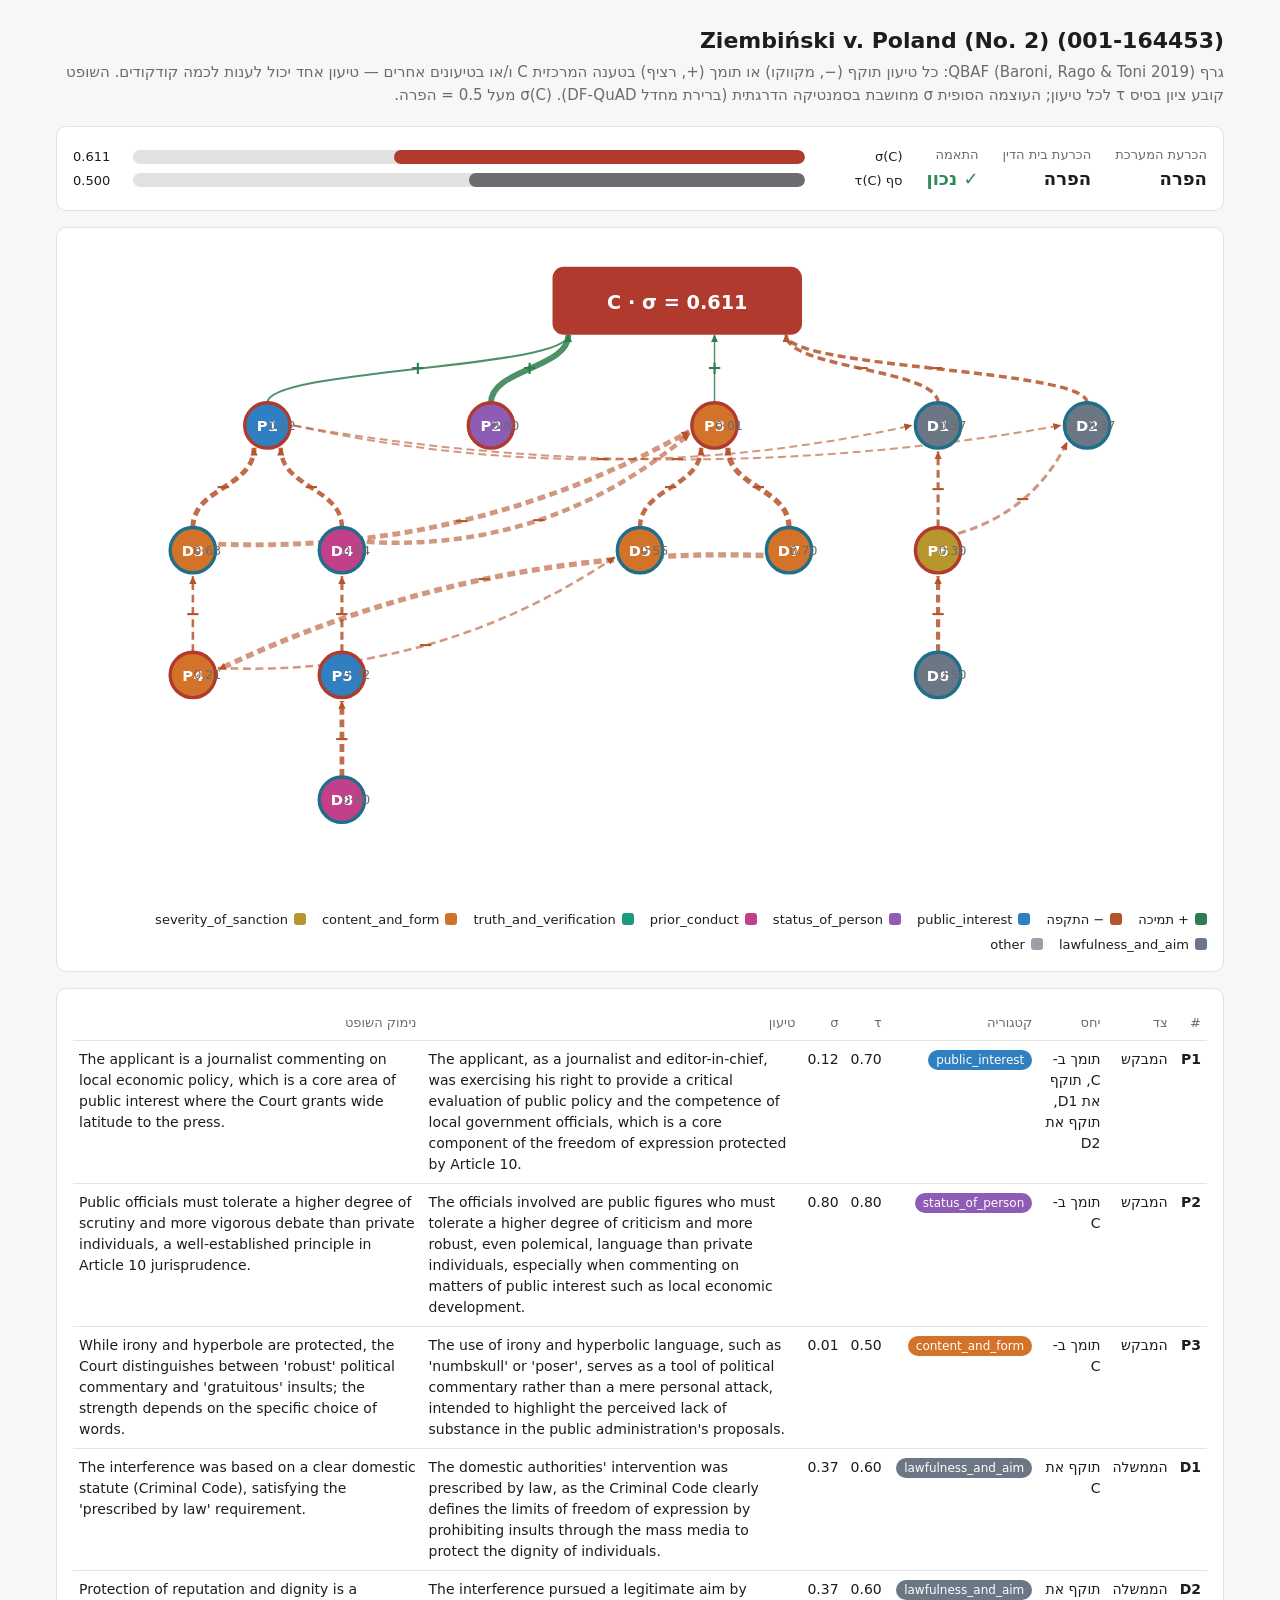
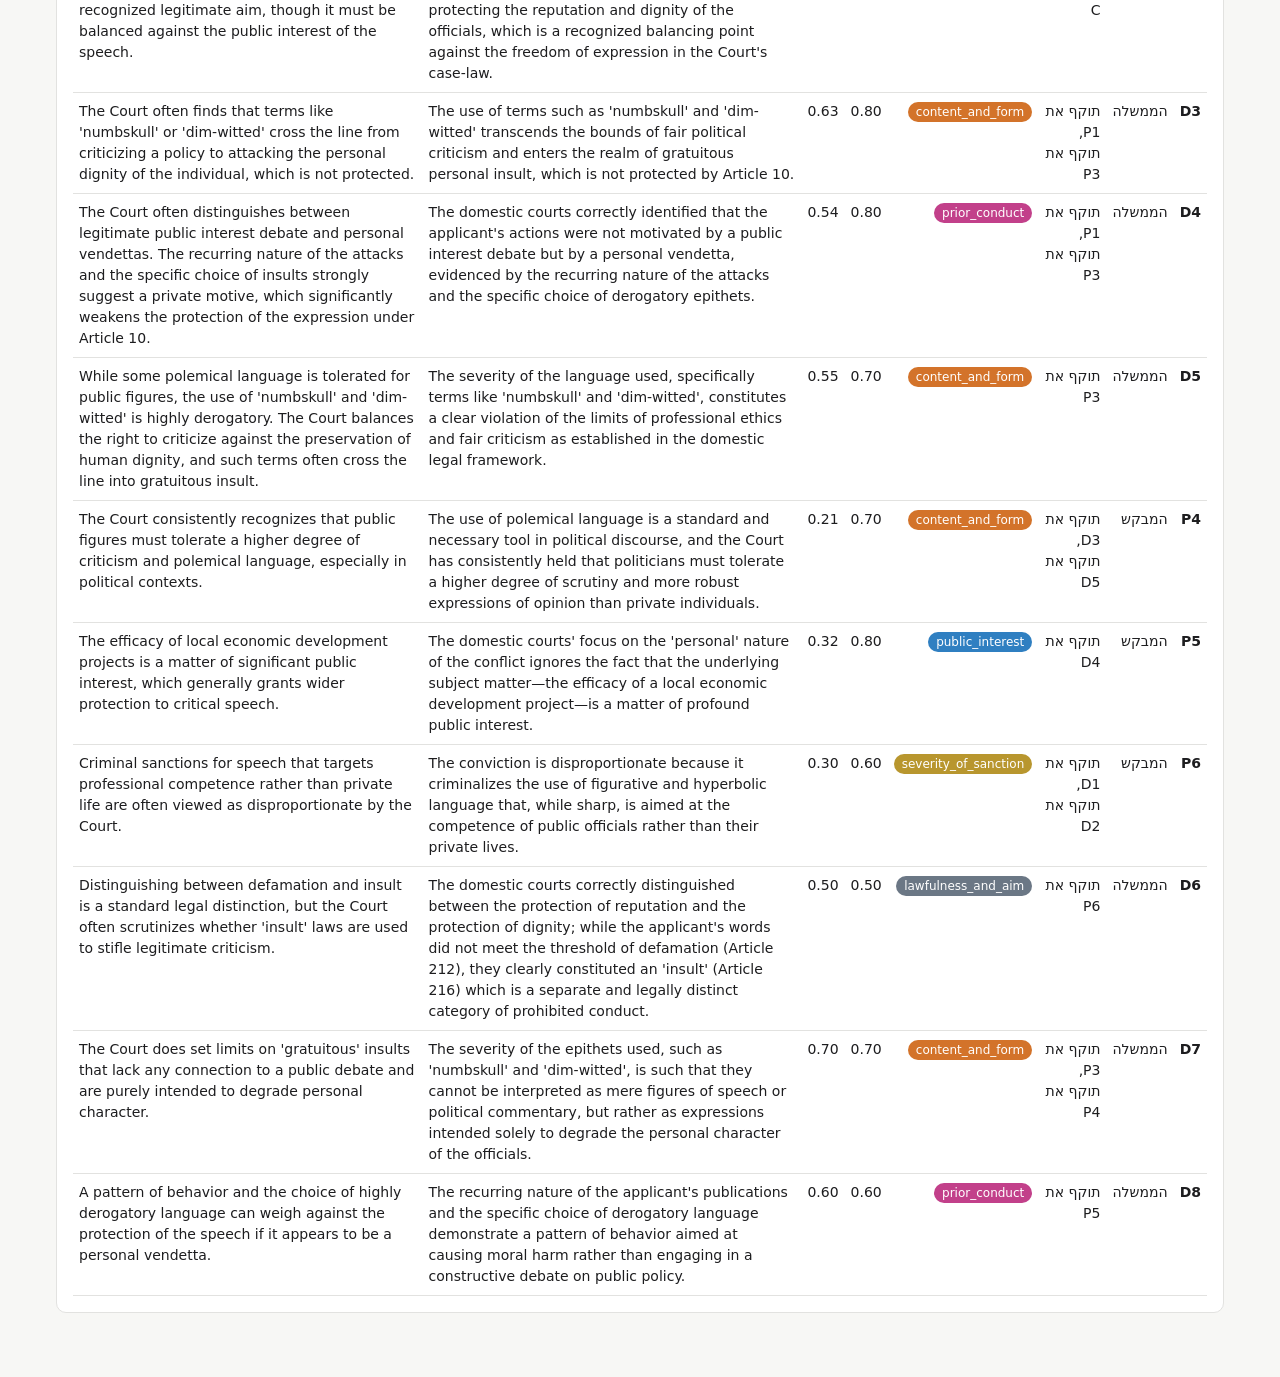
<file: data/local/ollama-gemma4-12b/simulations/graphs/001-164453.html>
<!doctype html>
<html lang="he" dir="rtl">
<head>
<meta charset="utf-8">
<meta name="viewport" content="width=device-width, initial-scale=1">
<title>QBAF Graph</title>
<style>
  :root {
    --bg: #f7f7f5; --panel: #ffffff; --text: #1d1d1f; --muted: #6b6b70; --line: #e2e2e0;
    --violation: #b03a2e; --no-violation: #1f6f8b;
  }
  @media (prefers-color-scheme: dark) {
    :root { --bg: #161618; --panel: #1f1f22; --text: #ececee; --muted: #9a9aa0; --line: #333338;
            --violation: #e06c5f; --no-violation: #5fb3d1; }
  }
  * { box-sizing: border-box; }
  body { margin: 0; background: var(--bg); color: var(--text);
         font: 15px/1.5 system-ui, -apple-system, "Segoe UI", Arial, sans-serif; }
  main { max-width: 1200px; margin: 0 auto; padding: 24px 16px 48px; }
  h1 { font-size: 22px; margin: 0 0 4px; }
  .sub { color: var(--muted); margin: 0 0 20px; }
  .panel { background: var(--panel); border: 1px solid var(--line); border-radius: 10px; padding: 16px; margin-bottom: 16px; }
  .verdict { display: flex; flex-wrap: wrap; gap: 24px; align-items: center; }
  .verdict .item b { display: block; font-size: 13px; color: var(--muted); font-weight: 500; }
  .verdict .item span { font-size: 18px; font-weight: 600; }
  .ok { color: #2e8b57; } .bad { color: #c0392b; }
  .bars { flex: 1 1 320px; }
  .bar { display: flex; align-items: center; gap: 8px; margin: 4px 0; }
  .bar .label { width: 90px; font-size: 13px; }
  .bar .track { flex: 1; height: 14px; background: var(--line); border-radius: 7px; overflow: hidden; }
  .bar .fill { height: 100%; border-radius: 7px; }
  .bar .num { width: 52px; font-variant-numeric: tabular-nums; font-size: 13px; text-align: left; }
  svg { width: 100%; height: auto; display: block; }
  .legend { display: flex; flex-wrap: wrap; gap: 6px 16px; font-size: 13px; margin-top: 8px; }
  .legend i { display: inline-block; width: 12px; height: 12px; border-radius: 3px; margin-left: 6px; vertical-align: -1px; }
  table { width: 100%; border-collapse: collapse; font-size: 14px; }
  th, td { text-align: right; padding: 8px 6px; border-bottom: 1px solid var(--line); vertical-align: top; }
  th { color: var(--muted); font-weight: 500; font-size: 13px; }
  td.en { direction: ltr; text-align: left; }
  tr.selected { background: color-mix(in srgb, var(--no-violation) 14%, transparent); }
  .chip { display: inline-block; padding: 1px 8px; border-radius: 10px; color: #fff; font-size: 12px; white-space: nowrap; }
  .table-wrap { overflow-x: auto; }
  .node { cursor: pointer; }
</style>
</head>
<body>
<main>
  <h1 id="title"></h1>
  <p class="sub">גרף QBAF (Baroni, Rago &amp; Toni 2019): כל טיעון תוקף (−, מקווקו) או תומך (+, רציף) בטענה המרכזית C ו/או בטיעונים אחרים — טיעון אחד יכול לענות לכמה קודקודים.
    השופט קובע ציון בסיס τ לכל טיעון; העוצמה הסופית σ מחושבת בסמנטיקה הדרגתית (ברירת מחדל DF-QuAD). σ(C) מעל 0.5 = הפרה.</p>

  <section class="panel verdict">
    <div class="item"><b>הכרעת המערכת</b><span id="predicted"></span></div>
    <div class="item"><b>הכרעת בית הדין</b><span id="actual"></span></div>
    <div class="item"><b>התאמה</b><span id="match"></span></div>
    <div class="bars" id="bars"></div>
  </section>

  <section class="panel">
    <svg id="graph" role="img" aria-label="QBAF graph"></svg>
    <div class="legend" id="legend"></div>
  </section>

  <section class="panel table-wrap">
    <table>
      <thead><tr><th>#</th><th>צד</th><th>יחס</th><th>קטגוריה</th><th>τ</th><th>σ</th><th>טיעון</th><th>נימוק השופט</th></tr></thead>
      <tbody id="rows"></tbody>
    </table>
  </section>
</main>
<script>
const DATA = {
  "caseId" : "001-164453",
  "title" : "Ziembiński v. Poland (No. 2)",
  "claim" : "The interference with the applicant's freedom of expression violated Article 10 of the Convention.",
  "actualOutcome" : "violation",
  "predictedOutcome" : "violation",
  "claimStrength" : 0.6107711644156231,
  "arguments" : [ {
    "id" : "P1",
    "side" : "applicant",
    "text" : "The applicant, as a journalist and editor-in-chief, was exercising his right to provide a critical evaluation of public policy and the competence of local government officials, which is a core component of the freedom of expression protected by Article 10.",
    "category" : "public_interest",
    "strength" : 0.7,
    "baseScore" : 0.7,
    "finalStrength" : 0.11746559999999984,
    "edges" : [ {
      "from" : "P1",
      "to" : "C",
      "relation" : "support"
    }, {
      "from" : "P1",
      "to" : "D1",
      "relation" : "attack"
    }, {
      "from" : "P1",
      "to" : "D2",
      "relation" : "attack"
    } ],
    "depth" : 1,
    "rationale" : "The applicant is a journalist commenting on local economic policy, which is a core area of public interest where the Court grants wide latitude to the press."
  }, {
    "id" : "P2",
    "side" : "applicant",
    "text" : "The officials involved are public figures who must tolerate a higher degree of criticism and more robust, even polemical, language than private individuals, especially when commenting on matters of public interest such as local economic development.",
    "category" : "status_of_person",
    "strength" : 0.8,
    "baseScore" : 0.8,
    "finalStrength" : 0.8,
    "edges" : [ {
      "from" : "P2",
      "to" : "C",
      "relation" : "support"
    } ],
    "depth" : 1,
    "rationale" : "Public officials must tolerate a higher degree of scrutiny and more vigorous debate than private individuals, a well-established principle in Article 10 jurisprudence."
  }, {
    "id" : "P3",
    "side" : "applicant",
    "text" : "The use of irony and hyperbolic language, such as 'numbskull' or 'poser', serves as a tool of political commentary rather than a mere personal attack, intended to highlight the perceived lack of substance in the public administration's proposals.",
    "category" : "content_and_form",
    "strength" : 0.5,
    "baseScore" : 0.5,
    "finalStrength" : 0.011251526399999934,
    "edges" : [ {
      "from" : "P3",
      "to" : "C",
      "relation" : "support"
    } ],
    "depth" : 1,
    "rationale" : "While irony and hyperbole are protected, the Court distinguishes between 'robust' political commentary and 'gratuitous' insults; the strength depends on the specific choice of words."
  }, {
    "id" : "D1",
    "side" : "government",
    "text" : "The domestic authorities' intervention was prescribed by law, as the Criminal Code clearly defines the limits of freedom of expression by prohibiting insults through the mass media to protect the dignity of individuals.",
    "category" : "lawfulness_and_aim",
    "strength" : 0.6,
    "baseScore" : 0.6,
    "finalStrength" : 0.3706644480000001,
    "edges" : [ {
      "from" : "D1",
      "to" : "C",
      "relation" : "attack"
    } ],
    "depth" : 1,
    "rationale" : "The interference was based on a clear domestic statute (Criminal Code), satisfying the 'prescribed by law' requirement."
  }, {
    "id" : "D2",
    "side" : "government",
    "text" : "The interference pursued a legitimate aim by protecting the reputation and dignity of the officials, which is a recognized balancing point against the freedom of expression in the Court's case-law.",
    "category" : "lawfulness_and_aim",
    "strength" : 0.6,
    "baseScore" : 0.6,
    "finalStrength" : 0.3706644480000001,
    "edges" : [ {
      "from" : "D2",
      "to" : "C",
      "relation" : "attack"
    } ],
    "depth" : 1,
    "rationale" : "Protection of reputation and dignity is a recognized legitimate aim, though it must be balanced against the public interest of the speech."
  }, {
    "id" : "D3",
    "side" : "government",
    "text" : "The use of terms such as 'numbskull' and 'dim-witted' transcends the bounds of fair political criticism and enters the realm of gratuitous personal insult, which is not protected by Article 10.",
    "category" : "content_and_form",
    "strength" : 0.8,
    "baseScore" : 0.8,
    "finalStrength" : 0.632,
    "edges" : [ {
      "from" : "D3",
      "to" : "P1",
      "relation" : "attack"
    }, {
      "from" : "D3",
      "to" : "P3",
      "relation" : "attack"
    } ],
    "depth" : 2,
    "rationale" : "The Court often finds that terms like 'numbskull' or 'dim-witted' cross the line from criticizing a policy to attacking the personal dignity of the individual, which is not protected."
  }, {
    "id" : "D4",
    "side" : "government",
    "text" : "The domestic courts correctly identified that the applicant's actions were not motivated by a public interest debate but by a personal vendetta, evidenced by the recurring nature of the attacks and the specific choice of derogatory epithets.",
    "category" : "prior_conduct",
    "strength" : 0.8,
    "baseScore" : 0.8,
    "finalStrength" : 0.544,
    "edges" : [ {
      "from" : "D4",
      "to" : "P1",
      "relation" : "attack"
    }, {
      "from" : "D4",
      "to" : "P3",
      "relation" : "attack"
    } ],
    "depth" : 2,
    "rationale" : "The Court often distinguishes between legitimate public interest debate and personal vendettas. The recurring nature of the attacks and the specific choice of insults strongly suggest a private motive, which significantly weakens the protection of the expression under Article 10."
  }, {
    "id" : "D5",
    "side" : "government",
    "text" : "The severity of the language used, specifically terms like 'numbskull' and 'dim-witted', constitutes a clear violation of the limits of professional ethics and fair criticism as established in the domestic legal framework.",
    "category" : "content_and_form",
    "strength" : 0.7,
    "baseScore" : 0.7,
    "finalStrength" : 0.5529999999999999,
    "edges" : [ {
      "from" : "D5",
      "to" : "P3",
      "relation" : "attack"
    } ],
    "depth" : 2,
    "rationale" : "While some polemical language is tolerated for public figures, the use of 'numbskull' and 'dim-witted' is highly derogatory. The Court balances the right to criticize against the preservation of human dignity, and such terms often cross the line into gratuitous insult."
  }, {
    "id" : "P4",
    "side" : "applicant",
    "text" : "The use of polemical language is a standard and necessary tool in political discourse, and the Court has consistently held that politicians must tolerate a higher degree of scrutiny and more robust expressions of opinion than private individuals.",
    "category" : "content_and_form",
    "strength" : 0.7,
    "baseScore" : 0.7,
    "finalStrength" : 0.21000000000000002,
    "edges" : [ {
      "from" : "P4",
      "to" : "D3",
      "relation" : "attack"
    }, {
      "from" : "P4",
      "to" : "D5",
      "relation" : "attack"
    } ],
    "depth" : 3,
    "rationale" : "The Court consistently recognizes that public figures must tolerate a higher degree of criticism and polemical language, especially in political contexts."
  }, {
    "id" : "P5",
    "side" : "applicant",
    "text" : "The domestic courts' focus on the 'personal' nature of the conflict ignores the fact that the underlying subject matter—the efficacy of a local economic development project—is a matter of profound public interest.",
    "category" : "public_interest",
    "strength" : 0.8,
    "baseScore" : 0.8,
    "finalStrength" : 0.32000000000000006,
    "edges" : [ {
      "from" : "P5",
      "to" : "D4",
      "relation" : "attack"
    } ],
    "depth" : 3,
    "rationale" : "The efficacy of local economic development projects is a matter of significant public interest, which generally grants wider protection to critical speech."
  }, {
    "id" : "P6",
    "side" : "applicant",
    "text" : "The conviction is disproportionate because it criminalizes the use of figurative and hyperbolic language that, while sharp, is aimed at the competence of public officials rather than their private lives.",
    "category" : "severity_of_sanction",
    "strength" : 0.6,
    "baseScore" : 0.6,
    "finalStrength" : 0.3,
    "edges" : [ {
      "from" : "P6",
      "to" : "D1",
      "relation" : "attack"
    }, {
      "from" : "P6",
      "to" : "D2",
      "relation" : "attack"
    } ],
    "depth" : 2,
    "rationale" : "Criminal sanctions for speech that targets professional competence rather than private life are often viewed as disproportionate by the Court."
  }, {
    "id" : "D6",
    "side" : "government",
    "text" : "The domestic courts correctly distinguished between the protection of reputation and the protection of dignity; while the applicant's words did not meet the threshold of defamation (Article 212), they clearly constituted an 'insult' (Article 216) which is a separate and legally distinct category of prohibited conduct.",
    "category" : "lawfulness_and_aim",
    "strength" : 0.5,
    "baseScore" : 0.5,
    "finalStrength" : 0.5,
    "edges" : [ {
      "from" : "D6",
      "to" : "P6",
      "relation" : "attack"
    } ],
    "depth" : 3,
    "rationale" : "Distinguishing between defamation and insult is a standard legal distinction, but the Court often scrutinizes whether 'insult' laws are used to stifle legitimate criticism."
  }, {
    "id" : "D7",
    "side" : "government",
    "text" : "The severity of the epithets used, such as 'numbskull' and 'dim-witted', is such that they cannot be interpreted as mere figures of speech or political commentary, but rather as expressions intended solely to degrade the personal character of the officials.",
    "category" : "content_and_form",
    "strength" : 0.7,
    "baseScore" : 0.7,
    "finalStrength" : 0.7,
    "edges" : [ {
      "from" : "D7",
      "to" : "P3",
      "relation" : "attack"
    }, {
      "from" : "D7",
      "to" : "P4",
      "relation" : "attack"
    } ],
    "depth" : 2,
    "rationale" : "The Court does set limits on 'gratuitous' insults that lack any connection to a public debate and are purely intended to degrade personal character."
  }, {
    "id" : "D8",
    "side" : "government",
    "text" : "The recurring nature of the applicant's publications and the specific choice of derogatory language demonstrate a pattern of behavior aimed at causing moral harm rather than engaging in a constructive debate on public policy.",
    "category" : "prior_conduct",
    "strength" : 0.6,
    "baseScore" : 0.6,
    "finalStrength" : 0.6,
    "edges" : [ {
      "from" : "D8",
      "to" : "P5",
      "relation" : "attack"
    } ],
    "depth" : 4,
    "rationale" : "A pattern of behavior and the choice of highly derogatory language can weigh against the protection of the speech if it appears to be a personal vendetta."
  } ],
  "pruned" : [ ]
};

const COLORS = {
  public_interest: "#2f7fc1", status_of_person: "#8e5bb5", prior_conduct: "#c2408a",
  truth_and_verification: "#1a9a7f", content_and_form: "#d3732a", severity_of_sanction: "#b8962e",
  lawfulness_and_aim: "#6b7785", other: "#9aa1a8"
};
const LABELS = { violation: "הפרה", no_violation: "אין הפרה" };
const css = getComputedStyle(document.documentElement);
const decisionColor = d => css.getPropertyValue(d === "violation" ? "--violation" : "--no-violation").trim();

document.getElementById("title").textContent = DATA.title + " (" + DATA.caseId + ")";
document.getElementById("predicted").textContent = LABELS[DATA.predictedOutcome] || DATA.predictedOutcome;
document.getElementById("actual").textContent = LABELS[DATA.actualOutcome];
const match = document.getElementById("match");
match.textContent = DATA.predictedOutcome === DATA.actualOutcome ? "✓ נכון" : "✗ לא נכון";
match.className = DATA.predictedOutcome === DATA.actualOutcome ? "ok" : "bad";

const c = DATA.claimStrength;
document.getElementById("bars").innerHTML =
  `<div class="bar"><span class="label">σ(C)</span>
     <span class="track"><span class="fill" style="display:block;width:${c * 100}%;background:${decisionColor(c > 0.5 ? "violation" : "no_violation")}"></span></span>
     <span class="num">${c.toFixed(3)}</span></div>
   <div class="bar"><span class="label">סף τ(C)</span><span class="track"><span class="fill" style="display:block;width:50%;background:var(--muted)"></span></span><span class="num">0.500</span></div>`;

// שכבות לפי המרחק הקצר מ-C. טיעון יכול לענות לכמה קודקודים: היעד הקרוב ביותר ל-C קובע את מקומו בפריסה
const EDGES = DATA.arguments.flatMap(a => a.edges);
const depth = { C: 0 }, parent = {};
for (let changed = true; changed;) {
  changed = false;
  for (const e of EDGES) {
    if (depth[e.to] == null) continue;
    if (depth[e.from] == null || depth[e.to] + 1 < depth[e.from]) { depth[e.from] = depth[e.to] + 1; parent[e.from] = e.to; changed = true; }
  }
}
const children = { C: [] };
DATA.arguments.forEach(a => { children[a.id] = []; });
DATA.arguments.forEach(a => children[parent[a.id] ?? "C"].push(a.id));
let leaf = 0;
const col = {};
const place = id => {
  if (!children[id].length) return (col[id] = leaf++);
  const cs = children[id].map(place);
  return (col[id] = (cs[0] + cs[cs.length - 1]) / 2);
};
place("C");
const maxDepth = Math.max(1, ...Object.values(depth));
const W = Math.max(1000, leaf * 64 + 80), gapX = (W - 80) / Math.max(1, leaf), gapY = 110, R = 20;
const height = 90 + maxDepth * gapY + 50;
const pos = id => ({ x: 40 + gapX * (col[id] + 0.5), y: 50 + (depth[id] ?? 1) * gapY });
const svg = document.getElementById("graph");
svg.setAttribute("viewBox", `0 0 ${W} ${height}`);
const NS = "http://www.w3.org/2000/svg";
const el = (tag, attrs, parentNode = svg) => {
  const e = document.createElementNS(NS, tag);
  for (const [k, v] of Object.entries(attrs)) e.setAttribute(k, v);
  parentNode.appendChild(e);
  return e;
};
const ATTACK = "#B5532A", SUPPORT = "#2E7D4F";
const defs = el("defs", {});
for (const [id, color] of [["attack", ATTACK], ["support", SUPPORT]]) {
  const m = el("marker", { id: "arrow-" + id, viewBox: "0 0 10 10", refX: 8.5, refY: 5, markerWidth: 8, markerHeight: 8,
                           markerUnits: "userSpaceOnUse", orient: "auto-start-reverse" }, defs);
  el("path", { d: "M 0 1 L 9 5 L 0 9 z", fill: color }, m);
}
const strengthOf = Object.fromEntries(DATA.arguments.map(a => [a.id, a.finalStrength]));
const anchor = (t, from, isClaim) => {
  if (isClaim) return { x: Math.max(t.x - 96, Math.min(t.x + 96, from.x)), y: t.y + 30 };
  const dx = from.x - t.x, dy = from.y - t.y, d = Math.hypot(dx, dy) || 1;
  return { x: t.x + (dx / d) * (R + 3), y: t.y + (dy / d) * (R + 3) };
};

for (const e of EDGES) {
  const p = pos(e.from), t = pos(e.to);
  const attack = e.relation === "attack";
  const end = anchor(t, p, e.to === "C");
  let d, mx, my;
  if (parent[e.from] === e.to) {
    const sy = p.y - R, cy = (sy + end.y) / 2;
    d = `M ${p.x} ${sy} C ${p.x} ${cy}, ${end.x} ${cy}, ${end.x} ${end.y}`;
    mx = (p.x + end.x) / 2; my = cy;
  } else {
    const start = anchor(p, t, false);
    const dx = end.x - start.x, dy = end.y - start.y, len = Math.hypot(dx, dy) || 1, bend = Math.min(60, len * 0.22);
    const cx = (start.x + end.x) / 2 - (dy / len) * bend, cy = (start.y + end.y) / 2 + (dx / len) * bend;
    d = `M ${start.x} ${start.y} Q ${cx} ${cy}, ${end.x} ${end.y}`;
    mx = 0.25 * start.x + 0.5 * cx + 0.25 * end.x; my = 0.25 * start.y + 0.5 * cy + 0.25 * end.y;
  }
  el("path", { d, fill: "none", stroke: attack ? ATTACK : SUPPORT, "stroke-width": 1.2 + strengthOf[e.from] * 5,
               "stroke-dasharray": attack ? "7 4" : "none", "stroke-opacity": parent[e.from] === e.to ? 0.85 : 0.6,
               "marker-end": `url(#arrow-${attack ? "attack" : "support"})` });
  el("text", { x: mx, y: my + 5, "text-anchor": "middle", "font-size": 16, "font-weight": 700,
               fill: attack ? ATTACK : SUPPORT }).textContent = attack ? "−" : "+";
}

const cp = pos("C");
el("rect", { x: cp.x - 110, y: cp.y - 30, width: 220, height: 60, rx: 10, fill: decisionColor(c > 0.5 ? "violation" : "no_violation") });
const ct = el("text", { x: cp.x, y: cp.y + 7, "text-anchor": "middle", fill: "#fff", "font-size": 17, "font-weight": 600 });
ct.textContent = `C · σ = ${c.toFixed(3)}`;
el("title", {}, ct).textContent = DATA.claim;

const edgesText = a => a.edges.map(e => `${e.relation === "attack" ? "תוקף את" : "תומך ב-"}${e.relation === "attack" ? " " : ""}${e.to}`).join(", ");
for (const a of DATA.arguments) {
  const p = pos(a.id);
  const g = el("g", { class: "node", "data-id": a.id });
  el("circle", { cx: p.x, cy: p.y, r: R, fill: COLORS[a.category] || "#9aa1a8",
                 stroke: decisionColor(a.side === "applicant" ? "violation" : "no_violation"), "stroke-width": 3 }, g);
  el("text", { x: p.x, y: p.y + 5, "text-anchor": "middle", fill: "#fff", "font-size": 13, "font-weight": 600 }, g).textContent = a.id;
  el("text", { x: p.x + R + 5, y: p.y + 4, fill: css.getPropertyValue("--muted").trim(), "font-size": 11 }, g)
    .textContent = a.finalStrength.toFixed(2);
  el("title", {}, g).textContent = `${a.id} · ${a.edges.map(e => e.relation + "s " + e.to).join(", ")} · ${a.category} · τ ${a.baseScore.toFixed(2)} · σ ${a.finalStrength.toFixed(2)}\n${a.text}`;
  g.addEventListener("click", () => select(a.id));
}

document.getElementById("legend").innerHTML =
  `<span><i style="background:${SUPPORT}"></i>+ תמיכה</span><span><i style="background:${ATTACK}"></i>− התקפה</span>` +
  Object.entries(COLORS).map(([k, color]) => `<span><i style="background:${color}"></i>${k}</span>`).join("");

const rows = document.getElementById("rows");
rows.innerHTML = DATA.arguments.map(a =>
  `<tr id="row-${a.id}"><td><b>${a.id}</b></td><td>${a.side === "applicant" ? "המבקש" : "הממשלה"}</td>
     <td>${edgesText(a)}</td>
     <td><span class="chip" style="background:${COLORS[a.category] || "#9aa1a8"}">${a.category}</span></td>
     <td>${a.baseScore.toFixed(2)}</td><td>${a.finalStrength.toFixed(2)}</td><td class="en"></td><td class="en"></td></tr>`).join("") +
  (DATA.pruned || []).map(p =>
  `<tr id="row-${p.id}" style="opacity:0.55"><td><b>${p.id}</b></td><td>${p.side === "applicant" ? "המבקש" : "הממשלה"}</td>
     <td colspan="4">מוזג אל ${p.duplicateOf} (חוזר על אותה טענה, לא נספר פעמיים)</td><td class="en"></td><td class="en"></td></tr>`).join("");
DATA.arguments.forEach(a => {
  const cells = document.querySelectorAll(`#row-${a.id} td.en`);
  cells[0].textContent = a.text;
  cells[1].textContent = a.rationale || "";
});
(DATA.pruned || []).forEach(p => { document.querySelectorAll(`#row-${p.id} td.en`)[0].textContent = p.text; });

function select(id) {
  document.querySelectorAll("tr.selected").forEach(r => r.classList.remove("selected"));
  const row = document.getElementById("row-" + id);
  row.classList.add("selected");
  row.scrollIntoView({ behavior: "smooth", block: "center" });
}
</script>
</body>
</html>
</file>
